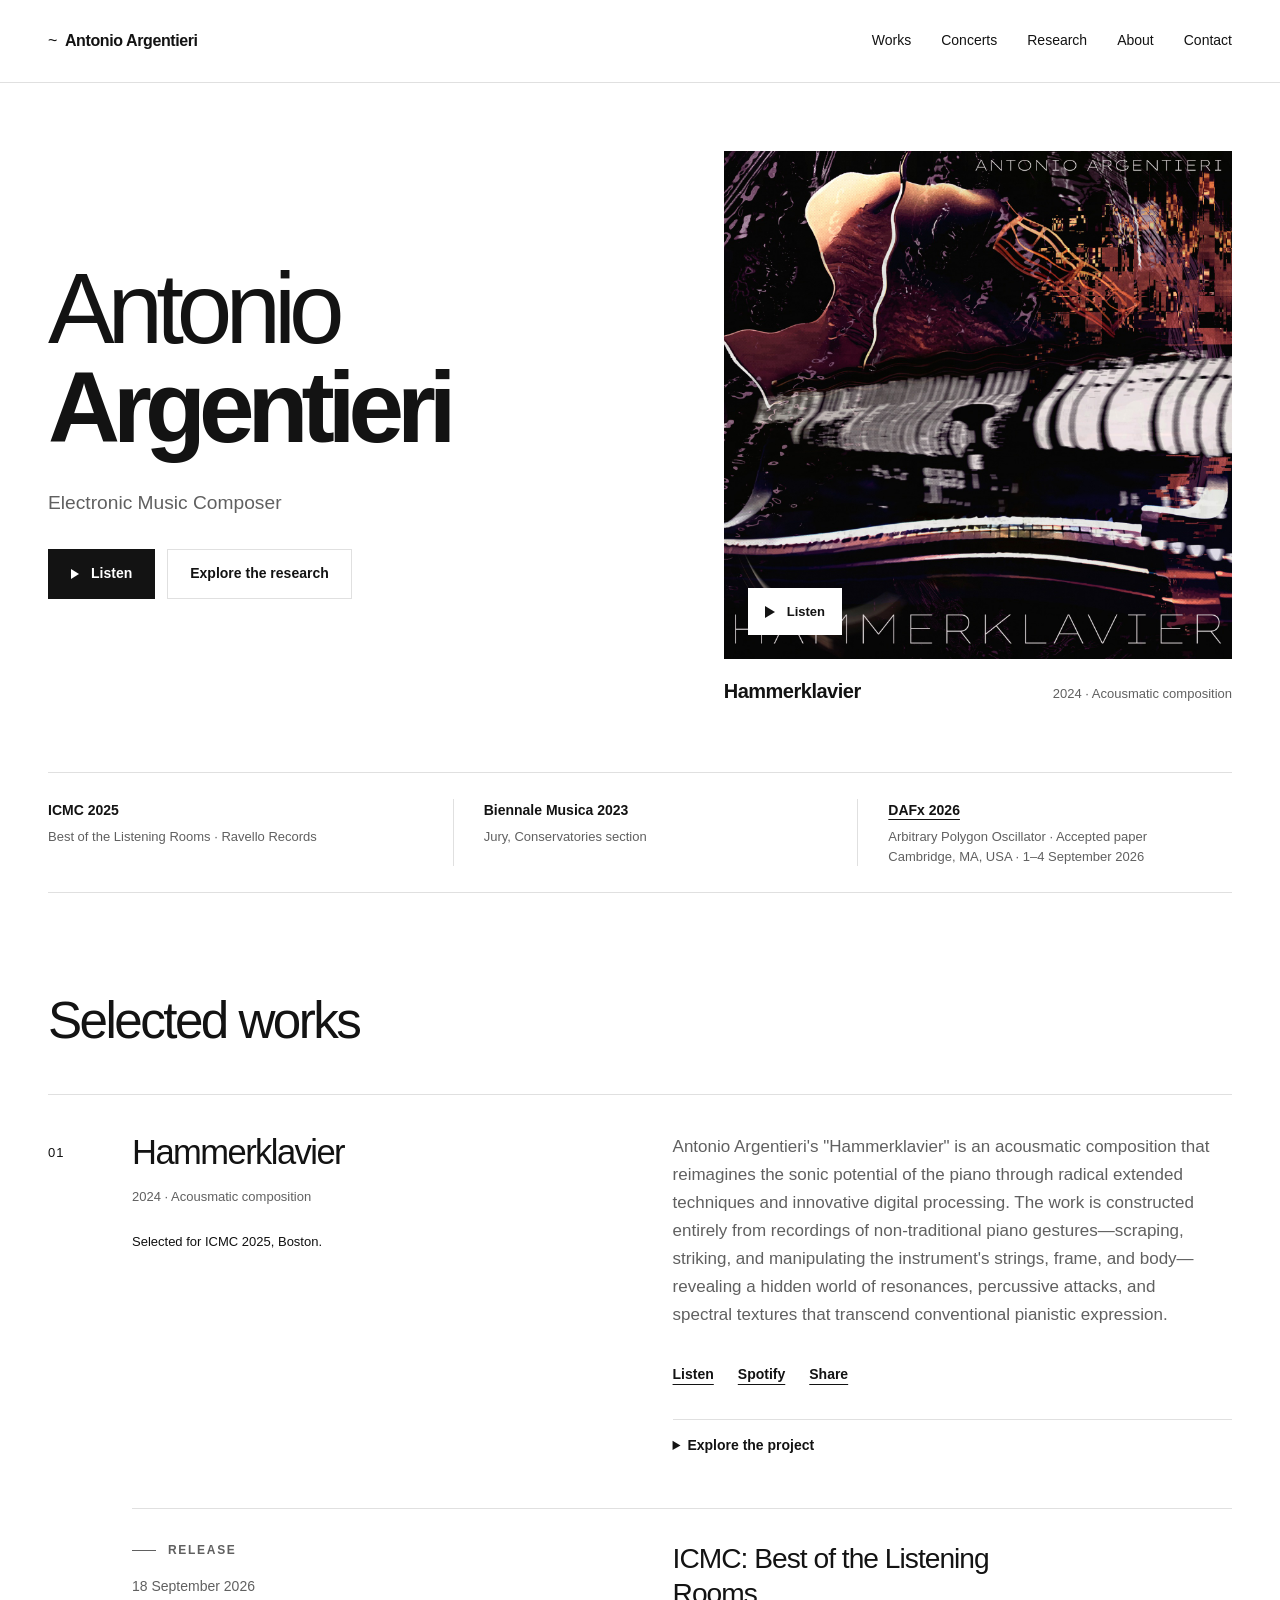
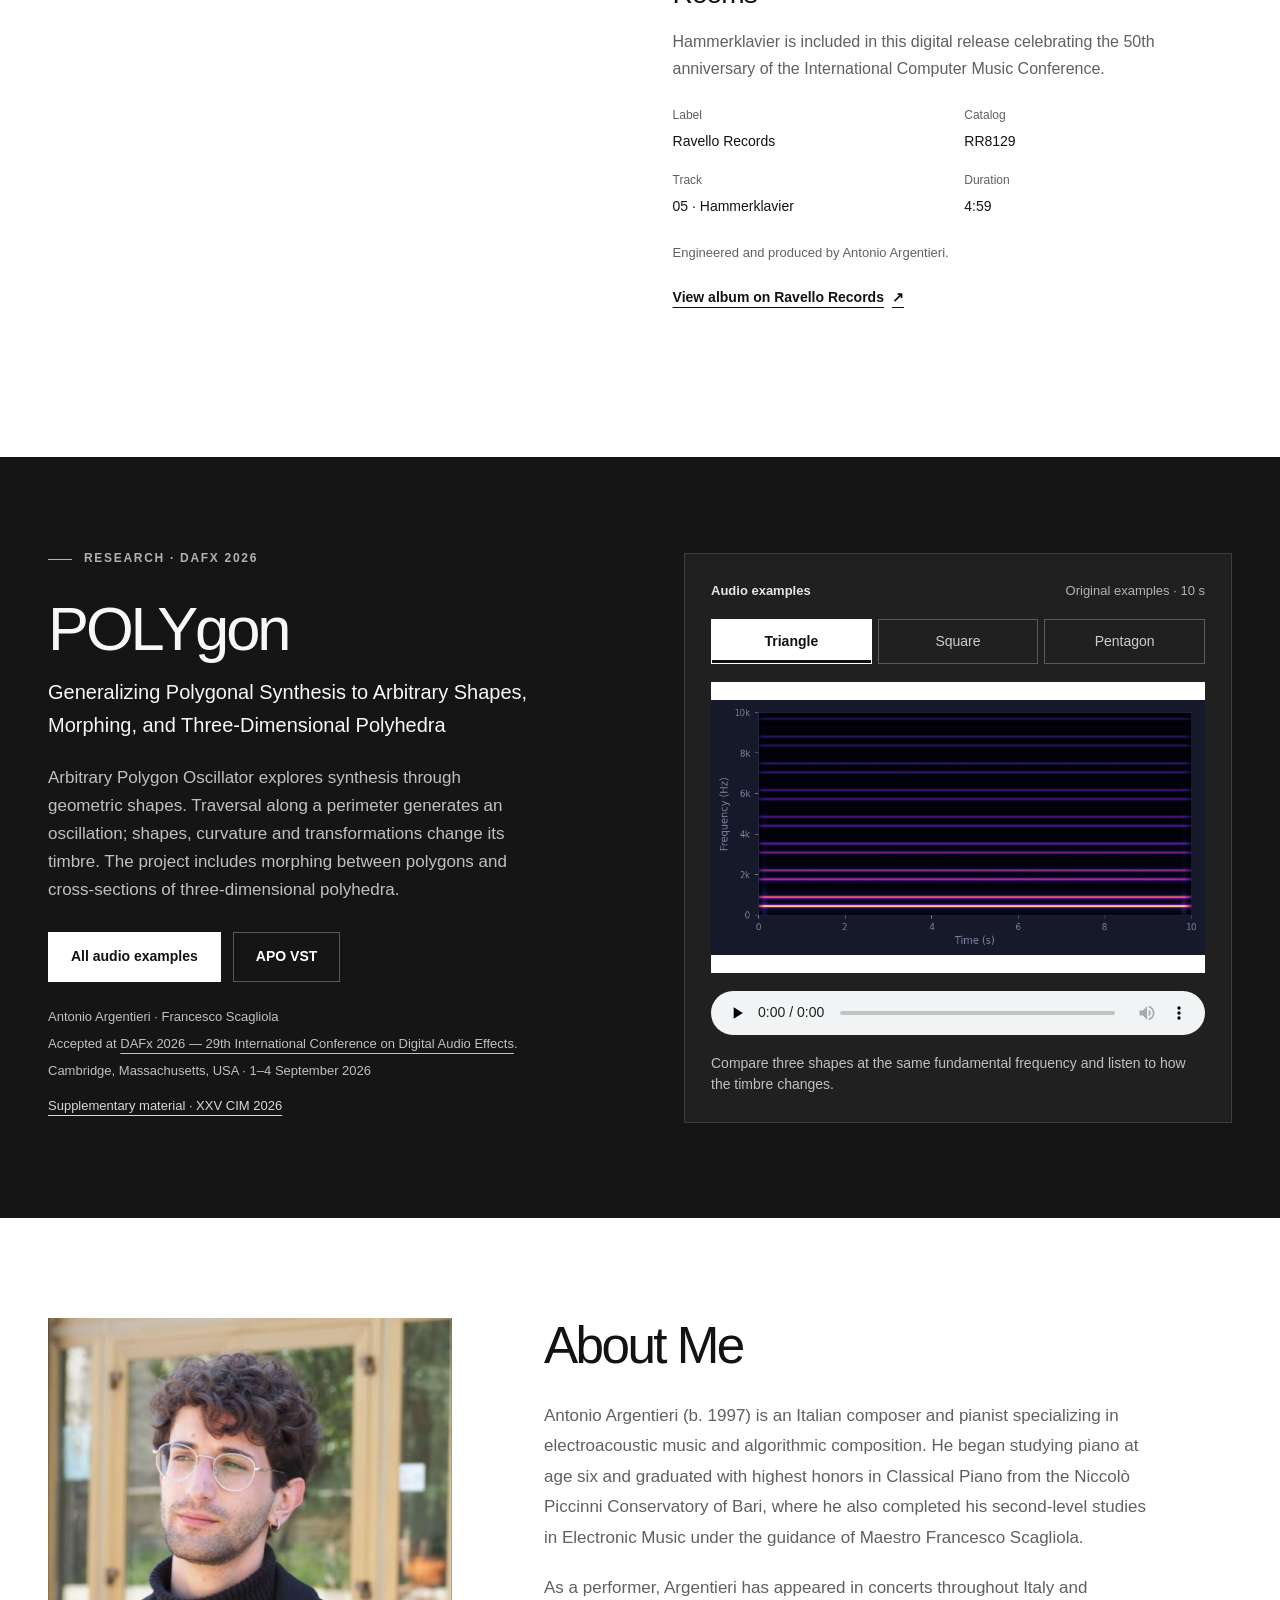
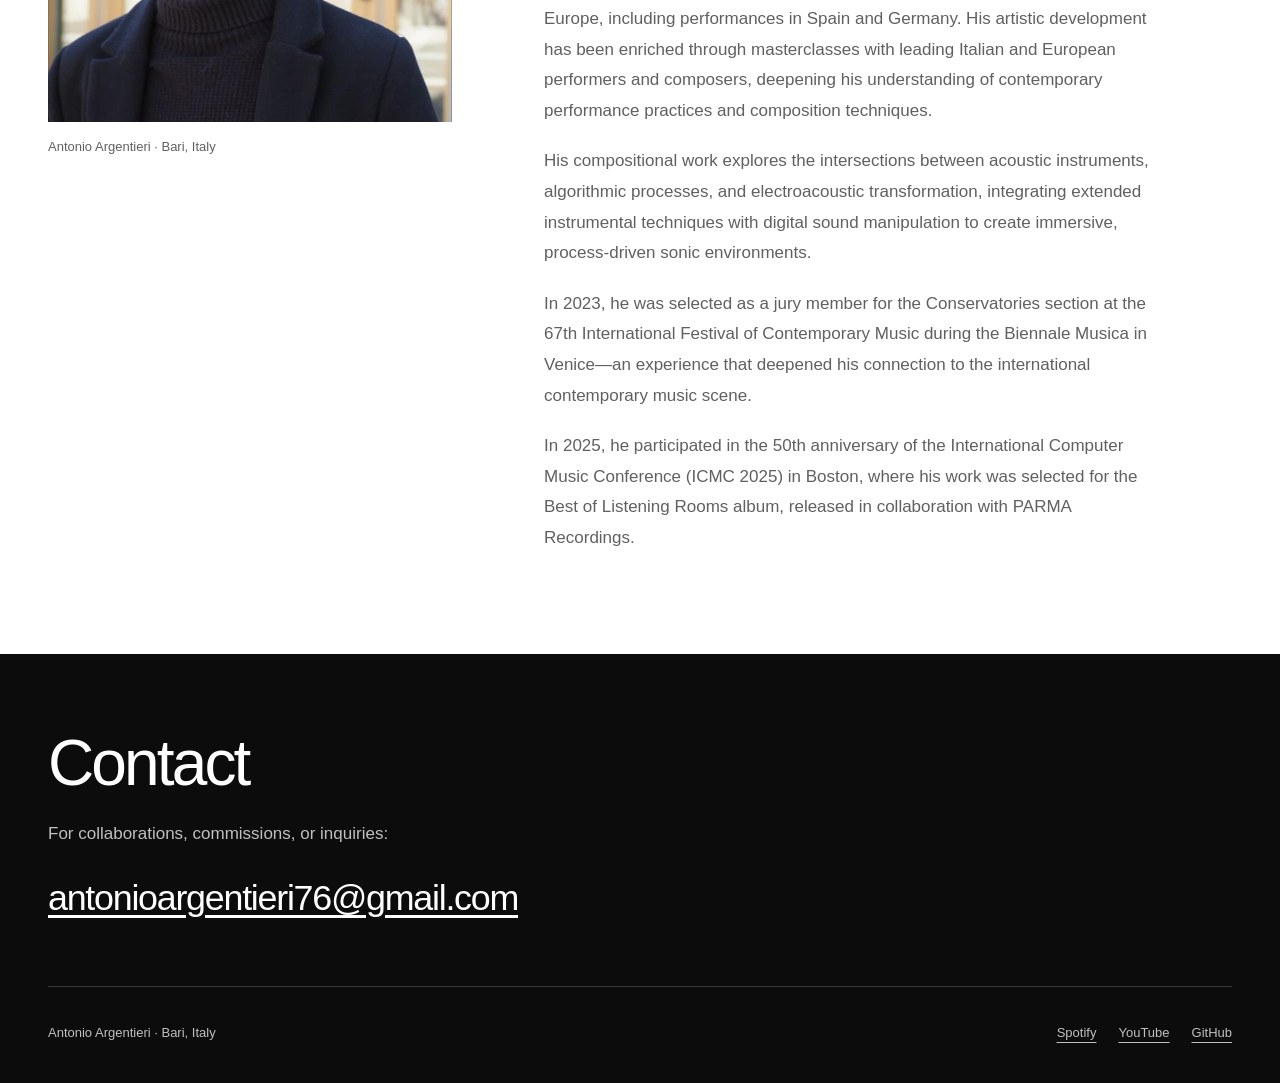
<file: index.html>
<!doctype html>
<html lang="en">
<head>
  <meta charset="utf-8">
  <meta name="viewport" content="width=device-width,initial-scale=1">
  <title>Antonio Argentieri — Composer, pianist and sound research</title>
  <meta name="description" content="Antonio Argentieri, composer and pianist. Electroacoustic music, algorithmic composition and sound research: listen to Hammerklavier and explore POLYgon.">

  <meta property="og:title" content="Antonio Argentieri — Composer, pianist and sound research">
  <meta property="og:description" content="Antonio Argentieri, composer and pianist. Electroacoustic music, algorithmic composition and sound research: listen to Hammerklavier and explore POLYgon.">
  <meta property="og:type" content="website">
  <meta property="og:image" content="https://www.antonioargentieri.com/logo.jpg">
  <meta property="og:image:width" content="1080">
  <meta property="og:image:height" content="1080">
  <link rel="icon" type="image/png" sizes="96x96" href="favicon-96x96.png">
  <link rel="apple-touch-icon" href="apple-touch-icon.png">
  <link rel="stylesheet" href="assets/site.css">
  <script src="assets/site.js" defer></script>
  <link rel="canonical" href="https://www.antonioargentieri.com/">
  <meta property="og:url" content="https://www.antonioargentieri.com/">
</head>
<body>
  <a class="skip-link" href="#main">Skip to content</a>
  <header class="site-header">
    <div class="wrap header-inner">
      <a class="wordmark" href="#home" aria-label="Antonio Argentieri, home"><span aria-hidden="true">~</span>Antonio Argentieri</a>
      <button class="menu-toggle" type="button" aria-label="Open navigation" aria-controls="main-nav" aria-expanded="false"><span></span><span></span></button>
      <nav class="main-nav" id="main-nav" aria-label="Main navigation">
        <a href="#works">Works</a>
        <a href="concerts.html">Concerts</a>
        <a href="#research">Research</a>
        <a href="#about">About</a>
        <a href="#contact">Contact</a>
      </nav>
    </div>
  </header>
  <main id="main">
    <section class="hero wrap" id="home" aria-labelledby="hero-title">
      <div class="hero-copy">
        <h1 id="hero-title"><span>Antonio</span><span>Argentieri</span></h1>
        <p class="hero-description">Electronic Music Composer</p>
        <div class="actions">
          <button class="button" type="button" data-open-player aria-label="Listen to Hammerklavier"><span class="play-symbol" aria-hidden="true"></span><span>Listen</span></button>
          <a class="button secondary" href="#research">Explore the research</a>
        </div>
      </div>
      <figure class="hero-feature">
        <button class="cover-button" type="button" data-open-player aria-label="Listen to Hammerklavier">
          <img src="hk.jpg" width="1600" height="1600" alt="Hammerklavier cover: a collage of piano and abstract forms" fetchpriority="high">
          <span class="cover-play"><span class="play-symbol" aria-hidden="true"></span><span>Listen</span></span>
        </button>
        <figcaption class="feature-caption"><strong>Hammerklavier</strong><span>2024 · Acousmatic composition</span></figcaption>
      </figure>
    </section>
    <div class="credentials wrap" aria-label="Selections and activities">
      <div><strong>ICMC 2025</strong><p>Best of the Listening Rooms · Ravello Records</p></div>
      <div><strong>Biennale Musica 2023</strong><p>Jury, Conservatories section</p></div>
      <div><strong><a href="https://dafx26.mit.edu/" target="_blank" rel="noopener noreferrer">DAFx 2026</a></strong><p>Arbitrary Polygon Oscillator · Accepted paper<br>Cambridge, MA, USA · 1–4 September 2026</p></div>
    </div>
    <section class="section wrap" id="works" aria-labelledby="works-title">
      <div class="section-heading"><h2 id="works-title">Selected works</h2></div>
      <article class="work" id="hammerklavier" aria-labelledby="hammer-title">
        <div class="work-row">
          <span class="work-number" aria-hidden="true">01</span>
          <div class="work-heading"><h3 id="hammer-title">Hammerklavier</h3><p class="work-meta">2024 · Acousmatic composition</p><p class="work-note">Selected for ICMC 2025, Boston.</p></div>
          <div class="work-body">
            <p>Antonio Argentieri's "Hammerklavier" is an acousmatic composition that reimagines the sonic potential of the piano through radical extended techniques and innovative digital processing. The work is constructed entirely from recordings of non-traditional piano gestures—scraping, striking, and manipulating the instrument's strings, frame, and body—revealing a hidden world of resonances, percussive attacks, and spectral textures that transcend conventional pianistic expression.</p>
            <div class="work-links"><button class="text-button" type="button" data-open-player aria-label="Listen to Hammerklavier">Listen</button><a class="text-link" href="https://open.spotify.com/intl-it/track/1ISvlD7ISfUVOuJvJNOZIa" target="_blank" rel="noopener noreferrer">Spotify</a><button class="text-button" type="button" data-share="hammerklavier">Share</button></div>
            <details class="project-detail"><summary>Explore the project</summary><div class="detail-copy"><div><p class="work-award">Selected for the 50th Anniversary of the International Computer Music Conference 2025 (<a href="https://icmc2025.sites.northeastern.edu/" target="_blank">ICMC 2025 Boston</a>)</p>
<p>Antonio Argentieri's "Hammerklavier" is an acousmatic composition that reimagines the sonic potential of the piano through radical extended techniques and innovative digital processing. The work is constructed entirely from recordings of non-traditional piano gestures—scraping, striking, and manipulating the instrument's strings, frame, and body—revealing a hidden world of resonances, percussive attacks, and spectral textures that transcend conventional pianistic expression.</p>
<p>At the core of Hammerklavier is a sophisticated computational approach: custom Wolfram Language algorithms are employed to deconstruct and recontextualize raw piano samples, generating intricate timbral mutations and gestural transformations. This algorithmic intervention allows for an organic evolution of sound, where the boundaries between the instrument's acoustic identity and its digitally abstracted counterpart become increasingly fluid.</p>
<p>The result is a dynamic, percussive soundscape that merges human intuition with machine-driven recomposition, offering a listening experience that is at once immersive and unpredictable. Rooted in the electroacoustic tradition, Hammerklavier engages deeply with questions of materiality and abstraction, exploring the tension between the tangible, physical properties of the piano and the intangible, ever-shifting sonic architectures created through digital processing.</p></div></div></details>
          </div>

          <section class="record-release" id="hammerklavier-release" aria-labelledby="release-title">
            <div class="release-label"><p class="eyebrow">Release</p><p class="release-date"><time datetime="2026-09-18">18 September 2026</time></p></div>
            <div class="release-content">
              <h4 id="release-title">ICMC: Best of the Listening Rooms</h4>
              <p>Hammerklavier is included in this digital release celebrating the 50th anniversary of the International Computer Music Conference.</p>
              <dl class="release-facts">
                <div><dt>Label</dt><dd>Ravello Records</dd></div>
                <div><dt>Catalog</dt><dd>RR8129</dd></div>
                <div><dt>Track</dt><dd>05 · Hammerklavier</dd></div>
                <div><dt>Duration</dt><dd>4:59</dd></div>
              </dl>
              <p class="release-credit">Engineered and produced by Antonio Argentieri.</p>
              <a class="text-link" href="https://www.ravellorecords.com/catalog/rr8129/" target="_blank" rel="noopener noreferrer">View album on Ravello Records <span aria-hidden="true">↗</span></a>
            </div>
          </section>
        </div>
      </article>
    </section>
    <section class="research" id="research" aria-labelledby="research-title">
      <div class="wrap">
        <div><p class="eyebrow">Research · DAFx 2026</p><h2 id="research-title">POLYgon</h2><p class="research-subtitle">Generalizing Polygonal Synthesis to Arbitrary Shapes, Morphing, and Three-Dimensional Polyhedra</p><p class="research-description">Arbitrary Polygon Oscillator explores synthesis through geometric shapes. Traversal along a perimeter generates an oscillation; shapes, curvature and transformations change its timbre. The project includes morphing between polygons and cross-sections of three-dimensional polyhedra.</p><div class="actions"><a class="button" href="polygon_demo/">All audio examples</a><a class="button secondary" href="apo.html">APO VST</a></div><p class="research-meta">Antonio Argentieri · Francesco Scagliola<br><span>Accepted at <a href="https://dafx26.mit.edu/" target="_blank" rel="noopener noreferrer">DAFx 2026 — 29th International Conference on Digital Audio Effects</a>.</span><br><span>Cambridge, Massachusetts, USA · 1–4 September 2026</span></p><a class="research-more" href="CIM_CompanionPage/">Supplementary material · XXV CIM 2026</a></div>
        <div class="sound-lab" aria-labelledby="lab-title"><p class="lab-heading"><strong id="lab-title">Audio examples</strong><span>Original examples · 10 s</span></p><div class="sample-controls" aria-label="Choose a shape"><button class="sample-choice" type="button" data-sample="triangle" aria-pressed="true">Triangle</button><button class="sample-choice" type="button" data-sample="square" aria-pressed="false">Square</button><button class="sample-choice" type="button" data-sample="pentagon" aria-pressed="false">Pentagon</button></div><figure class="sample-plot"><img id="sample-plot" src="polygon_demo/Graphs/triangle_equilateral.png" alt="Spectrogram: equilateral triangle" loading="lazy"></figure><audio id="sample-audio" controls preload="none" src="polygon_demo/triangle_equilateral.wav" aria-label="Audio example: equilateral triangle"></audio><p class="lab-caption">Compare three shapes at the same fundamental frequency and listen to how the timbre changes.</p></div>
      </div>
    </section>
    <section class="section wrap" id="about" aria-labelledby="about-title"><div class="about-grid"><figure class="portrait"><img src="profile.jpeg" width="640" height="640" alt="Portrait of Antonio Argentieri" loading="lazy"><figcaption>Antonio Argentieri · Bari, Italy</figcaption></figure><div class="about-content"><h2 id="about-title">About Me</h2><div class="biography-copy"><div><p>Antonio Argentieri (b. 1997) is an Italian composer and pianist specializing in electroacoustic music and algorithmic composition. He began studying piano at age six and graduated with highest honors in Classical Piano from the Niccolò Piccinni Conservatory of Bari, where he also completed his second-level studies in Electronic Music under the guidance of Maestro Francesco Scagliola.</p>
<p>As a performer, Argentieri has appeared in concerts throughout Italy and Europe, including performances in Spain and Germany. His artistic development has been enriched through masterclasses with leading Italian and European performers and composers, deepening his understanding of contemporary performance practices and composition techniques.</p>
<p>His compositional work explores the intersections between acoustic instruments, algorithmic processes, and electroacoustic transformation, integrating extended instrumental techniques with digital sound manipulation to create immersive, process-driven sonic environments.</p>
<p>In 2023, he was selected as a jury member for the Conservatories section at the 67th International Festival of Contemporary Music during the Biennale Musica in Venice—an experience that deepened his connection to the international contemporary music scene.</p>
<p>In 2025, he participated in the 50th anniversary of the International Computer Music Conference (ICMC 2025) in Boston, where his work was selected for the Best of Listening Rooms album, released in collaboration with PARMA Recordings.</p></div></div></div></div></section>
  </main>
  <footer class="contact" id="contact"><div class="wrap"><h2>Contact</h2><p class="contact-intro">For collaborations, commissions, or inquiries:</p><a class="email" href="mailto:antonioargentieri76@gmail.com">antonioargentieri76@gmail.com</a><div class="footer-bottom"><span>Antonio Argentieri · Bari, Italy</span><div class="footer-links"><a href="https://open.spotify.com/intl-it/track/1ISvlD7ISfUVOuJvJNOZIa" target="_blank" rel="noopener noreferrer">Spotify</a><a href="https://www.youtube.com/watch?v=ixNxX3ZA22g" target="_blank" rel="noopener noreferrer">YouTube</a><a href="https://github.com/antonioargentieri1/Arbitrary_Polygon_Oscillator" target="_blank" rel="noopener noreferrer">GitHub</a></div></div></div></footer>
  <dialog class="player-dialog" id="player-dialog" aria-labelledby="player-title"><div class="player-top"><h2 id="player-title">Hammerklavier · Antonio Argentieri</h2><button class="close-player" type="button">Close</button></div><div class="video-container" id="video-container"></div><div class="player-bottom"><a href="https://www.youtube.com/watch?v=ixNxX3ZA22g" target="_blank" rel="noopener noreferrer">Open on YouTube</a><a href="https://open.spotify.com/intl-it/track/1ISvlD7ISfUVOuJvJNOZIa" target="_blank" rel="noopener noreferrer">Open on Spotify</a></div></dialog>
  <div class="notification" id="notification" role="status" aria-live="polite" hidden></div>
</body>
</html>
</file>
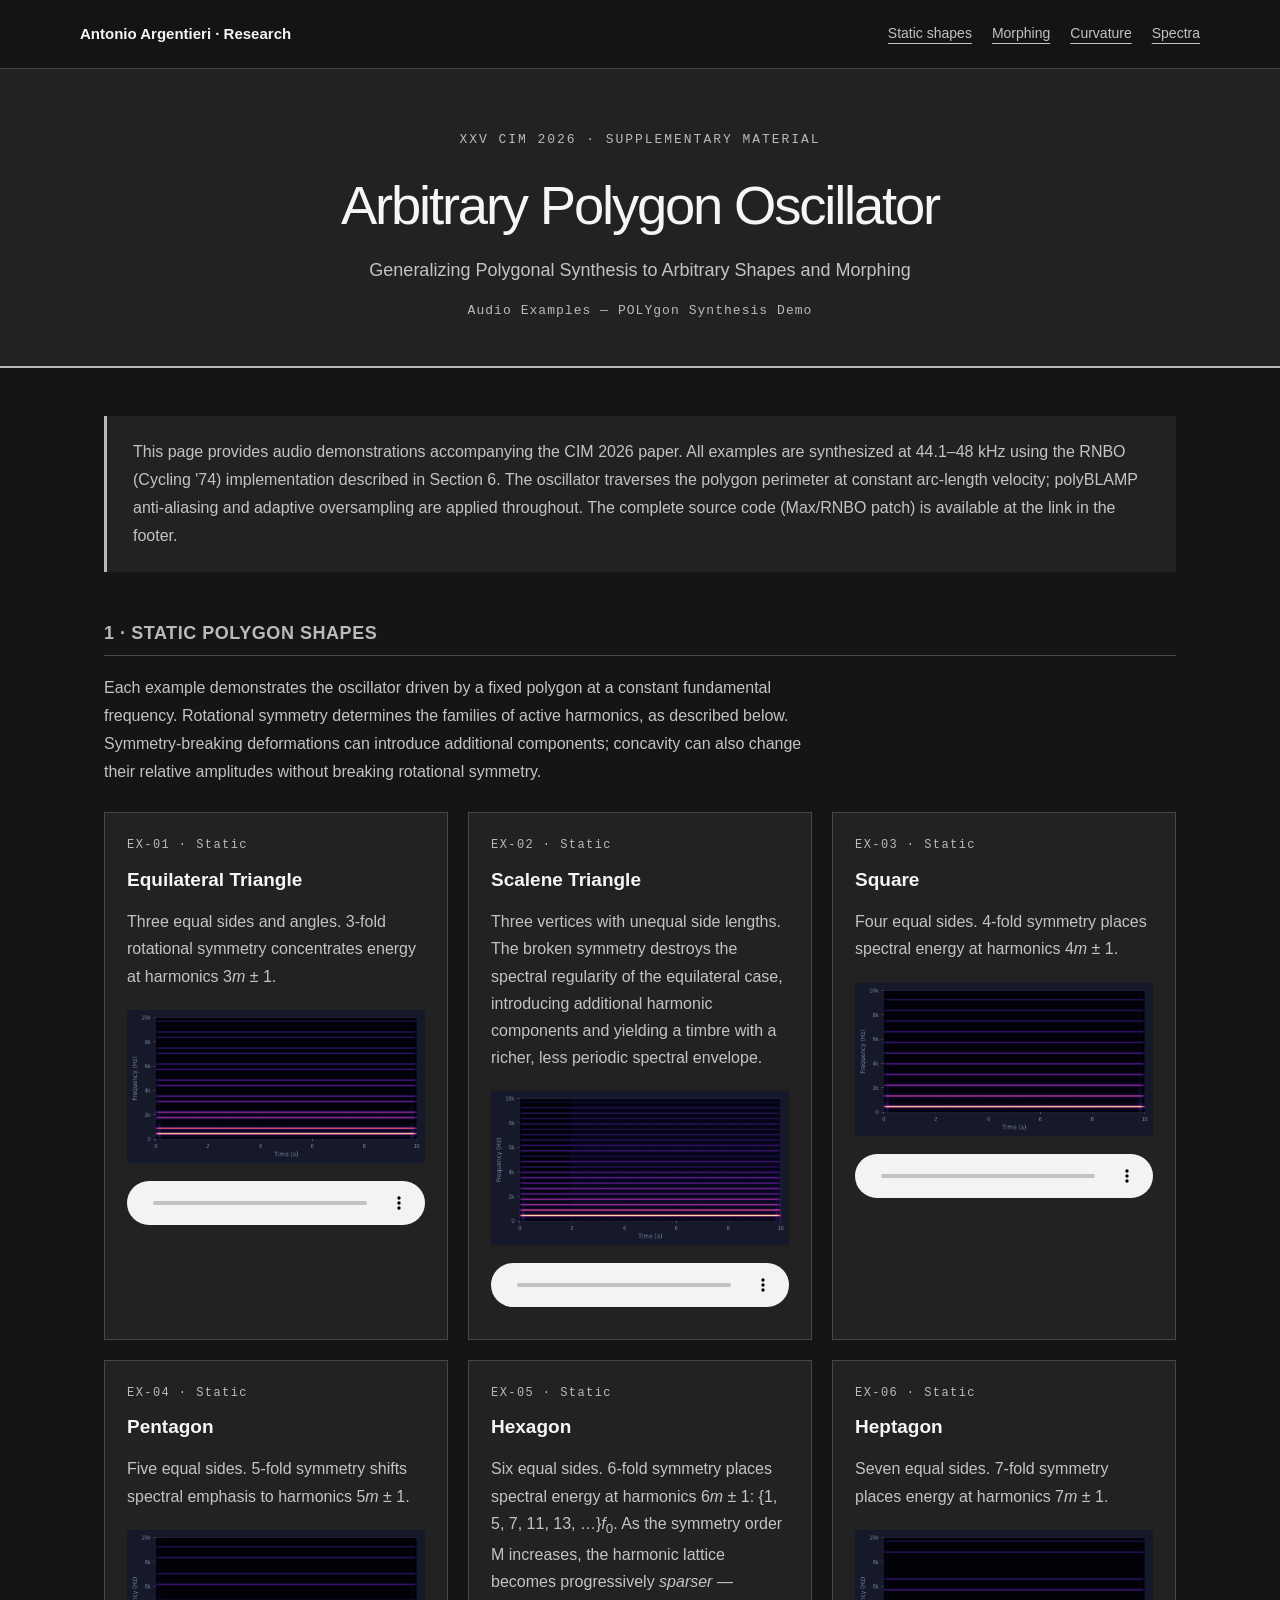
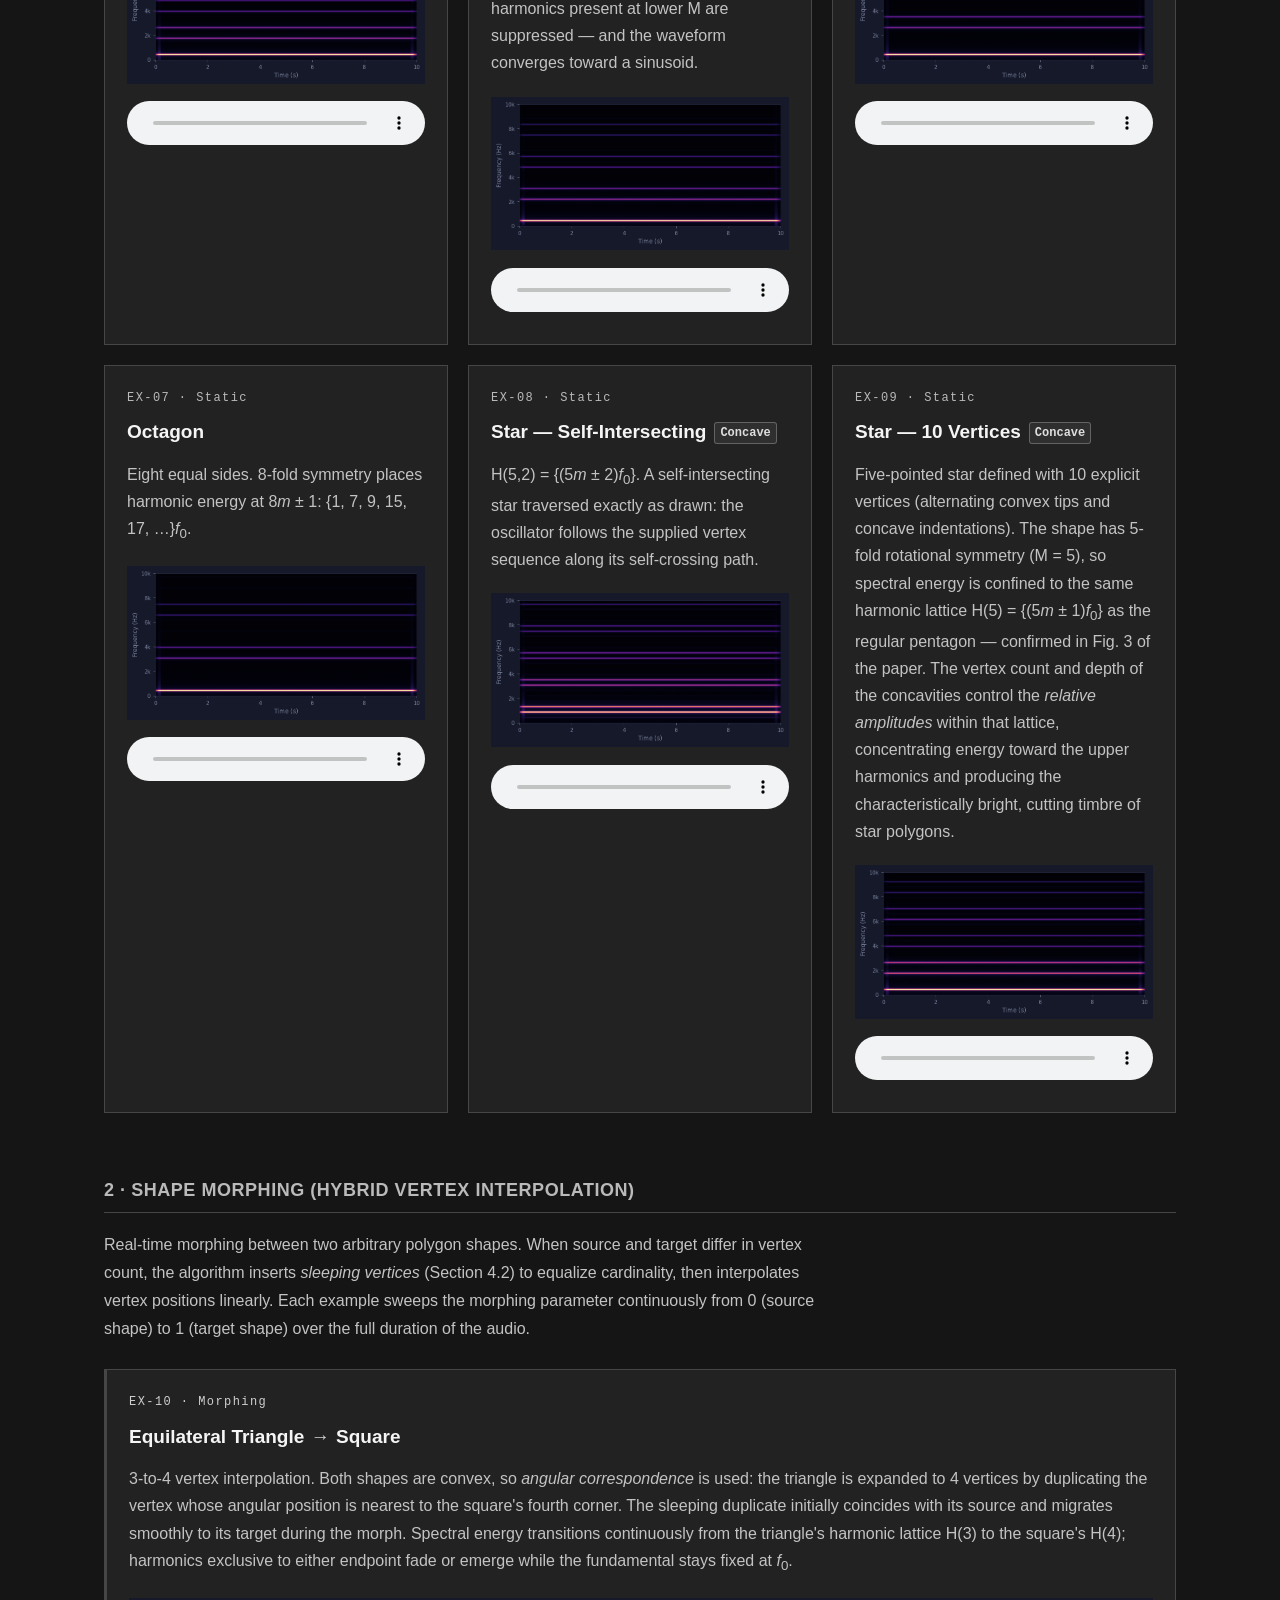
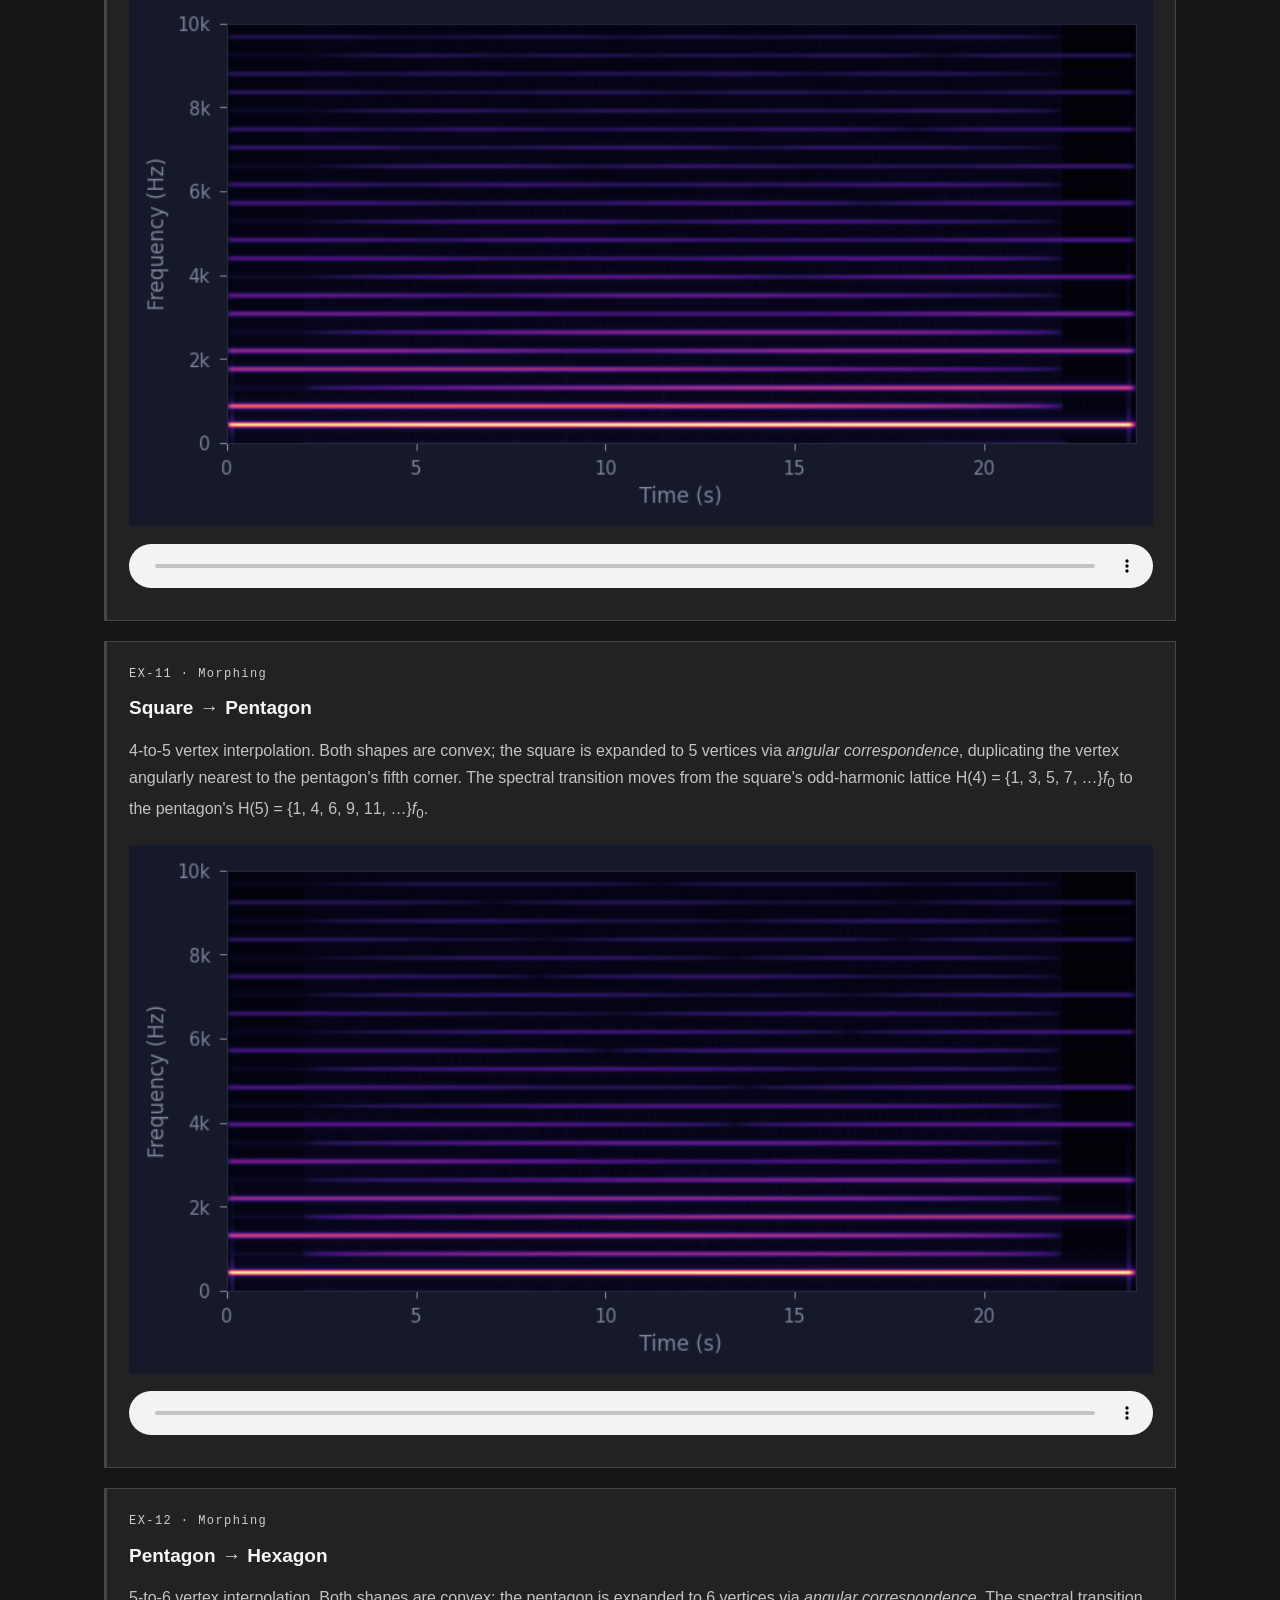
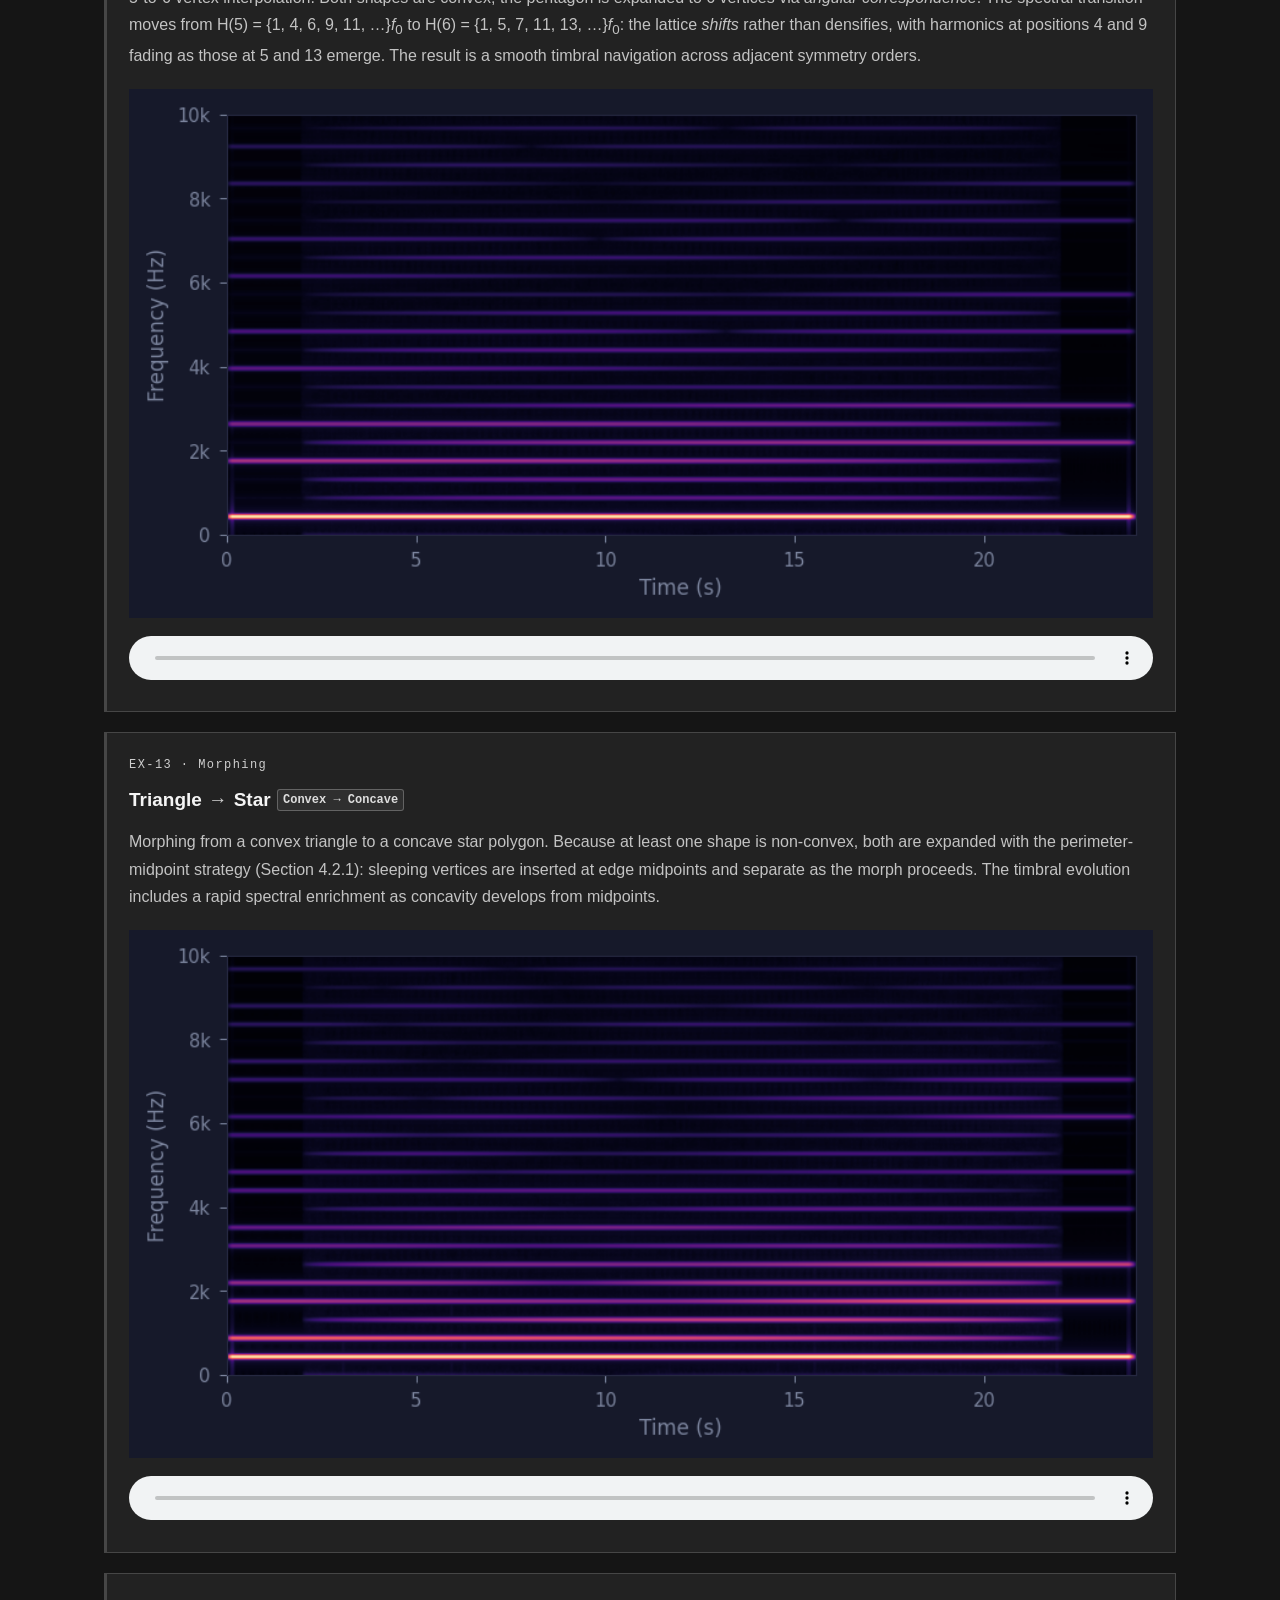
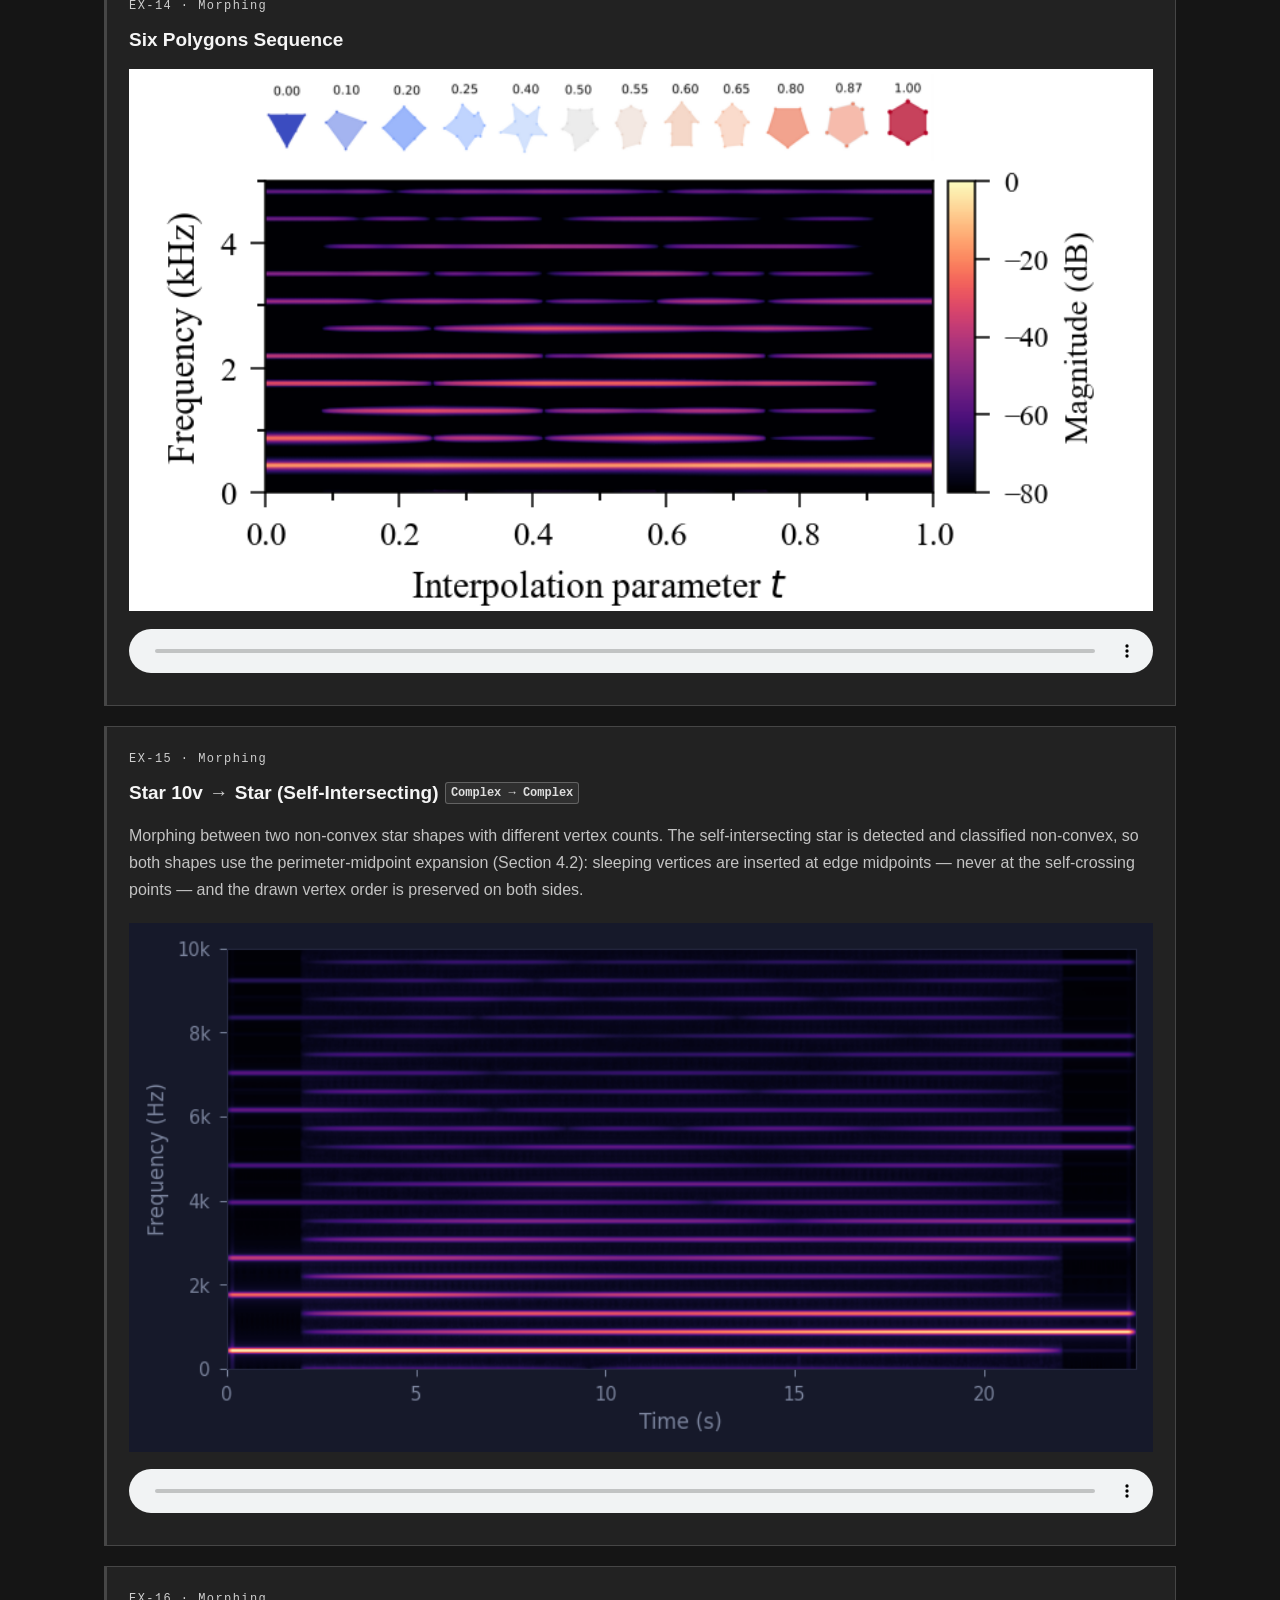
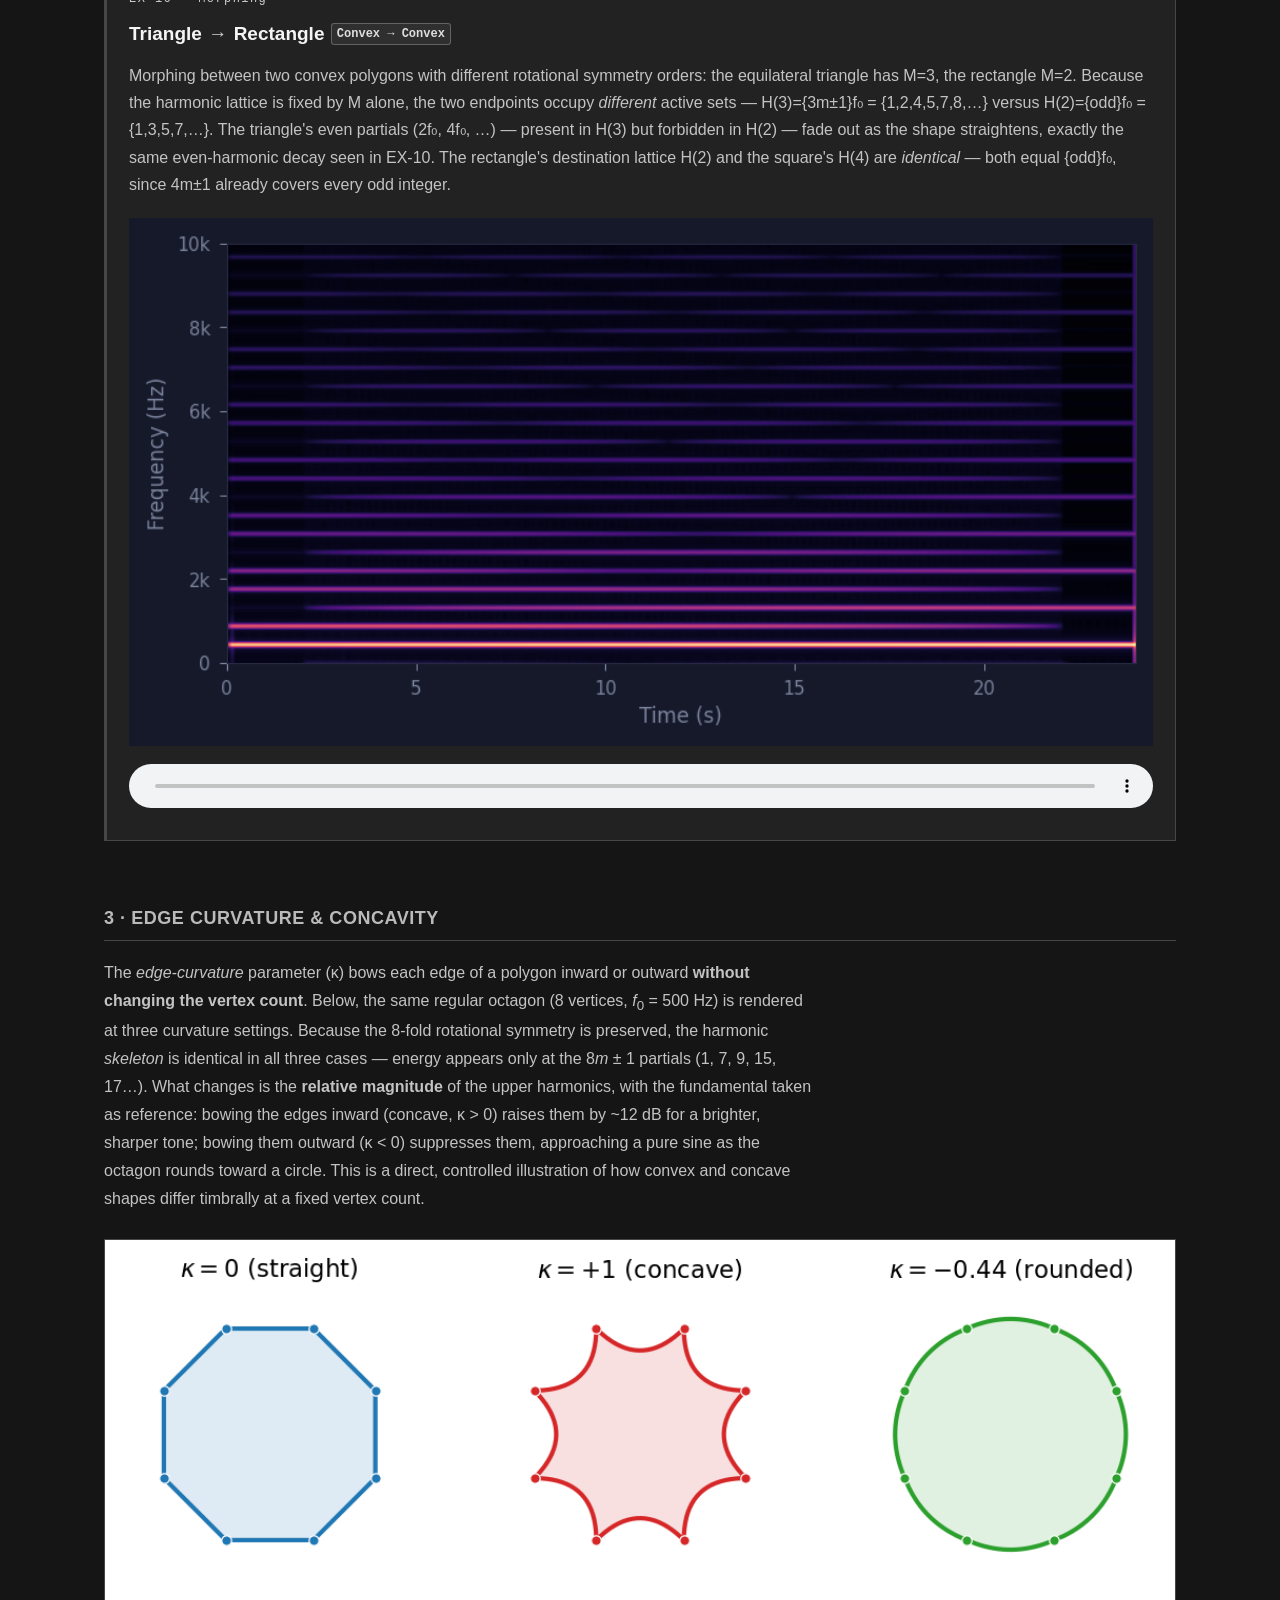
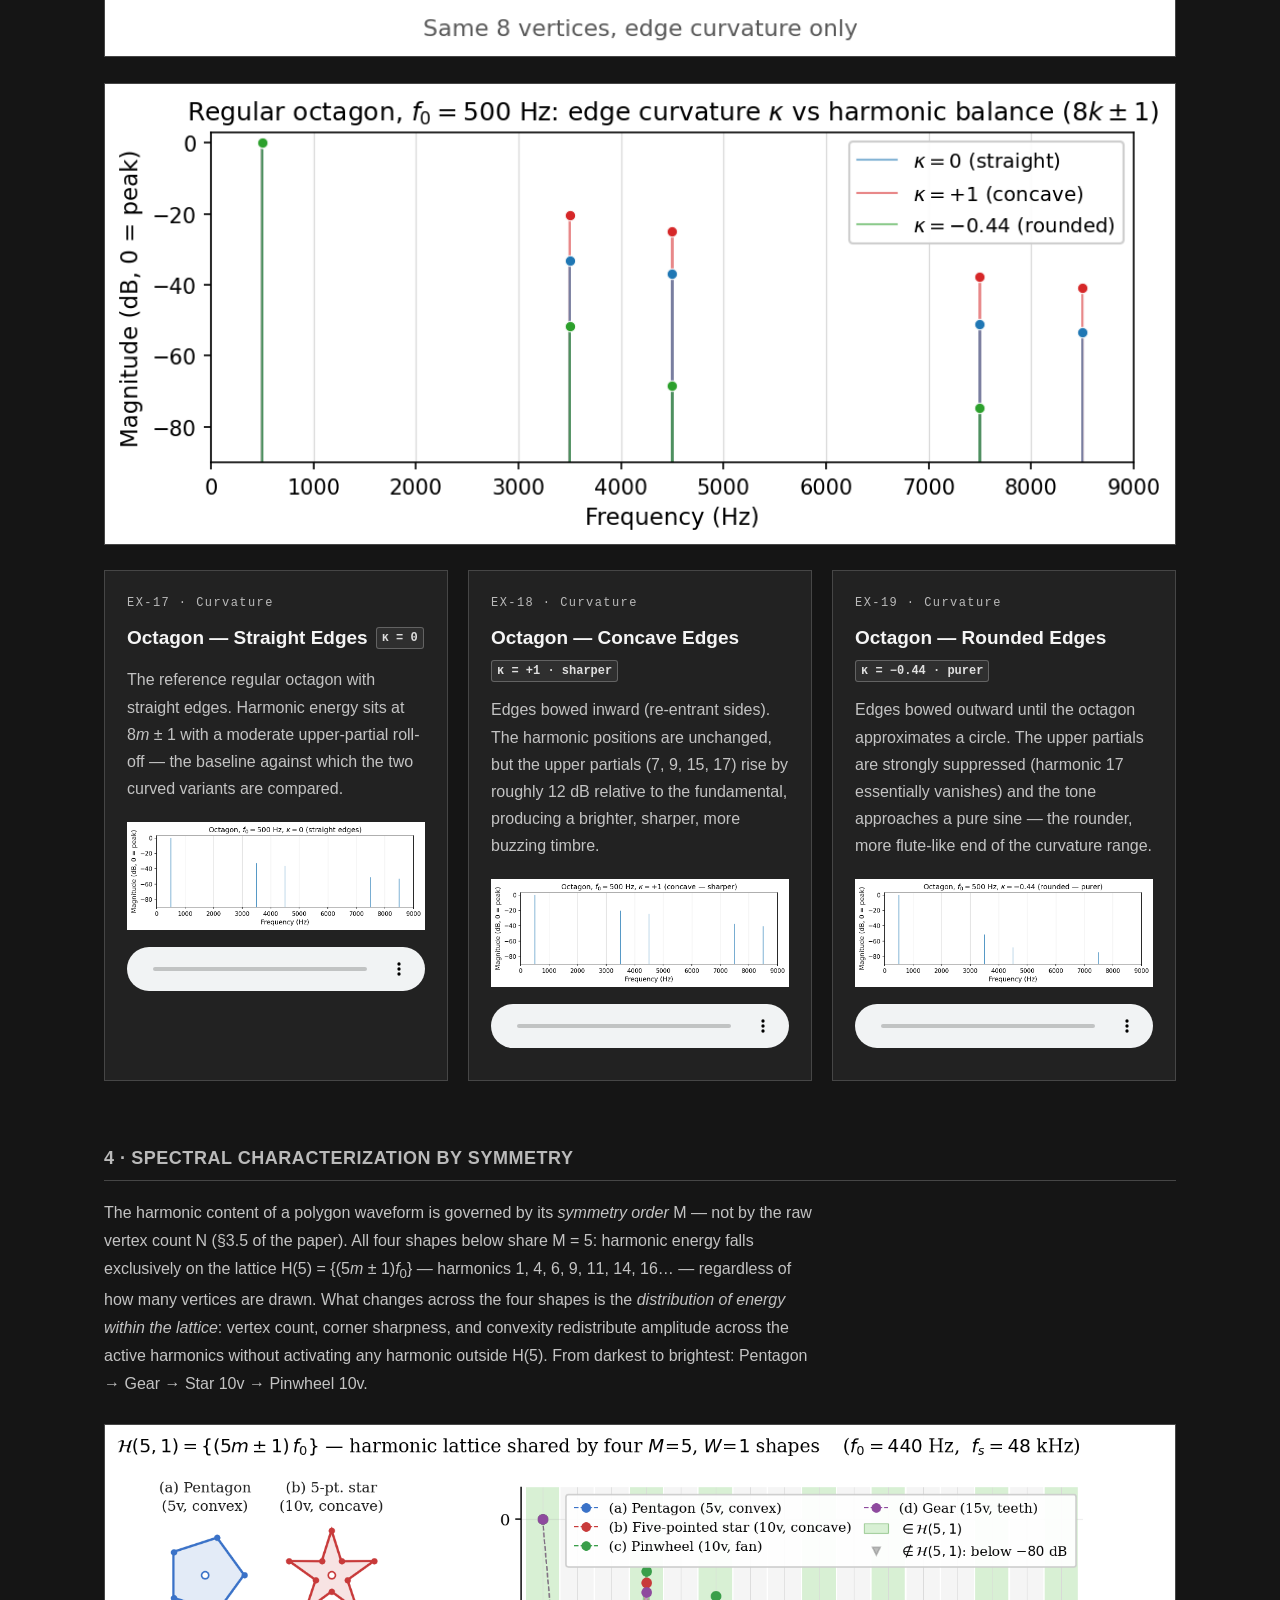
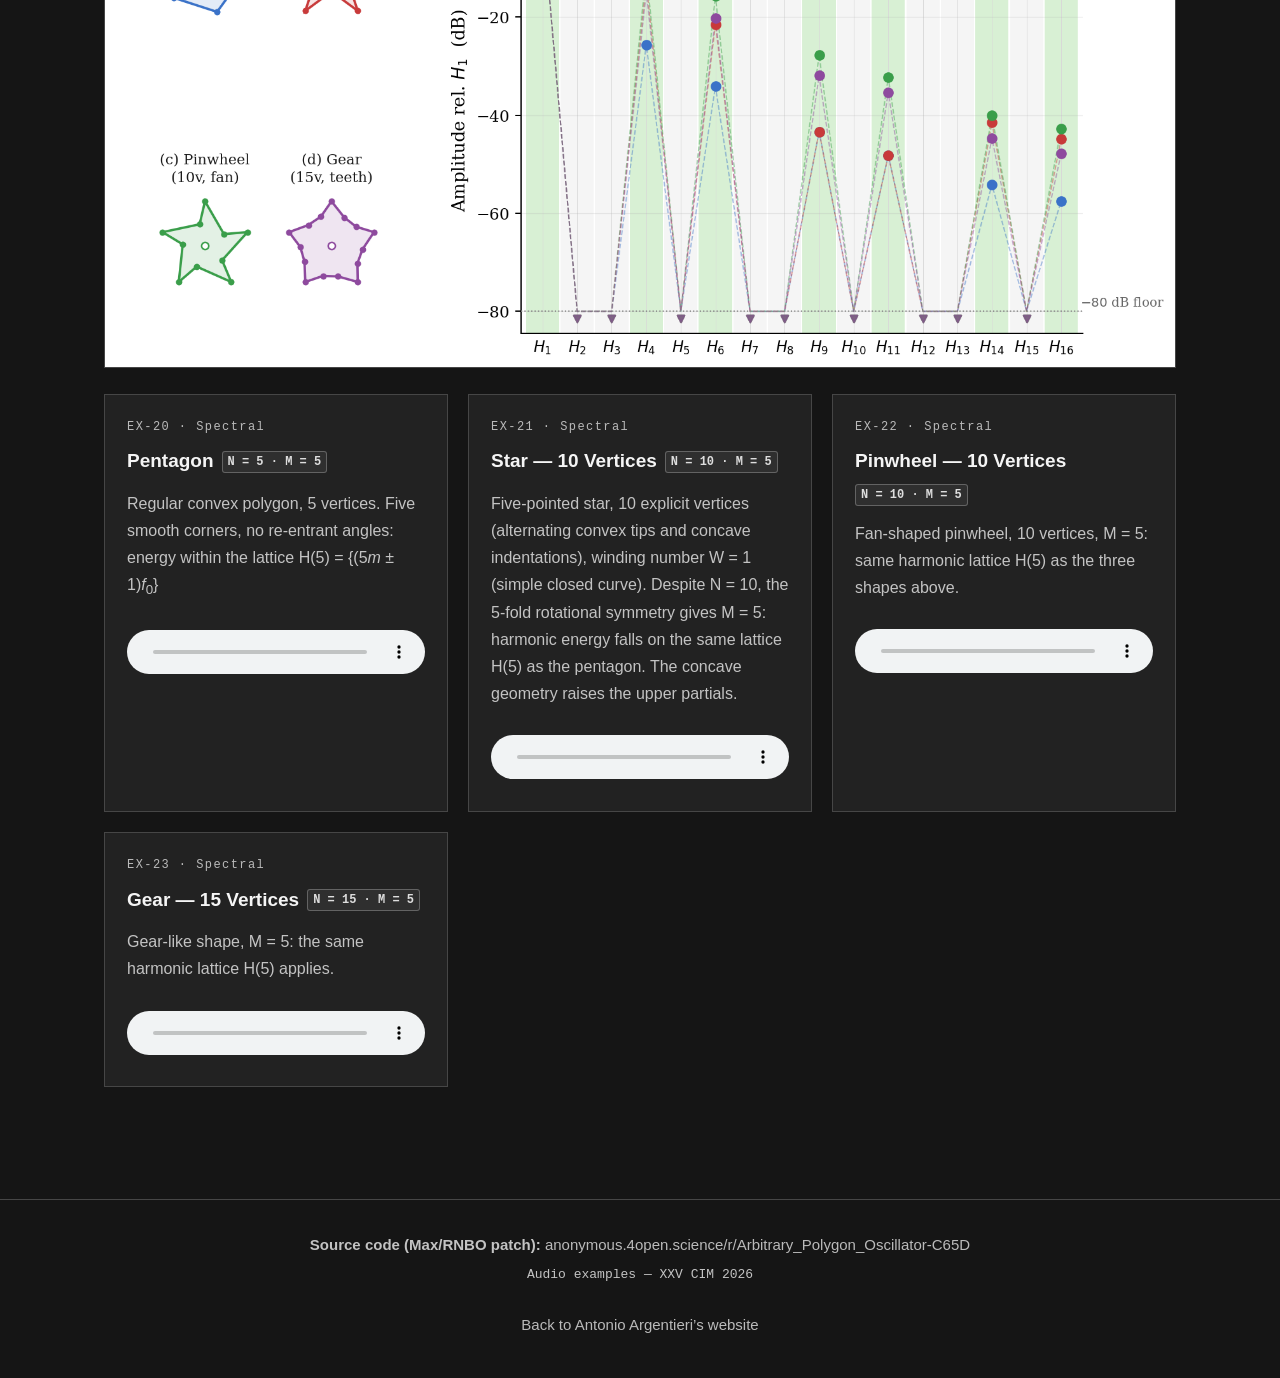
<file: CIM_CompanionPage/index.html>
<!DOCTYPE html>
<html lang="en">
<head>
  <meta charset="UTF-8">
  <meta name="viewport" content="width=device-width, initial-scale=1.0">
  <title>POLYgon Oscillator — Audio Examples | XXV CIM 2026</title>
  <style>
    :root {
      --bg: #0f1117;
      --surface: #16192a;
      --border: #252840;
      --accent: #5b8dee;
      --accent2: #3ecf8e;
      --text: #dde2f0;
      --muted: #7a839c;
    }

    * { box-sizing: border-box; margin: 0; padding: 0; }

    body {
      font-family: 'Georgia', 'Times New Roman', serif;
      background: var(--bg);
      color: var(--text);
      line-height: 1.75;
      font-size: 15px;
    }

    /* ─── Header ─── */
    header {
      background: var(--surface);
      border-bottom: 2px solid var(--accent);
      padding: 2.8rem 2rem 2.2rem;
      text-align: center;
    }
    header .label {
      font-family: 'Courier New', monospace;
      font-size: 0.7rem;
      letter-spacing: .15em;
      color: var(--accent);
      text-transform: uppercase;
      margin-bottom: .8rem;
    }
    header h1 {
      font-size: 1.55rem;
      font-weight: bold;
      color: var(--text);
      letter-spacing: .04em;
      margin-bottom: .5rem;
      line-height: 1.3;
    }
    header .subtitle {
      font-style: italic;
      font-size: .95rem;
      color: var(--muted);
      margin-bottom: .9rem;
    }
    header .venue {
      font-size: .8rem;
      color: var(--accent);
      letter-spacing: .08em;
      font-family: 'Courier New', monospace;
    }

    /* ─── Container ─── */
    .container { max-width: 880px; margin: 0 auto; padding: 2.5rem 2rem; }

    /* ─── Intro ─── */
    .intro {
      background: var(--surface);
      border-left: 3px solid var(--accent);
      padding: 1.1rem 1.4rem;
      margin-bottom: 3rem;
      font-size: .88rem;
      color: var(--muted);
      line-height: 1.7;
    }

    /* ─── Sections ─── */
    section { margin-bottom: 3.5rem; }
    section h2 {
      font-size: 1.05rem;
      color: var(--accent);
      text-transform: uppercase;
      letter-spacing: .08em;
      border-bottom: 1px solid var(--border);
      padding-bottom: .5rem;
      margin-bottom: .9rem;
    }
    .section-desc {
      font-size: .87rem;
      color: var(--muted);
      margin-bottom: 1.8rem;
      max-width: 72ch;
    }

    /* ─── Cards ─── */
    .shape-grid {
      display: grid;
      grid-template-columns: repeat(auto-fill, minmax(340px, 1fr));
      gap: 1rem;
    }
    .card {
      background: var(--surface);
      border: 1px solid var(--border);
      border-radius: 6px;
      padding: 1.1rem 1.3rem 1.2rem;
      transition: border-color .2s;
    }
    .card:hover { border-color: var(--accent); }
    .card .ex-id {
      font-family: 'Courier New', monospace;
      font-size: .68rem;
      letter-spacing: .12em;
      color: var(--accent);
      margin-bottom: .25rem;
    }
    .card h3 {
      font-size: .98rem;
      color: var(--text);
      margin-bottom: .4rem;
      display: flex;
      align-items: center;
      gap: .5rem;
      flex-wrap: wrap;
    }
    .card p {
      font-size: .81rem;
      color: var(--muted);
      margin-bottom: .85rem;
      line-height: 1.55;
    }

    /* ─── Morph stack ─── */
    .morph-stack { display: flex; flex-direction: column; gap: 1rem; }
    .morph-card {
      background: var(--surface);
      border: 1px solid var(--border);
      border-left: 3px solid var(--accent2);
      border-radius: 6px;
      padding: 1.1rem 1.4rem 1.2rem;
      transition: border-color .2s;
    }
    .morph-card:hover { border-color: var(--accent2); border-left-color: var(--accent2); }
    .morph-card .ex-id {
      font-family: 'Courier New', monospace;
      font-size: .68rem;
      letter-spacing: .12em;
      color: var(--accent2);
      margin-bottom: .25rem;
    }
    .morph-card h3 {
      font-size: .98rem;
      color: var(--text);
      margin-bottom: .4rem;
      display: flex;
      align-items: center;
      gap: .4rem;
      flex-wrap: wrap;
    }
    .morph-card p {
      font-size: .81rem;
      color: var(--muted);
      margin-bottom: .85rem;
      line-height: 1.55;
    }

    /* ─── Tags / arrows ─── */
    .arrow { color: var(--accent2); font-weight: bold; }
    .tag {
      font-size: .63rem;
      font-family: 'Courier New', monospace;
      background: rgba(91,141,238,.12);
      color: var(--accent);
      border: 1px solid rgba(91,141,238,.28);
      border-radius: 3px;
      padding: 1px 5px;
      vertical-align: middle;
    }
    .tag.green {
      background: rgba(62,207,142,.1);
      color: var(--accent2);
      border-color: rgba(62,207,142,.25);
    }
    .tag.warm {
      background: rgba(240,101,74,.12);
      color: #f0654a;
      border-color: rgba(240,101,74,.30);
    }

    /* ─── Comparison figure ─── */
    .compare-fig {
      width: 100%;
      height: auto;
      border: 1px solid var(--border);
      border-radius: 6px;
      margin-bottom: 1.6rem;
      display: block;
    }

    /* ─── Spectrogram + audio ─── */
    .spectrogram {
      width: 100%;
      height: auto;
      border-radius: 4px;
      margin-bottom: .6rem;
      display: block;
    }
    audio {
      width: 100%;
      height: 34px;
      border-radius: 4px;
      accent-color: var(--accent);
    }

    /* ─── Footer ─── */
    footer {
      border-top: 1px solid var(--border);
      padding: 2rem;
      text-align: center;
      font-size: .82rem;
      color: var(--muted);
    }
    footer a { color: var(--accent); text-decoration: none; }
    footer a:hover { text-decoration: underline; }
    footer .doi { margin-top: .4rem; font-family: 'Courier New', monospace; font-size: .75rem; }
  </style>
<link rel="icon" href="../favicon-96x96.png">
<link rel="stylesheet" href="../assets/companion.css">
<script src="../assets/companion.js" defer></script>
  <link rel="canonical" href="https://www.antonioargentieri.com/CIM_CompanionPage/">
  <meta property="og:url" content="https://www.antonioargentieri.com/CIM_CompanionPage/">
</head>
<body>
<nav class="companion-nav" aria-label="Page navigation"><a href="../index.html#research">Antonio Argentieri · Research</a><div class="companion-toc"><a href="#static-shapes">Static shapes</a><a href="#morphing">Morphing</a><a href="#curvature">Curvature</a><a href="#spectral">Spectra</a></div></nav>

<header>
  <div class="label">XXV CIM 2026 · Supplementary Material</div>
  <h1>Arbitrary Polygon Oscillator</h1>
  <p class="subtitle">
    Generalizing Polygonal Synthesis to Arbitrary Shapes and Morphing
  </p>
  <div class="venue">Audio Examples — POLYgon Synthesis Demo</div>
</header>

<div class="container">

  <div class="intro">
    This page provides audio demonstrations accompanying the CIM 2026 paper.
    All examples are synthesized at 44.1–48 kHz using the RNBO (Cycling '74) implementation
    described in Section 6. The oscillator traverses the polygon perimeter at constant
    arc-length velocity; polyBLAMP anti-aliasing and adaptive oversampling are applied
    throughout. The complete source code (Max/RNBO patch) is available at the link in the footer.
  </div>

  <!-- ── Section 1: Static shapes ─────────────────────────────────── -->
  <section id="static-shapes">
    <h2>1 · Static Polygon Shapes</h2>
    <p class="section-desc">Each example demonstrates the oscillator driven by a fixed polygon at a constant fundamental frequency. Rotational symmetry determines the families of active harmonics, as described below. Symmetry-breaking deformations can introduce additional components; concavity can also change their relative amplitudes without breaking rotational symmetry.</p>

    <div class="shape-grid">

      <div class="card">
        <div class="ex-id">EX-01 · Static</div>
        <h3>Equilateral Triangle</h3>
        <p>Three equal sides and angles. 3-fold rotational symmetry concentrates energy at
        harmonics 3<em>m</em> ± 1.</p>
        <img loading="lazy" class="spectrogram" src="Graphs/triangle_equilateral.png" alt="spectrogram">
        <audio controls preload="none" src="triangle_equilateral.wav"></audio>
      </div>

      <div class="card">
        <div class="ex-id">EX-02 · Static</div>
        <h3>Scalene Triangle</h3>
        <p>Three vertices with unequal side lengths. The broken symmetry destroys the spectral
        regularity of the equilateral case, introducing additional harmonic components and
        yielding a timbre with a richer, less periodic spectral envelope.</p>
        <img loading="lazy" class="spectrogram" src="Graphs/triangle_scalene.png" alt="spectrogram">
        <audio controls preload="none" src="triangle_scalene.wav"></audio>
      </div>

      <div class="card">
        <div class="ex-id">EX-03 · Static</div>
        <h3>Square</h3>
        <p>Four equal sides. 4-fold symmetry places spectral energy at harmonics
        4<em>m</em> ± 1.</p>
        <img loading="lazy" class="spectrogram" src="Graphs/square.png" alt="spectrogram">
        <audio controls preload="none" src="square.wav"></audio>
      </div>

      <div class="card">
        <div class="ex-id">EX-04 · Static</div>
        <h3>Pentagon</h3>
        <p>Five equal sides. 5-fold symmetry shifts spectral emphasis to harmonics
        5<em>m</em> ± 1.</p>
        <img loading="lazy" class="spectrogram" src="Graphs/pentagon.png" alt="spectrogram">
        <audio controls preload="none" src="pentagon.wav"></audio>
      </div>

      <div class="card">
        <div class="ex-id">EX-05 · Static</div>
        <h3>Hexagon</h3>
        <p>Six equal sides. 6-fold symmetry places spectral energy at harmonics
        6<em>m</em> ± 1: {1, 5, 7, 11, 13, …}<em>f</em><sub>0</sub>. As the symmetry
        order M increases, the harmonic lattice becomes progressively <em>sparser</em> —
        harmonics present at lower M are suppressed — and the waveform converges toward a
        sinusoid.</p>
        <img loading="lazy" class="spectrogram" src="Graphs/hexagon.png" alt="spectrogram">
        <audio controls preload="none" src="hexagon.wav"></audio>
      </div>

      <div class="card">
        <div class="ex-id">EX-06 · Static</div>
        <h3>Heptagon</h3>
        <p>Seven equal sides. 7-fold symmetry places energy at harmonics
        7<em>m</em> ± 1.</p>
        <img loading="lazy" class="spectrogram" src="Graphs/heptagon.png" alt="spectrogram">
        <audio controls preload="none" src="heptagon.wav"></audio>
      </div>

      <div class="card">
        <div class="ex-id">EX-07 · Static</div>
        <h3>Octagon</h3>
        <p>Eight equal sides. 8-fold symmetry places harmonic energy at
        8<em>m</em> ± 1: {1, 7, 9, 15, 17, …}<em>f</em><sub>0</sub>.</p>
        <img loading="lazy" class="spectrogram" src="Graphs/octagon.png" alt="spectrogram">
        <audio controls preload="none" src="octagon.wav"></audio>
      </div>

      <div class="card">
        <div class="ex-id">EX-08 · Static</div>
        <h3>Star — Self-Intersecting <span class="tag green">Concave</span></h3>
        <p>
            H(5,2) =  {(5<em>m</em> ± 2)<em>f</em><sub>0</sub>}. A self-intersecting star traversed exactly as drawn: the oscillator follows the
            supplied vertex sequence along its self-crossing path.
        </p>
        <img loading="lazy" class="spectrogram" src="Graphs/star_s_i.png" alt="spectrogram">
        <audio controls preload="none" src="star_s_i.wav"></audio>
      </div>

      <div class="card">
        <div class="ex-id">EX-09 · Static</div>
        <h3>Star — 10 Vertices <span class="tag green">Concave</span></h3>
        <p>Five-pointed star defined with 10 explicit vertices (alternating convex tips and
        concave indentations). The shape has 5-fold rotational symmetry (M = 5), so spectral
        energy is confined to the same harmonic lattice
        H(5) = {(5<em>m</em> ± 1)<em>f</em><sub>0</sub>} as the regular pentagon —
        confirmed in Fig. 3 of the paper. The vertex count and depth of the concavities
        control the <em>relative amplitudes</em> within that lattice, concentrating energy
        toward the upper harmonics and producing the characteristically bright, cutting timbre
        of star polygons.</p>
        <img loading="lazy" class="spectrogram" src="Graphs/star_ten_v.png" alt="spectrogram">
        <audio controls preload="none" src="star_ten_v.wav"></audio>
      </div>

    </div>
  </section>

  <!-- ── Section 2: Morphing ───────────────────────────────────────── -->
  <section id="morphing">
    <h2>2 · Shape Morphing (Hybrid Vertex Interpolation)</h2>
    <p class="section-desc">
      Real-time morphing between two arbitrary polygon shapes. When source and target differ
      in vertex count, the algorithm inserts <em>sleeping vertices</em> (Section 4.2) to
      equalize cardinality, then interpolates vertex positions linearly. Each example sweeps
      the morphing parameter continuously from 0 (source shape) to 1 (target shape)
      over the full duration of the audio.
    </p>

    <div class="morph-stack">

        <div class="morph-card">
            <div class="ex-id">EX-10 · Morphing</div>
            <h3>Equilateral Triangle <span class="arrow">→</span> Square</h3>
            <p>
                3-to-4 vertex interpolation. Both shapes are convex, so <em>angular correspondence</em>
                is used: the triangle is expanded to 4 vertices by duplicating the vertex whose angular
                position is nearest to the square's fourth corner. The sleeping duplicate initially
                coincides with its source and migrates smoothly to its target during the morph. Spectral
                energy transitions continuously from the triangle's harmonic lattice H(3) to the square's
                H(4); harmonics exclusive to either endpoint fade or emerge while the fundamental
                stays fixed at <em>f</em><sub>0</sub>.
            </p>
            <img loading="lazy" class="spectrogram" src="Graphs/triangleTosquare.png" alt="spectrogram">
            <audio controls preload="none" src="triangleTosquare.wav"></audio>
        </div>

        <div class="morph-card">
            <div class="ex-id">EX-11 · Morphing</div>
            <h3>Square <span class="arrow">→</span> Pentagon</h3>
            <p>
                4-to-5 vertex interpolation. Both shapes are convex; the square is expanded to
                5 vertices via <em>angular correspondence</em>, duplicating the vertex angularly nearest
                to the pentagon's fifth corner. The spectral transition moves from the square's
                odd-harmonic lattice H(4) = {1, 3, 5, 7, …}<em>f</em><sub>0</sub> to the pentagon's
                H(5) = {1, 4, 6, 9, 11, …}<em>f</em><sub>0</sub>.
            </p>
            <img loading="lazy" class="spectrogram" src="Graphs/squareTopentagon.png" alt="spectrogram">
            <audio controls preload="none" src="squareTopentagon.wav"></audio>
        </div>

        <div class="morph-card">
            <div class="ex-id">EX-12 · Morphing</div>
            <h3>Pentagon <span class="arrow">→</span> Hexagon</h3>
            <p>
                5-to-6 vertex interpolation. Both shapes are convex; the pentagon is expanded to
                6 vertices via <em>angular correspondence</em>. The spectral transition moves from
                H(5) = {1, 4, 6, 9, 11, …}<em>f</em><sub>0</sub> to
                H(6) = {1, 5, 7, 11, 13, …}<em>f</em><sub>0</sub>: the lattice <em>shifts</em> rather
                than densifies, with harmonics at positions 4 and 9 fading as those at 5 and 13 emerge.
                The result is a smooth timbral navigation across adjacent symmetry orders.
            </p>
            <img loading="lazy" class="spectrogram" src="Graphs/pentagonTohexagon.png" alt="spectrogram">
            <audio controls preload="none" src="pentagonTohexagon.wav"></audio>
        </div>

        <div class="morph-card">
            <div class="ex-id">EX-13 · Morphing</div>
            <h3>Triangle <span class="arrow">→</span> Star <span class="tag green">Convex → Concave</span></h3>
            <p>
                Morphing from a convex triangle to a concave star polygon. Because at least one shape
                is non-convex, both are expanded with the perimeter-midpoint strategy (Section 4.2.1):
                sleeping vertices are inserted at edge midpoints and separate as the morph proceeds. The
                timbral evolution includes a rapid spectral enrichment as concavity develops from midpoints.
            </p>
            <img loading="lazy" class="spectrogram" src="Graphs/triangleTostar.png" alt="spectrogram">
            <audio controls preload="none" src="triangleTostar.wav"></audio>
        </div>

        <div class="morph-card">
            <div class="ex-id">EX-14 · Morphing</div>
            <h3>Six Polygons Sequence</h3>
            <img loading="lazy" class="spectrogram" src="Graphs/fig_morph_sequence_preview.png" alt="six polygons sequence morph strip">
            <audio controls preload="none" src="6PolygonsSeqs.wav"></audio>
        </div>

        <div class="morph-card">
            <div class="ex-id">EX-15 · Morphing</div>
            <h3>Star 10v <span class="arrow">→</span> Star (Self-Intersecting) <span class="tag green">Complex → Complex</span></h3>
            <p>
                Morphing between two non-convex star shapes with different vertex counts. The
                self-intersecting star is detected and classified non-convex, so both shapes use the
                perimeter-midpoint expansion (Section 4.2): sleeping vertices are inserted at edge
                midpoints — never at the self-crossing points — and the drawn vertex order is preserved
                on both sides.
            </p>
            <img loading="lazy" class="spectrogram" src="Graphs/star10vTostar_s_i.png" alt="spectrogram">
            <audio controls preload="none" src="star10vTostar_s_i.wav"></audio>
        </div>

        <div class="morph-card">
            <div class="ex-id">EX-16 · Morphing</div>
            <h3>Triangle  <span class="arrow">→</span> Rectangle  <span class="tag green">Convex → Convex</span></h3>
            <p>
                Morphing between two convex polygons with different rotational symmetry orders:
                the equilateral triangle has M=3, the rectangle M=2. Because the harmonic lattice is
                fixed by M alone, the two endpoints occupy <em>different</em> active sets —
                H(3)={3m±1}f₀ = {1,2,4,5,7,8,…} versus H(2)={odd}f₀ = {1,3,5,7,…}.
                The triangle's even partials (2f₀, 4f₀, …) — present in H(3) but forbidden in H(2) — fade
                out as the shape straightens, exactly the same even-harmonic decay seen in EX-10.
                The rectangle's destination lattice H(2) and the square's H(4) are <em>identical</em> — both equal {odd}f₀, since 4m±1 already covers
                every odd integer.
            </p>
            <img loading="lazy" class="spectrogram" src="Graphs/triangleTorectangle.png" alt="spectrogram">
            <audio controls preload="none" src="triangleTorectangle.wav"></audio>
        </div>
    </div>
  </section>

  <!-- ── Section 3: Edge Curvature / Concavity ─────────────────────── -->
  <section id="curvature">
    <h2>3 · Edge Curvature &amp; Concavity</h2>
    <p class="section-desc">
      The <em>edge-curvature</em> parameter (κ) bows each edge of a polygon inward or
      outward <strong>without changing the vertex count</strong>. Below, the same regular
      octagon (8 vertices, <em>f</em><sub>0</sub> = 500 Hz) is rendered at three curvature
      settings. Because the 8-fold rotational symmetry is preserved, the harmonic
      <em>skeleton</em> is identical in all three cases — energy appears only at the
      8<em>m</em> ± 1 partials (1, 7, 9, 15, 17…). What changes is the
      <strong>relative magnitude</strong> of the upper harmonics, with the fundamental taken
      as reference: bowing the edges inward (concave, κ &gt; 0) raises them by ~12 dB for a
      brighter, sharper tone; bowing them outward (κ &lt; 0) suppresses them, approaching a
      pure sine as the octagon rounds toward a circle. This is a direct, controlled
      illustration of how convex and concave shapes differ timbrally at a fixed vertex count.
    </p>

    <img loading="lazy" class="compare-fig" src="Graphs/octagon_shapes.png"
         alt="The same regular octagon rendered at three edge-curvature settings: straight (κ = 0), concave (κ = +1), and rounded (κ = −0.44). All three share the same eight vertices; only the edges bow inward or outward.">

    <img loading="lazy" class="compare-fig" src="Graphs/octagon_curvature.png"
         alt="Harmonic magnitude comparison across the three edge-curvature settings; the fundamental is the common reference and the upper 8m±1 harmonics rise with concavity.">

    <div class="shape-grid">

      <div class="card">
        <div class="ex-id">EX-17 · Curvature</div>
        <h3>Octagon — Straight Edges <span class="tag">κ = 0</span></h3>
        <p>The reference regular octagon with straight edges. Harmonic energy sits at
        8<em>m</em> ± 1 with a moderate upper-partial roll-off — the baseline against which
        the two curved variants are compared.</p>
        <img loading="lazy" class="spectrogram" src="Graphs/octagon_k0.png" alt="spectrogram">
        <audio controls preload="none" src="octagon_k0.wav"></audio>
      </div>

      <div class="card">
        <div class="ex-id">EX-18 · Curvature</div>
        <h3>Octagon — Concave Edges <span class="tag warm">κ = +1 · sharper</span></h3>
        <p>Edges bowed inward (re-entrant sides). The harmonic positions are unchanged, but the
        upper partials (7, 9, 15, 17) rise by roughly 12 dB relative to the fundamental,
        producing a brighter, sharper, more buzzing timbre.</p>
        <img loading="lazy" class="spectrogram" src="Graphs/octagon_kp1.png" alt="spectrogram">
        <audio controls preload="none" src="octagon_kp1.wav"></audio>
      </div>

      <div class="card">
        <div class="ex-id">EX-19 · Curvature</div>
        <h3>Octagon — Rounded Edges <span class="tag green">κ = −0.44 · purer</span></h3>
        <p>Edges bowed outward until the octagon approximates a circle. The upper partials are
        strongly suppressed (harmonic 17 essentially vanishes) and the tone approaches a pure
        sine — the rounder, more flute-like end of the curvature range.</p>
        <img loading="lazy" class="spectrogram" src="Graphs/octagon_km044.png" alt="spectrogram">
        <audio controls preload="none" src="octagon_km044.wav"></audio>
      </div>

    </div>
  </section>

  <!-- ── Section 4: Spectral Characterization by Symmetry ─────────── -->
  <section id="spectral">
    <h2>4 · Spectral Characterization by Symmetry</h2>
    <p class="section-desc">
      The harmonic content of a polygon waveform is governed by its <em>symmetry order</em> M —
      not by the raw vertex count N (§3.5 of the paper). All four shapes below share M = 5:
      harmonic energy falls exclusively on the lattice
      H(5) = {(5<em>m</em> ± 1)<em>f</em><sub>0</sub>} — harmonics 1, 4, 6, 9, 11, 14, 16… —
      regardless of how many vertices are drawn. What changes across the four shapes is the
      <em>distribution of energy within the lattice</em>: vertex count, corner sharpness, and
      convexity redistribute amplitude across the active harmonics without activating any
      harmonic outside H(5). From darkest to brightest:
      Pentagon → Gear → Star 10v → Pinwheel 10v.
    </p>

    <img loading="lazy" class="compare-fig" src="Graphs/spectral_characterization_M5.png"
         alt="Harmonic magnitude spectra for four M=5 shapes — pentagon (5v, convex), five-pointed star (10v, concave), pinwheel (10v, fan), gear (15v, teeth) — all sharing the same lattice H(5)={(5m±1)f₀}. Harmonics outside the lattice fall below −80 dB regardless of vertex count. f₀=440 Hz, fs=48 kHz.">

    <div class="shape-grid">

      <div class="card">
        <div class="ex-id">EX-20 · Spectral</div>
        <h3>Pentagon <span class="tag">N = 5 · M = 5</span></h3>
        <p>Regular convex polygon, 5 vertices. Five smooth corners, no re-entrant angles:
        energy within the lattice H(5) = {(5<em>m</em> ± 1)<em>f</em><sub>0</sub>}
        </p>
        <audio controls preload="none" src="pentagon.wav"></audio>
      </div>

      <div class="card">
        <div class="ex-id">EX-21 · Spectral</div>
        <h3>Star — 10 Vertices <span class="tag">N = 10 · M = 5</span></h3>
        <p>Five-pointed star, 10 explicit vertices (alternating convex tips and concave
        indentations), winding number W = 1 (simple closed curve). Despite N = 10,
        the 5-fold rotational symmetry gives M = 5: harmonic energy falls on the same
        lattice H(5) as the pentagon. The concave geometry raises the upper partials.
        </p>
        <audio controls preload="none" src="star_ten_v.wav"></audio>
      </div>

      <div class="card">
        <div class="ex-id">EX-22 · Spectral</div>
        <h3>Pinwheel — 10 Vertices <span class="tag">N = 10 · M = 5</span></h3>
        <p>Fan-shaped pinwheel, 10 vertices, M = 5: same harmonic lattice H(5) as the
        three shapes above.</p>
        <audio controls preload="none" src="Pinwheel_10vs.wav"></audio>
      </div>

      <div class="card">
        <div class="ex-id">EX-23 · Spectral</div>
        <h3>Gear — 15 Vertices <span class="tag">N = 15 · M = 5</span></h3>
        <p>Gear-like shape, M = 5: the same harmonic lattice H(5) applies.
        </p>
        <audio controls preload="none" src="Gear_15vs.wav"></audio>
      </div>

    </div>
  </section>

</div>

<footer>
  <p>
    <strong>Source code (Max/RNBO patch):</strong>
    <a href="https://anonymous.4open.science/r/Arbitrary_Polygon_Oscillator-C65D/" target="_blank" rel="noopener noreferrer">
      anonymous.4open.science/r/Arbitrary_Polygon_Oscillator-C65D
    </a>
  </p>
  <p class="doi">Audio examples — XXV CIM 2026</p>
<a class="back-link" href="../index.html#research">Back to Antonio Argentieri’s website</a>
</footer>

</body>
</html>
</file>
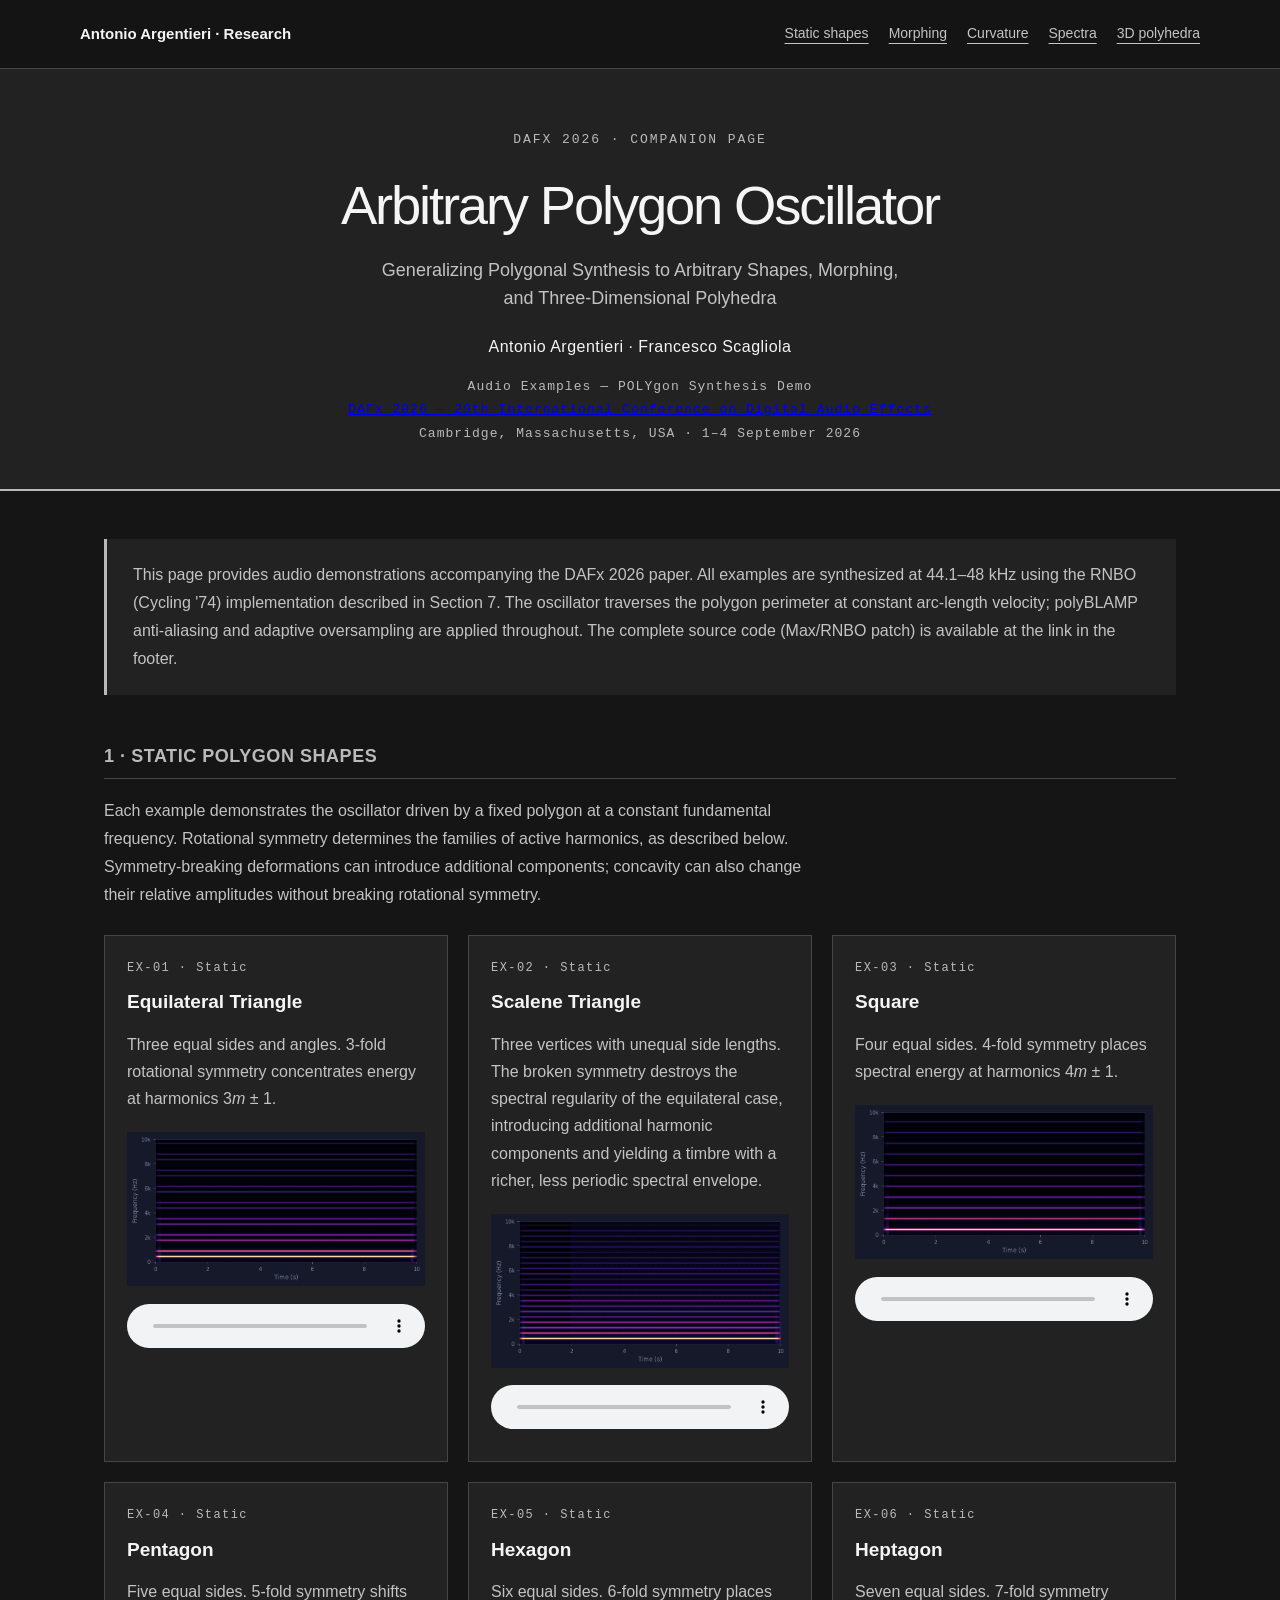
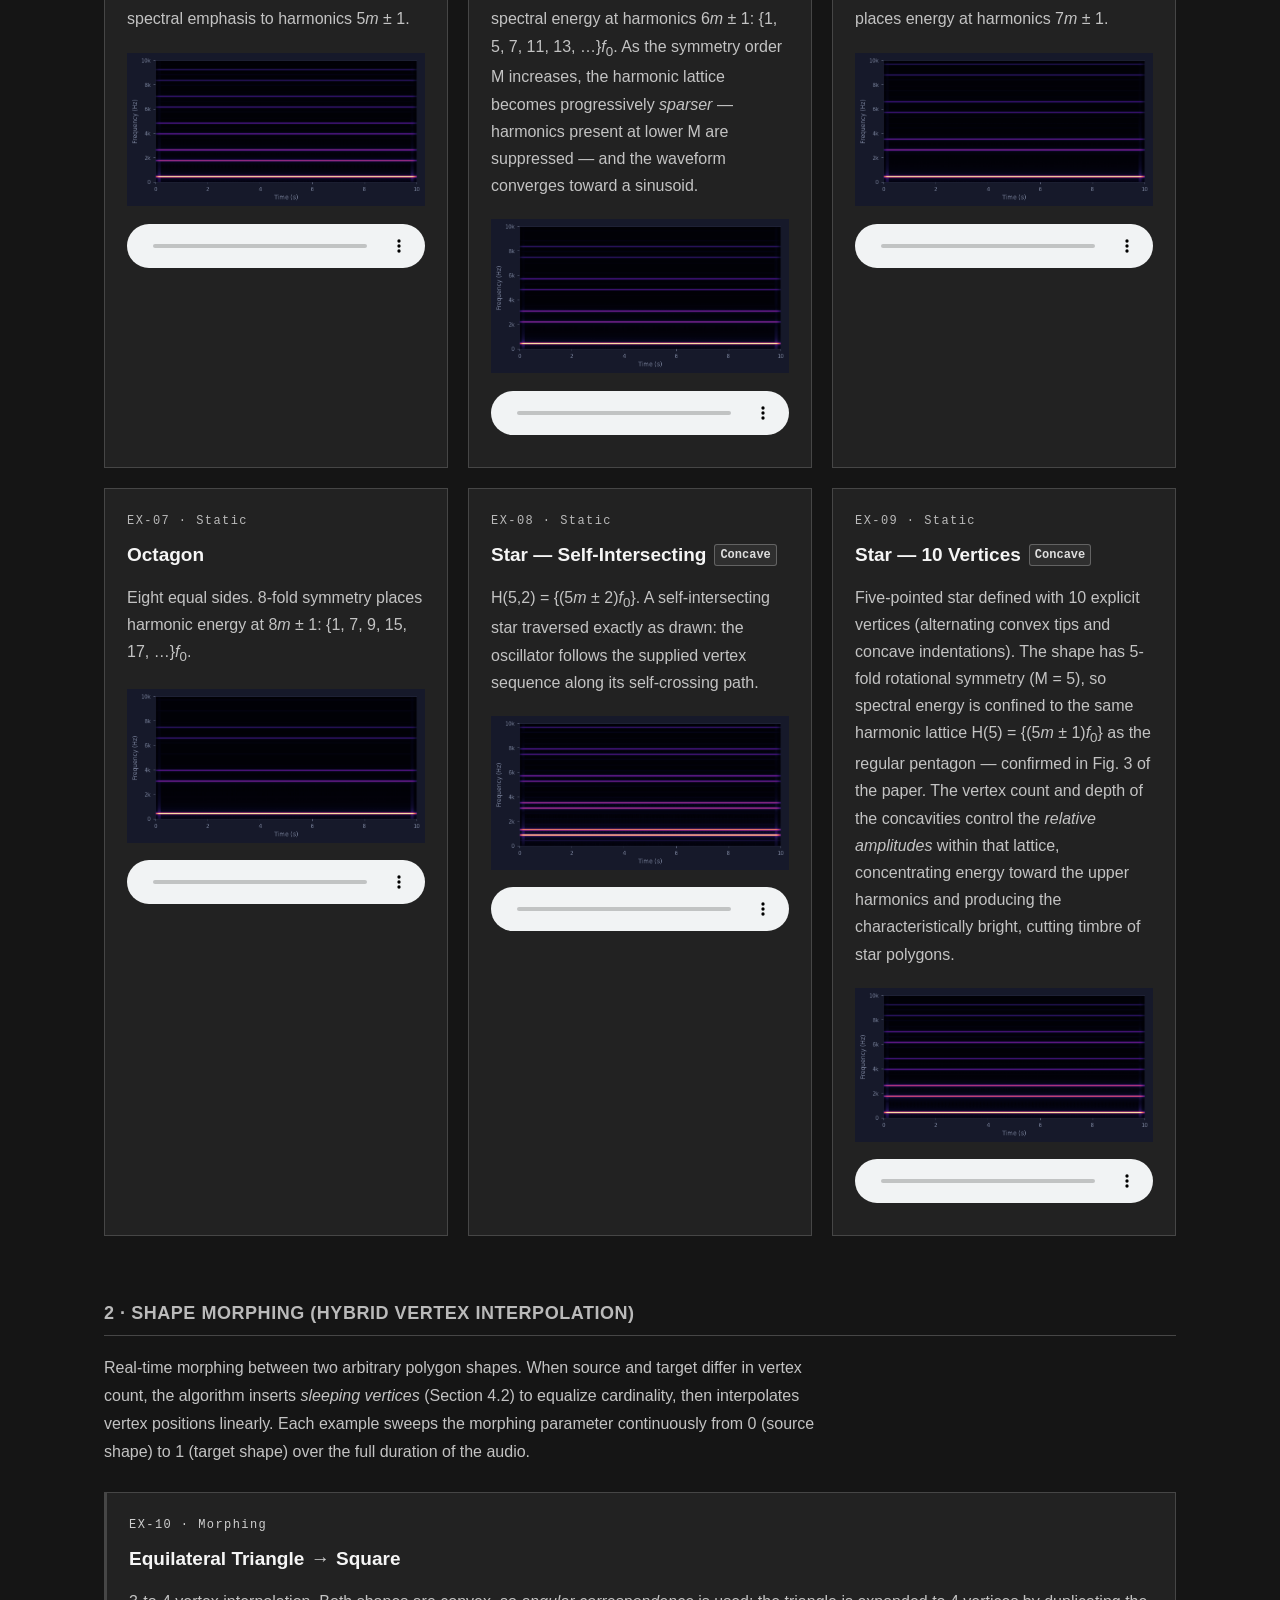
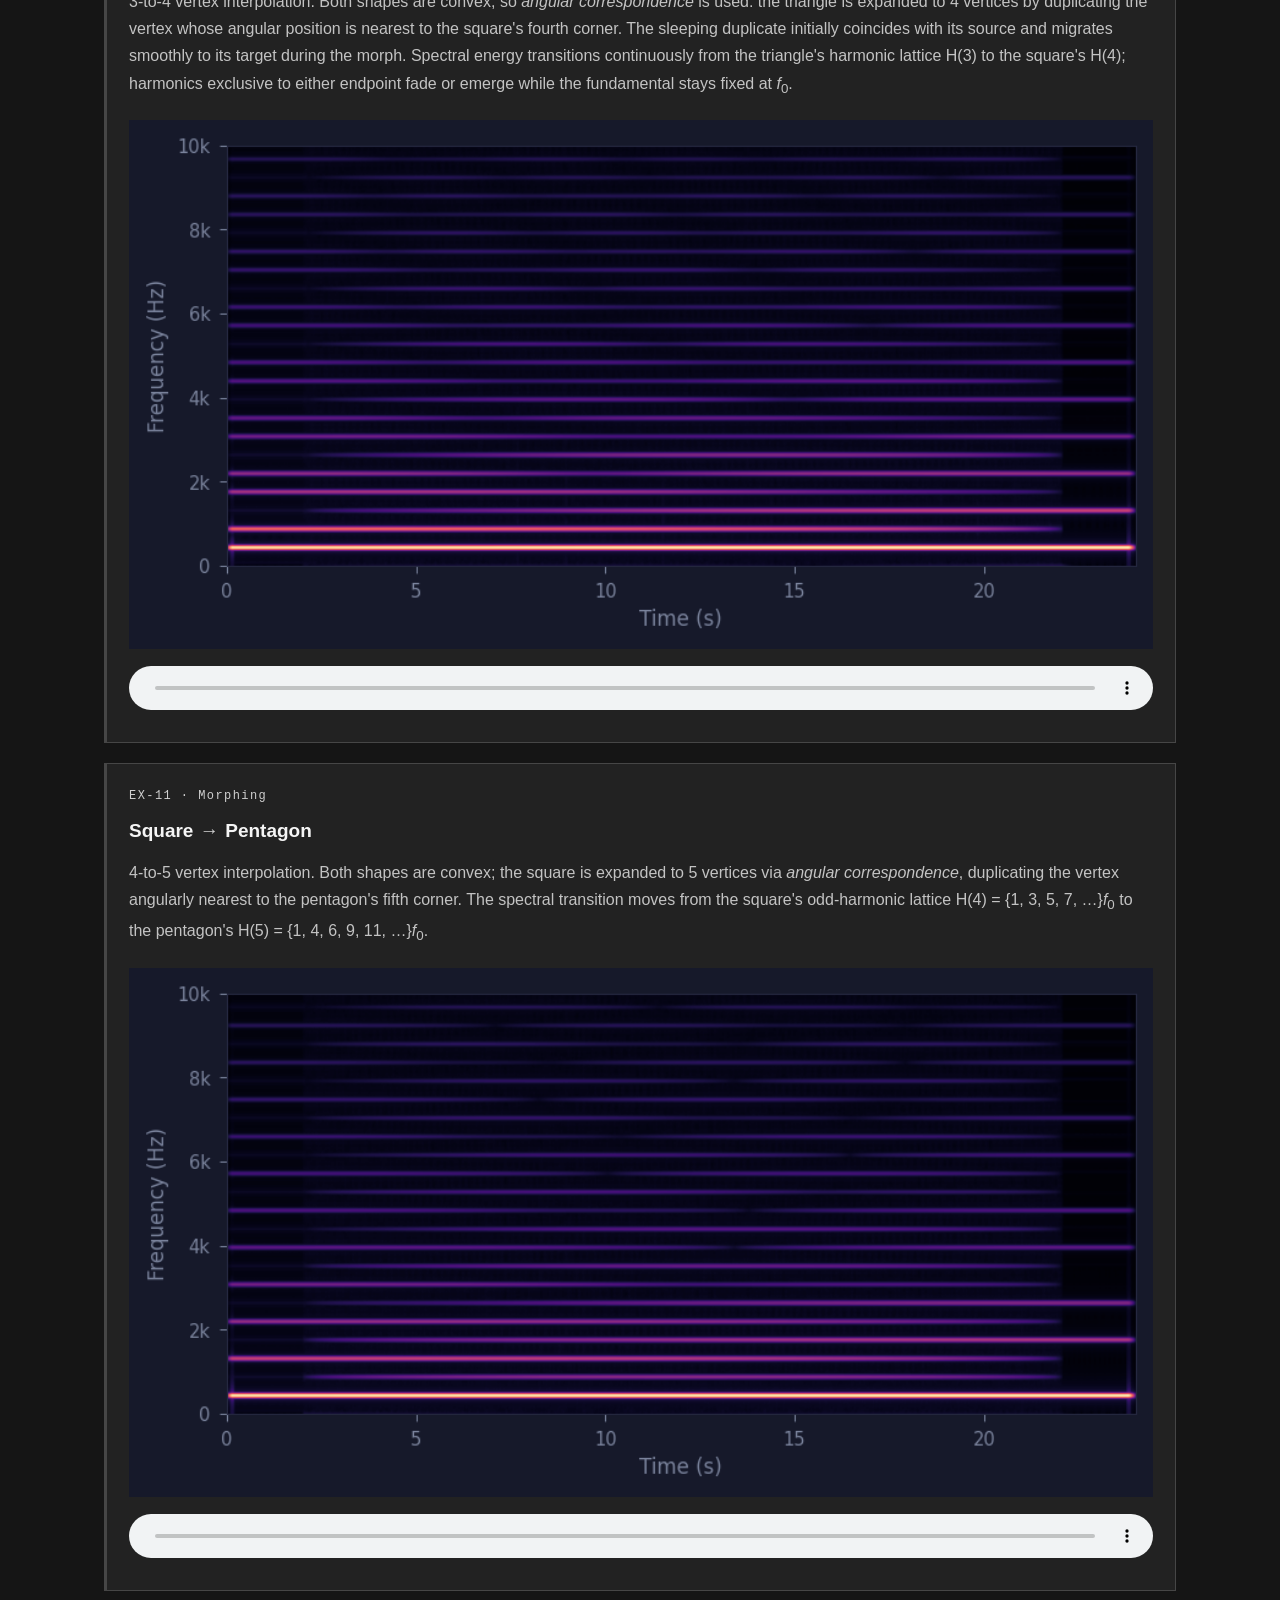
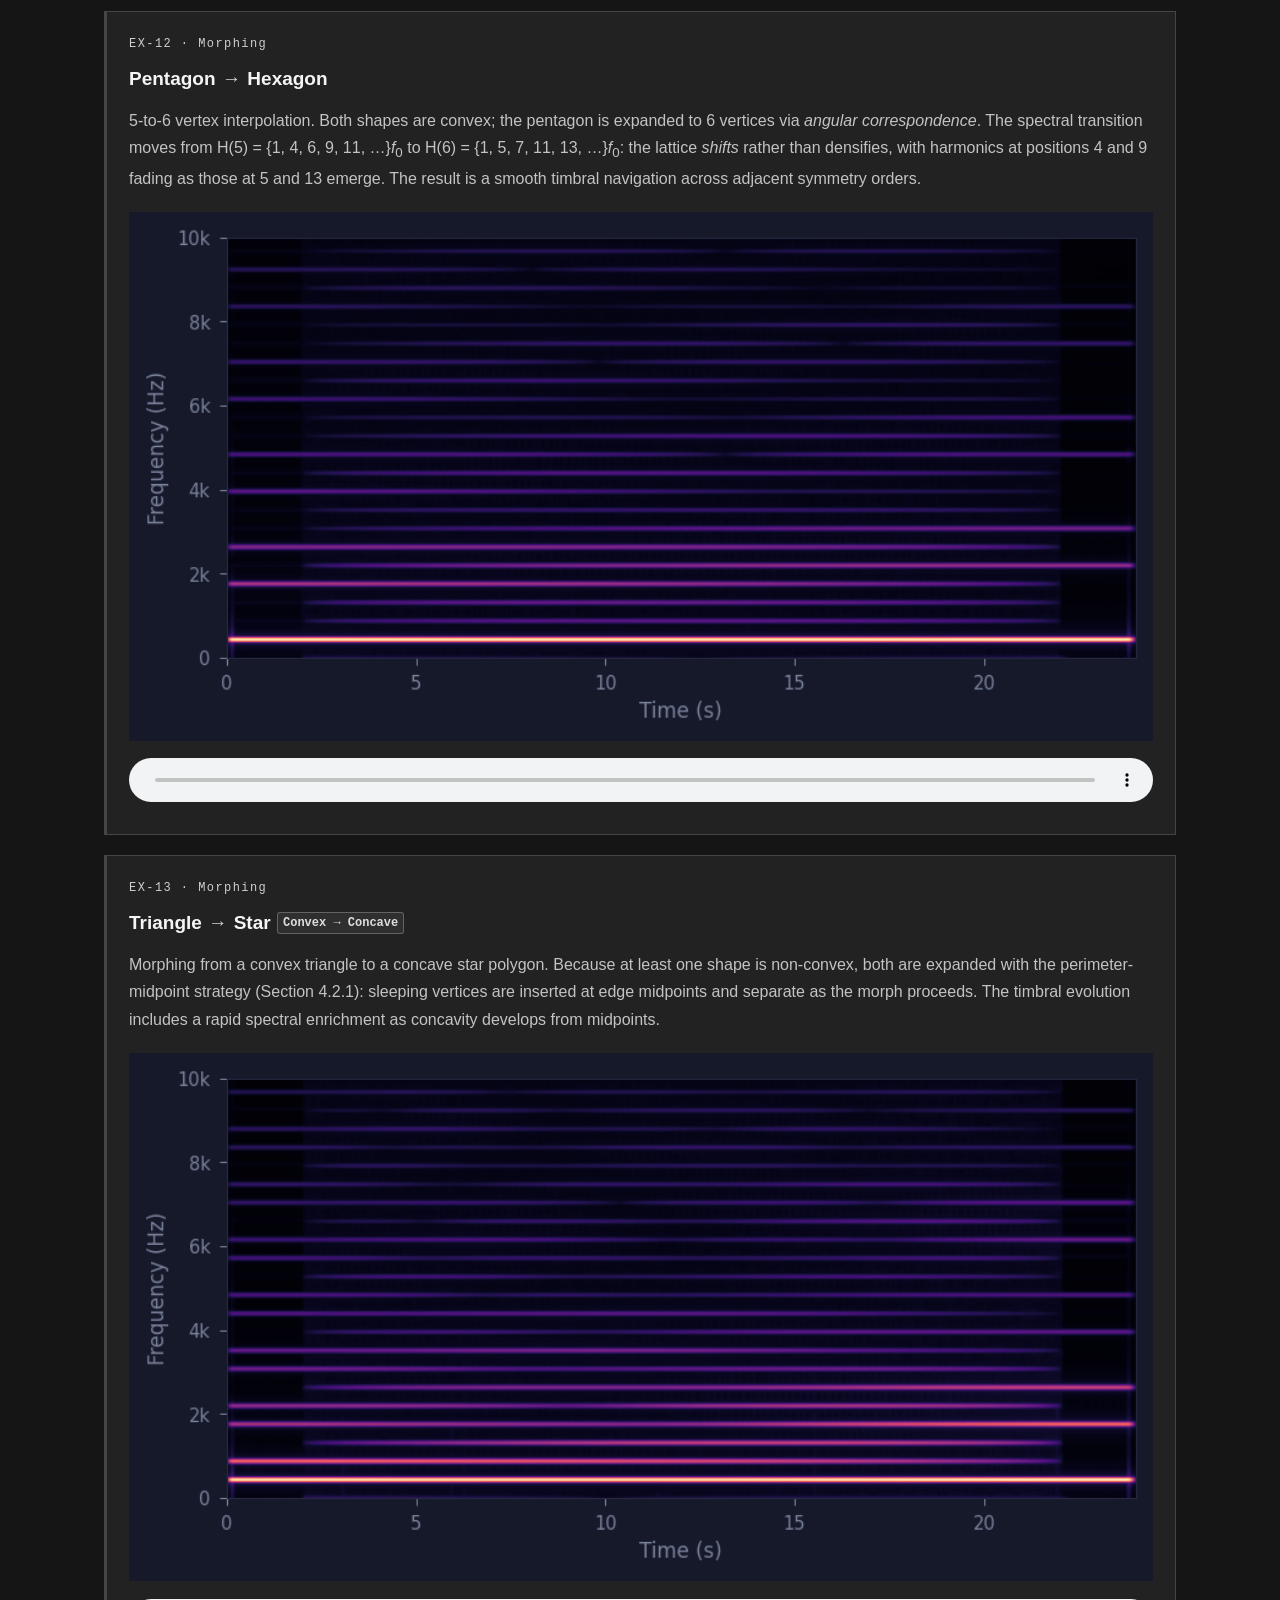
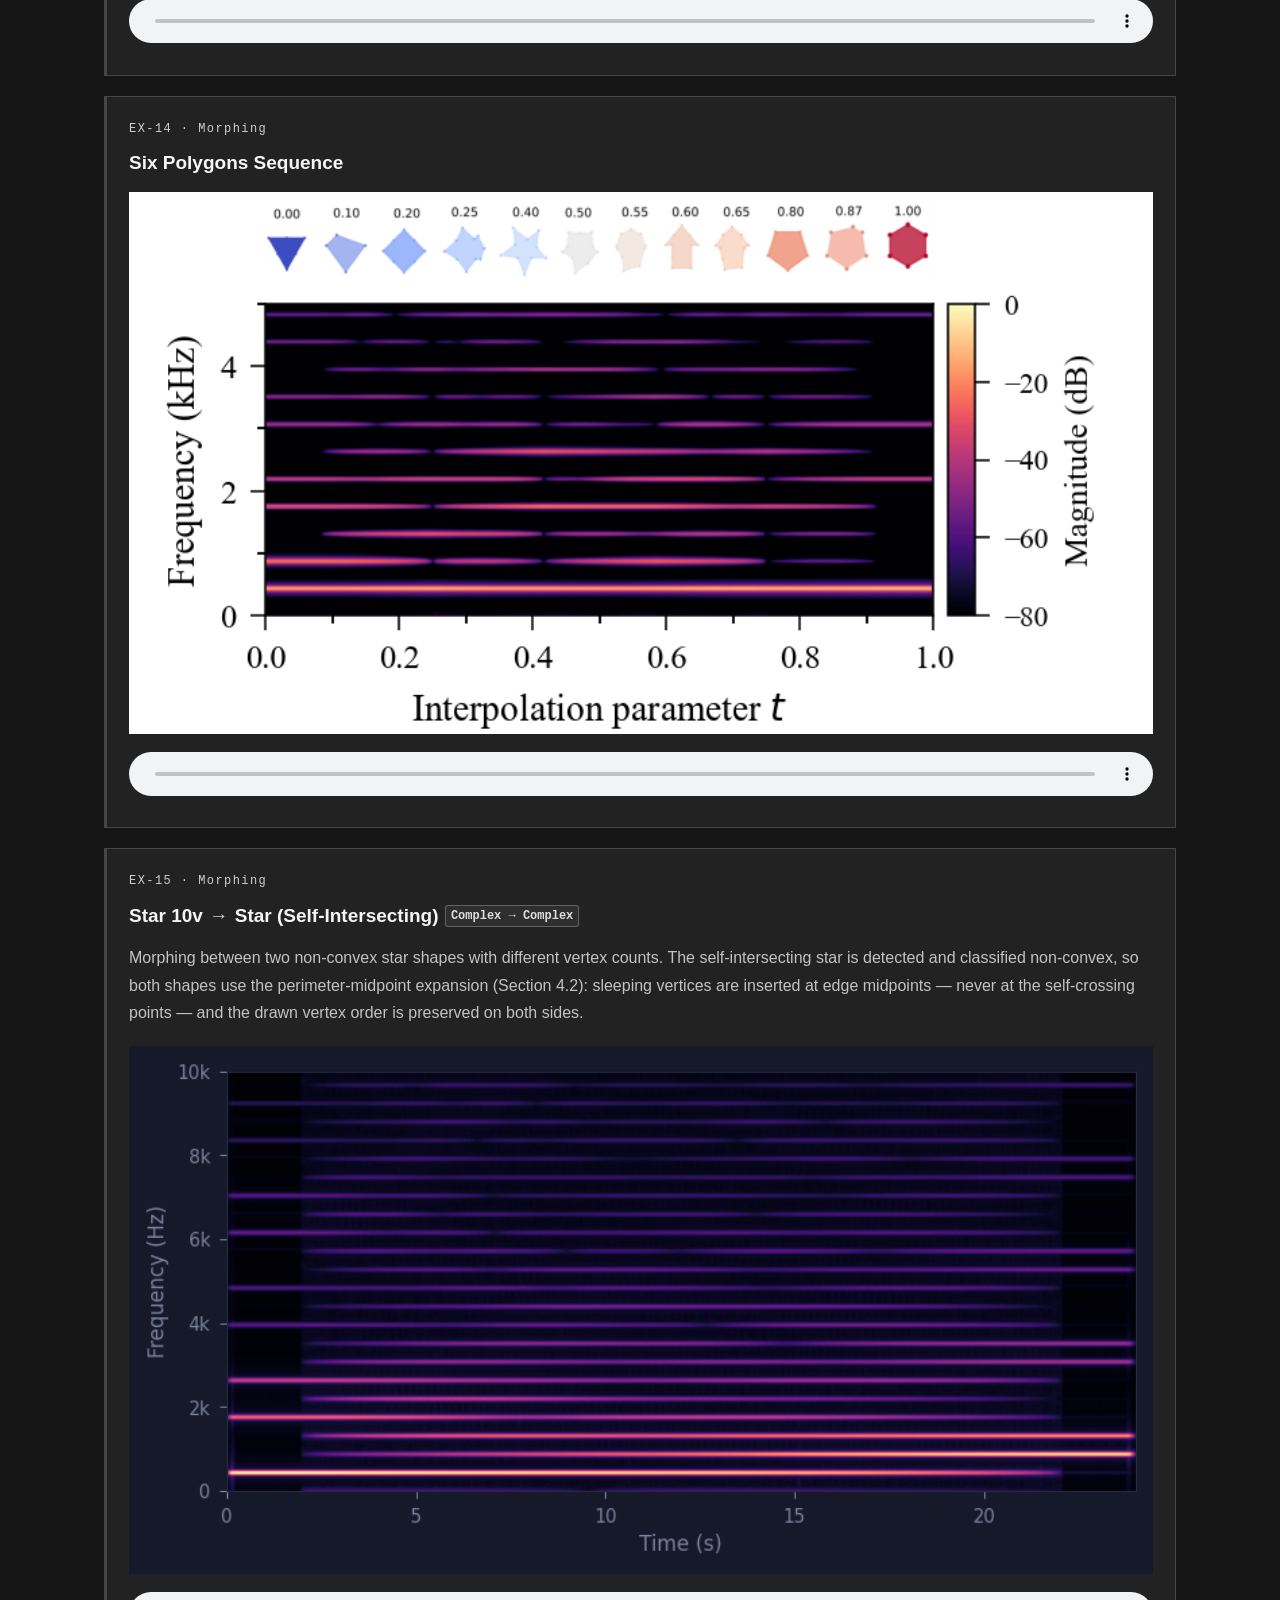
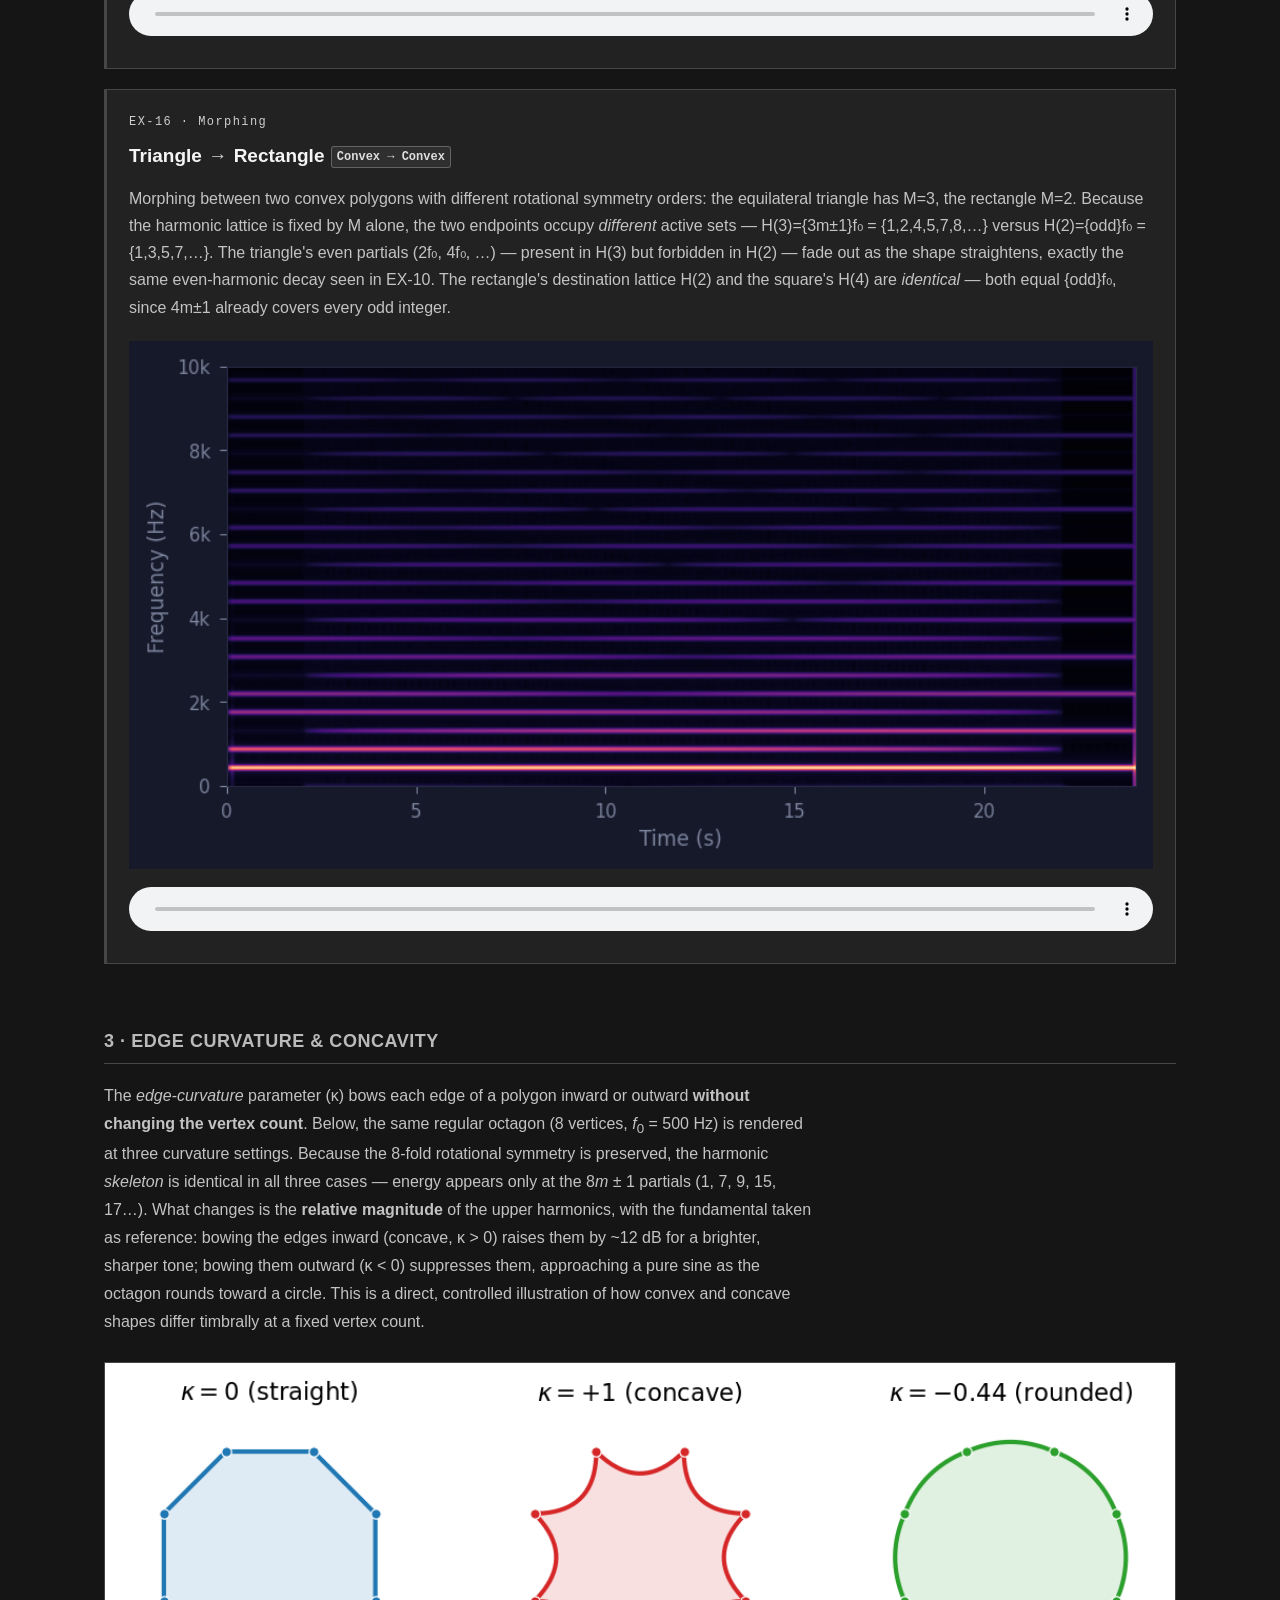
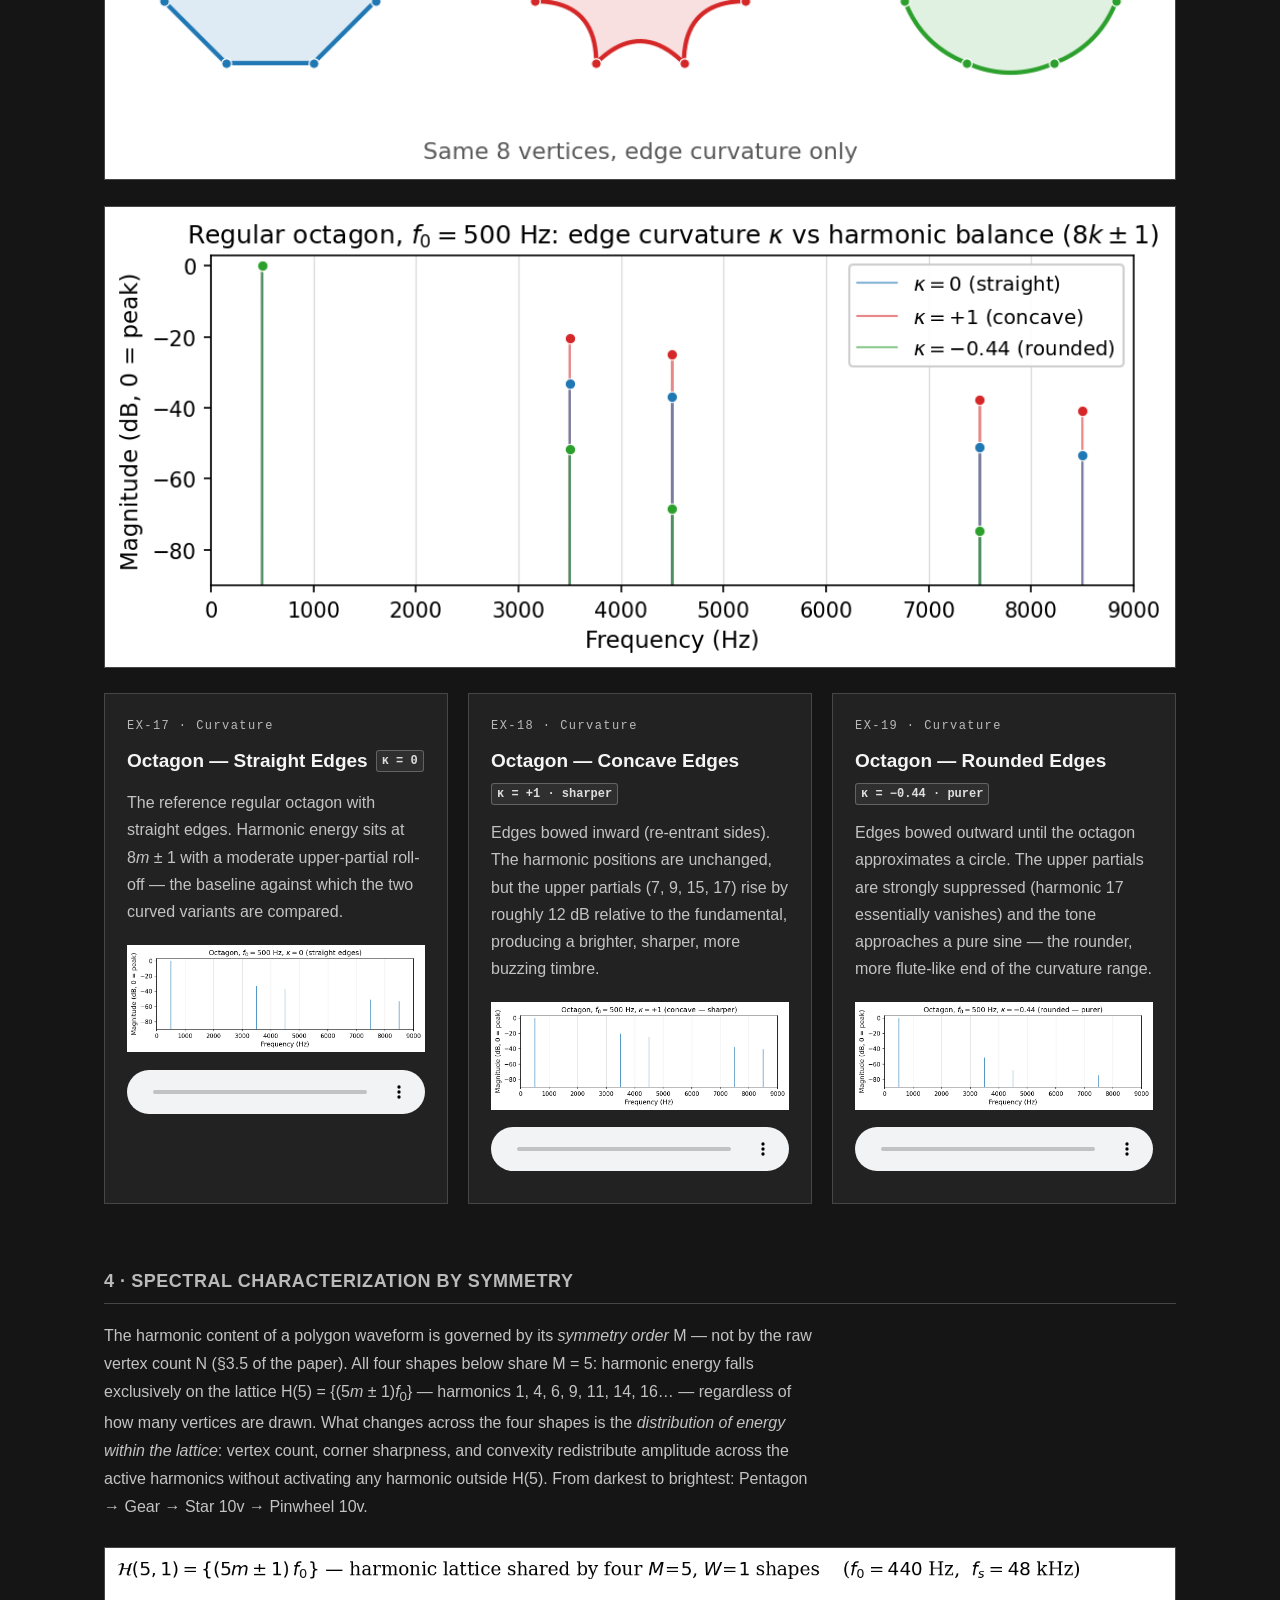
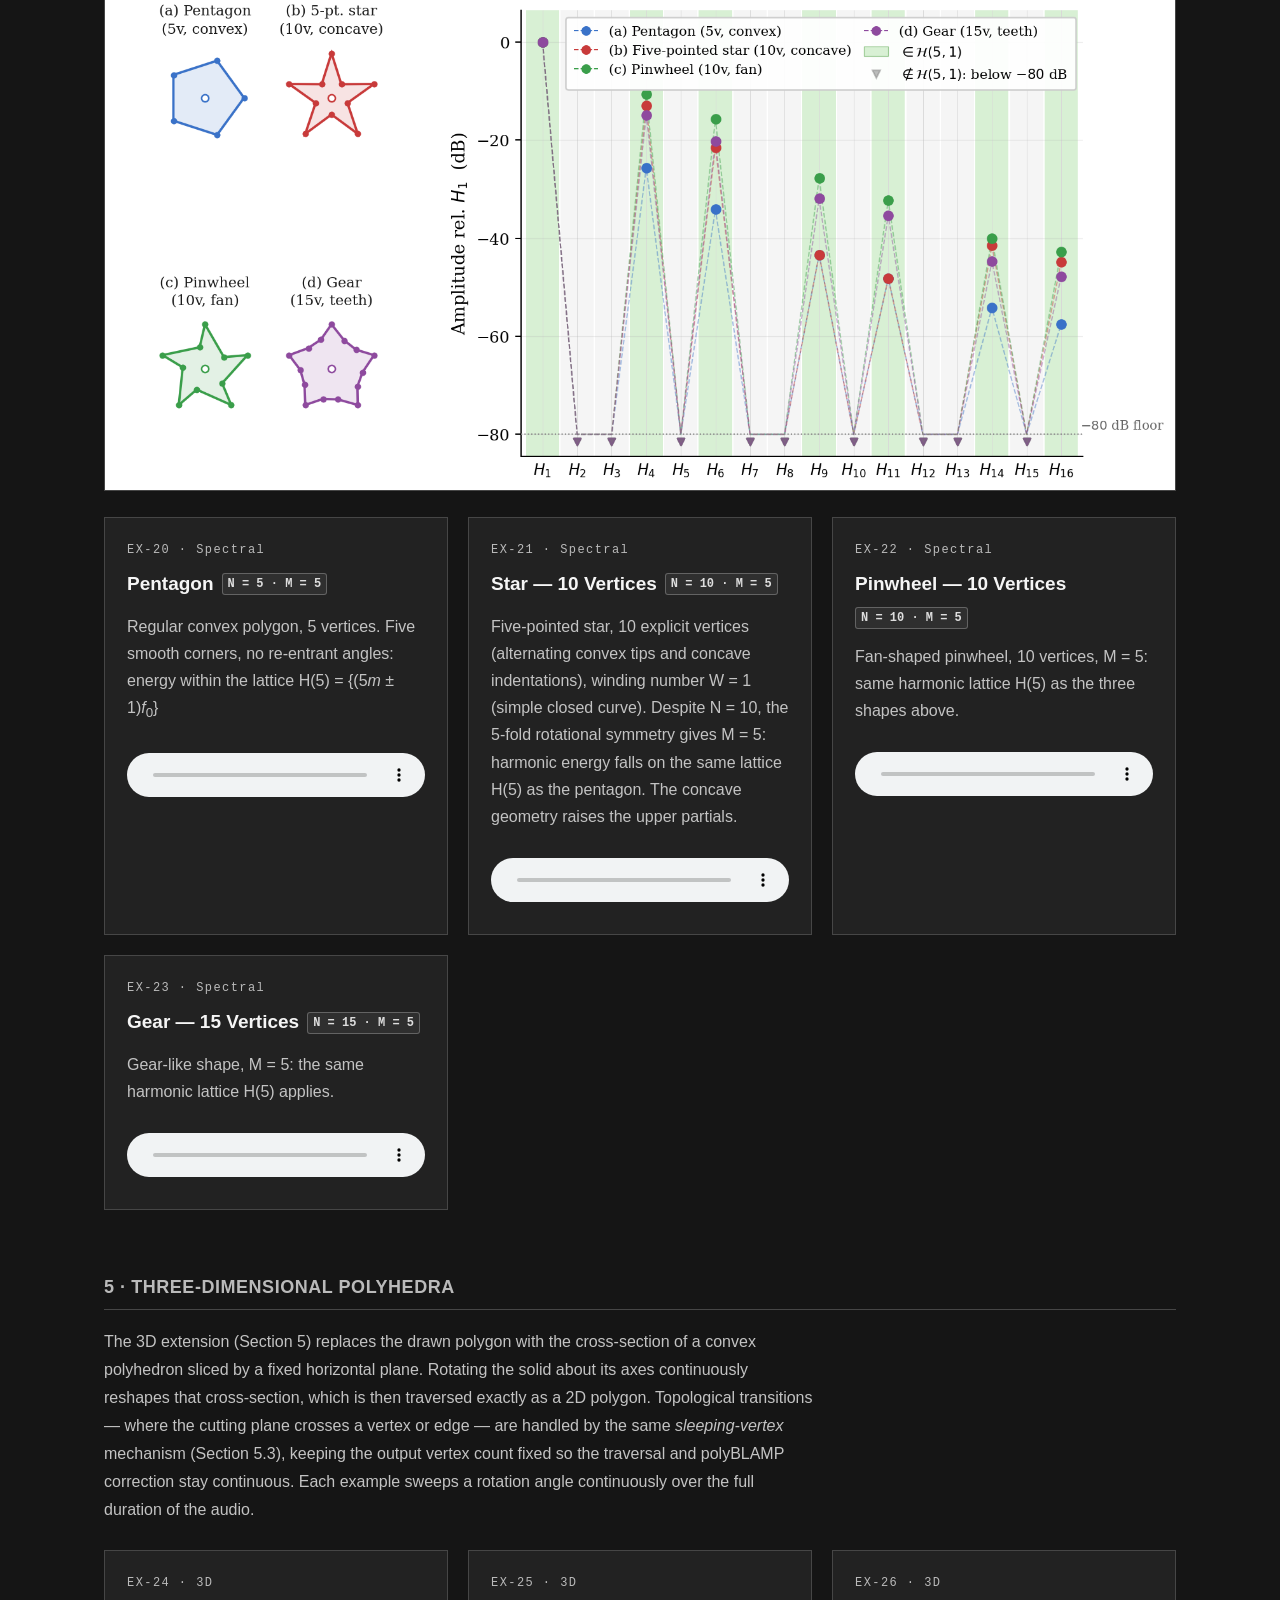
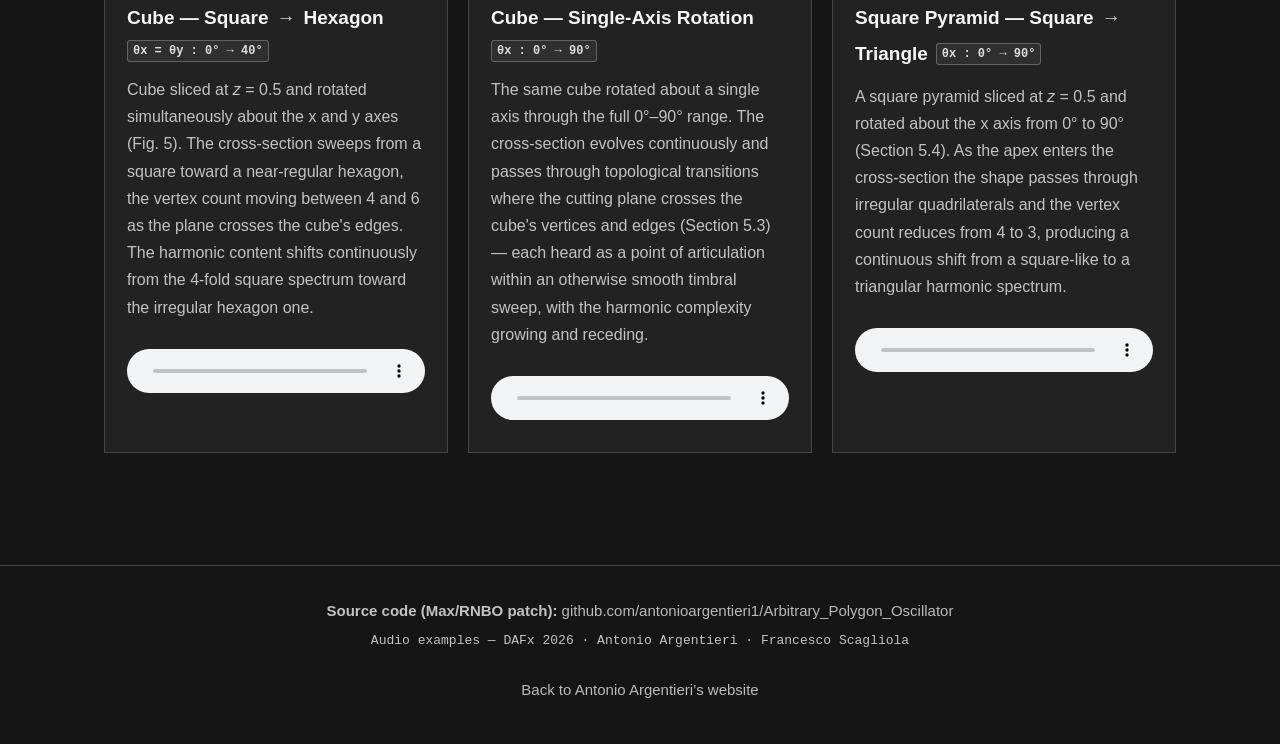
<file: polygon_demo/index.html>
<!DOCTYPE html>
<html lang="en">
<head>
  <meta charset="UTF-8">
  <meta name="viewport" content="width=device-width, initial-scale=1.0">
  <title>POLYgon Oscillator — Audio Examples | DAFx 2026</title>
  <style>
    :root {
      --bg: #0f1117;
      --surface: #16192a;
      --border: #252840;
      --accent: #5b8dee;
      --accent2: #3ecf8e;
      --text: #dde2f0;
      --muted: #7a839c;
    }

    * { box-sizing: border-box; margin: 0; padding: 0; }

    body {
      font-family: 'Georgia', 'Times New Roman', serif;
      background: var(--bg);
      color: var(--text);
      line-height: 1.75;
      font-size: 15px;
    }

    /* ─── Header ─── */
    header {
      background: var(--surface);
      border-bottom: 2px solid var(--accent);
      padding: 2.8rem 2rem 2.2rem;
      text-align: center;
    }
    header .label {
      font-family: 'Courier New', monospace;
      font-size: 0.7rem;
      letter-spacing: .15em;
      color: var(--accent);
      text-transform: uppercase;
      margin-bottom: .8rem;
    }
    header h1 {
      font-size: 1.55rem;
      font-weight: bold;
      color: var(--text);
      letter-spacing: .04em;
      margin-bottom: .5rem;
      line-height: 1.3;
    }
    header .subtitle {
      font-style: italic;
      font-size: .95rem;
      color: var(--muted);
      margin-bottom: .9rem;
    }
    header .authors {
      font-size: .9rem;
      color: var(--text);
      letter-spacing: .03em;
      margin-bottom: .9rem;
    }
    header .venue {
      font-size: .8rem;
      color: var(--accent);
      letter-spacing: .08em;
      font-family: 'Courier New', monospace;
    }

    /* ─── Container ─── */
    .container { max-width: 880px; margin: 0 auto; padding: 2.5rem 2rem; }

    /* ─── Intro ─── */
    .intro {
      background: var(--surface);
      border-left: 3px solid var(--accent);
      padding: 1.1rem 1.4rem;
      margin-bottom: 3rem;
      font-size: .88rem;
      color: var(--muted);
      line-height: 1.7;
    }

    /* ─── Sections ─── */
    section { margin-bottom: 3.5rem; }
    section h2 {
      font-size: 1.05rem;
      color: var(--accent);
      text-transform: uppercase;
      letter-spacing: .08em;
      border-bottom: 1px solid var(--border);
      padding-bottom: .5rem;
      margin-bottom: .9rem;
    }
    .section-desc {
      font-size: .87rem;
      color: var(--muted);
      margin-bottom: 1.8rem;
      max-width: 72ch;
    }

    /* ─── Cards ─── */
    .shape-grid {
      display: grid;
      grid-template-columns: repeat(auto-fill, minmax(340px, 1fr));
      gap: 1rem;
    }
    .card {
      background: var(--surface);
      border: 1px solid var(--border);
      border-radius: 6px;
      padding: 1.1rem 1.3rem 1.2rem;
      transition: border-color .2s;
    }
    .card:hover { border-color: var(--accent); }
    .card .ex-id {
      font-family: 'Courier New', monospace;
      font-size: .68rem;
      letter-spacing: .12em;
      color: var(--accent);
      margin-bottom: .25rem;
    }
    .card h3 {
      font-size: .98rem;
      color: var(--text);
      margin-bottom: .4rem;
      display: flex;
      align-items: center;
      gap: .5rem;
      flex-wrap: wrap;
    }
    .card p {
      font-size: .81rem;
      color: var(--muted);
      margin-bottom: .85rem;
      line-height: 1.55;
    }

    /* ─── Morph stack ─── */
    .morph-stack { display: flex; flex-direction: column; gap: 1rem; }
    .morph-card {
      background: var(--surface);
      border: 1px solid var(--border);
      border-left: 3px solid var(--accent2);
      border-radius: 6px;
      padding: 1.1rem 1.4rem 1.2rem;
      transition: border-color .2s;
    }
    .morph-card:hover { border-color: var(--accent2); border-left-color: var(--accent2); }
    .morph-card .ex-id {
      font-family: 'Courier New', monospace;
      font-size: .68rem;
      letter-spacing: .12em;
      color: var(--accent2);
      margin-bottom: .25rem;
    }
    .morph-card h3 {
      font-size: .98rem;
      color: var(--text);
      margin-bottom: .4rem;
      display: flex;
      align-items: center;
      gap: .4rem;
      flex-wrap: wrap;
    }
    .morph-card p {
      font-size: .81rem;
      color: var(--muted);
      margin-bottom: .85rem;
      line-height: 1.55;
    }

    /* ─── Tags / arrows ─── */
    .arrow { color: var(--accent2); font-weight: bold; }
    .tag {
      font-size: .63rem;
      font-family: 'Courier New', monospace;
      background: rgba(91,141,238,.12);
      color: var(--accent);
      border: 1px solid rgba(91,141,238,.28);
      border-radius: 3px;
      padding: 1px 5px;
      vertical-align: middle;
    }
    .tag.green {
      background: rgba(62,207,142,.1);
      color: var(--accent2);
      border-color: rgba(62,207,142,.25);
    }
    .tag.warm {
      background: rgba(240,101,74,.12);
      color: #f0654a;
      border-color: rgba(240,101,74,.30);
    }

    /* ─── Comparison figure ─── */
    .compare-fig {
      width: 100%;
      height: auto;
      border: 1px solid var(--border);
      border-radius: 6px;
      margin-bottom: 1.6rem;
      display: block;
    }

    /* ─── Spectrogram + audio ─── */
    .spectrogram {
      width: 100%;
      height: auto;
      border-radius: 4px;
      margin-bottom: .6rem;
      display: block;
    }
    audio {
      width: 100%;
      height: 34px;
      border-radius: 4px;
      accent-color: var(--accent);
    }

    /* ─── Footer ─── */
    footer {
      border-top: 1px solid var(--border);
      padding: 2rem;
      text-align: center;
      font-size: .82rem;
      color: var(--muted);
    }
    footer a { color: var(--accent); text-decoration: none; }
    footer a:hover { text-decoration: underline; }
    footer .doi { margin-top: .4rem; font-family: 'Courier New', monospace; font-size: .75rem; }
  </style>
<link rel="icon" href="../favicon-96x96.png">
<link rel="stylesheet" href="../assets/companion.css">
<script src="../assets/companion.js" defer></script>
  <link rel="canonical" href="https://www.antonioargentieri.com/polygon_demo/">
  <meta property="og:url" content="https://www.antonioargentieri.com/polygon_demo/">
</head>
<body>
<nav class="companion-nav" aria-label="Page navigation"><a href="../index.html#research">Antonio Argentieri · Research</a><div class="companion-toc"><a href="#static-shapes">Static shapes</a><a href="#morphing">Morphing</a><a href="#curvature">Curvature</a><a href="#spectral">Spectra</a><a href="#polyhedra">3D polyhedra</a></div></nav>

<header>
  <div class="label">DAFx 2026 · Companion Page</div>
  <h1>Arbitrary Polygon Oscillator</h1>
  <p class="subtitle">
    Generalizing Polygonal Synthesis to Arbitrary Shapes, Morphing,<br>
    and Three-Dimensional Polyhedra
  </p>
  <p class="authors">Antonio Argentieri &middot; Francesco Scagliola</p>
  <div class="venue">Audio Examples — POLYgon Synthesis Demo</div>
  <p class="venue"><a href="https://dafx26.mit.edu/" target="_blank" rel="noopener noreferrer">DAFx 2026 — 29th International Conference on Digital Audio Effects</a><br>Cambridge, Massachusetts, USA · 1–4 September 2026</p>
</header>

<div class="container">

  <div class="intro">
    This page provides audio demonstrations accompanying the DAFx 2026 paper.
    All examples are synthesized at 44.1–48 kHz using the RNBO (Cycling '74) implementation
    described in Section 7. The oscillator traverses the polygon perimeter at constant
    arc-length velocity; polyBLAMP anti-aliasing and adaptive oversampling are applied
    throughout. The complete source code (Max/RNBO patch) is available at the link in the footer.
  </div>

  <!-- ── Section 1: Static shapes ─────────────────────────────────── -->
  <section id="static-shapes">
    <h2>1 · Static Polygon Shapes</h2>
    <p class="section-desc">Each example demonstrates the oscillator driven by a fixed polygon at a constant fundamental frequency. Rotational symmetry determines the families of active harmonics, as described below. Symmetry-breaking deformations can introduce additional components; concavity can also change their relative amplitudes without breaking rotational symmetry.</p>

    <div class="shape-grid">

      <div class="card">
        <div class="ex-id">EX-01 · Static</div>
        <h3>Equilateral Triangle</h3>
        <p>Three equal sides and angles. 3-fold rotational symmetry concentrates energy at
        harmonics 3<em>m</em> ± 1.</p>
        <img loading="lazy" class="spectrogram" src="Graphs/triangle_equilateral.png" alt="spectrogram">
        <audio controls preload="none" src="triangle_equilateral.wav"></audio>
      </div>

      <div class="card">
        <div class="ex-id">EX-02 · Static</div>
        <h3>Scalene Triangle</h3>
        <p>Three vertices with unequal side lengths. The broken symmetry destroys the spectral
        regularity of the equilateral case, introducing additional harmonic components and
        yielding a timbre with a richer, less periodic spectral envelope.</p>
        <img loading="lazy" class="spectrogram" src="Graphs/triangle_scalene.png" alt="spectrogram">
        <audio controls preload="none" src="triangle_scalene.wav"></audio>
      </div>

      <div class="card">
        <div class="ex-id">EX-03 · Static</div>
        <h3>Square</h3>
        <p>Four equal sides. 4-fold symmetry places spectral energy at harmonics
        4<em>m</em> ± 1.</p>
        <img loading="lazy" class="spectrogram" src="Graphs/square.png" alt="spectrogram">
        <audio controls preload="none" src="square.wav"></audio>
      </div>

      <div class="card">
        <div class="ex-id">EX-04 · Static</div>
        <h3>Pentagon</h3>
        <p>Five equal sides. 5-fold symmetry shifts spectral emphasis to harmonics
        5<em>m</em> ± 1.</p>
        <img loading="lazy" class="spectrogram" src="Graphs/pentagon.png" alt="spectrogram">
        <audio controls preload="none" src="pentagon.wav"></audio>
      </div>

      <div class="card">
        <div class="ex-id">EX-05 · Static</div>
        <h3>Hexagon</h3>
        <p>Six equal sides. 6-fold symmetry places spectral energy at harmonics
        6<em>m</em> ± 1: {1, 5, 7, 11, 13, …}<em>f</em><sub>0</sub>. As the symmetry
        order M increases, the harmonic lattice becomes progressively <em>sparser</em> —
        harmonics present at lower M are suppressed — and the waveform converges toward a
        sinusoid.</p>
        <img loading="lazy" class="spectrogram" src="Graphs/hexagon.png" alt="spectrogram">
        <audio controls preload="none" src="hexagon.wav"></audio>
      </div>

      <div class="card">
        <div class="ex-id">EX-06 · Static</div>
        <h3>Heptagon</h3>
        <p>Seven equal sides. 7-fold symmetry places energy at harmonics
        7<em>m</em> ± 1.</p>
        <img loading="lazy" class="spectrogram" src="Graphs/heptagon.png" alt="spectrogram">
        <audio controls preload="none" src="heptagon.wav"></audio>
      </div>

      <div class="card">
        <div class="ex-id">EX-07 · Static</div>
        <h3>Octagon</h3>
        <p>Eight equal sides. 8-fold symmetry places harmonic energy at
        8<em>m</em> ± 1: {1, 7, 9, 15, 17, …}<em>f</em><sub>0</sub>.</p>
        <img loading="lazy" class="spectrogram" src="Graphs/octagon.png" alt="spectrogram">
        <audio controls preload="none" src="octagon.wav"></audio>
      </div>

      <div class="card">
        <div class="ex-id">EX-08 · Static</div>
        <h3>Star — Self-Intersecting <span class="tag green">Concave</span></h3>
        <p>
            H(5,2) =  {(5<em>m</em> ± 2)<em>f</em><sub>0</sub>}. A self-intersecting star traversed exactly as drawn: the oscillator follows the
            supplied vertex sequence along its self-crossing path.
        </p>
        <img loading="lazy" class="spectrogram" src="Graphs/star_s_i.png" alt="spectrogram">
        <audio controls preload="none" src="star_s_i.wav"></audio>
      </div>

      <div class="card">
        <div class="ex-id">EX-09 · Static</div>
        <h3>Star — 10 Vertices <span class="tag green">Concave</span></h3>
        <p>Five-pointed star defined with 10 explicit vertices (alternating convex tips and
        concave indentations). The shape has 5-fold rotational symmetry (M = 5), so spectral
        energy is confined to the same harmonic lattice
        H(5) = {(5<em>m</em> ± 1)<em>f</em><sub>0</sub>} as the regular pentagon —
        confirmed in Fig. 3 of the paper. The vertex count and depth of the concavities
        control the <em>relative amplitudes</em> within that lattice, concentrating energy
        toward the upper harmonics and producing the characteristically bright, cutting timbre
        of star polygons.</p>
        <img loading="lazy" class="spectrogram" src="Graphs/star_ten_v.png" alt="spectrogram">
        <audio controls preload="none" src="star_ten_v.wav"></audio>
      </div>

    </div>
  </section>

  <!-- ── Section 2: Morphing ───────────────────────────────────────── -->
  <section id="morphing">
    <h2>2 · Shape Morphing (Hybrid Vertex Interpolation)</h2>
    <p class="section-desc">
      Real-time morphing between two arbitrary polygon shapes. When source and target differ
      in vertex count, the algorithm inserts <em>sleeping vertices</em> (Section 4.2) to
      equalize cardinality, then interpolates vertex positions linearly. Each example sweeps
      the morphing parameter continuously from 0 (source shape) to 1 (target shape)
      over the full duration of the audio.
    </p>

    <div class="morph-stack">

        <div class="morph-card">
            <div class="ex-id">EX-10 · Morphing</div>
            <h3>Equilateral Triangle <span class="arrow">→</span> Square</h3>
            <p>
                3-to-4 vertex interpolation. Both shapes are convex, so <em>angular correspondence</em>
                is used: the triangle is expanded to 4 vertices by duplicating the vertex whose angular
                position is nearest to the square's fourth corner. The sleeping duplicate initially
                coincides with its source and migrates smoothly to its target during the morph. Spectral
                energy transitions continuously from the triangle's harmonic lattice H(3) to the square's
                H(4); harmonics exclusive to either endpoint fade or emerge while the fundamental
                stays fixed at <em>f</em><sub>0</sub>.
            </p>
            <img loading="lazy" class="spectrogram" src="Graphs/triangleTosquare.png" alt="spectrogram">
            <audio controls preload="none" src="triangleTosquare.wav"></audio>
        </div>

        <div class="morph-card">
            <div class="ex-id">EX-11 · Morphing</div>
            <h3>Square <span class="arrow">→</span> Pentagon</h3>
            <p>
                4-to-5 vertex interpolation. Both shapes are convex; the square is expanded to
                5 vertices via <em>angular correspondence</em>, duplicating the vertex angularly nearest
                to the pentagon's fifth corner. The spectral transition moves from the square's
                odd-harmonic lattice H(4) = {1, 3, 5, 7, …}<em>f</em><sub>0</sub> to the pentagon's
                H(5) = {1, 4, 6, 9, 11, …}<em>f</em><sub>0</sub>.
            </p>
            <img loading="lazy" class="spectrogram" src="Graphs/squareTopentagon.png" alt="spectrogram">
            <audio controls preload="none" src="squareTopentagon.wav"></audio>
        </div>

        <div class="morph-card">
            <div class="ex-id">EX-12 · Morphing</div>
            <h3>Pentagon <span class="arrow">→</span> Hexagon</h3>
            <p>
                5-to-6 vertex interpolation. Both shapes are convex; the pentagon is expanded to
                6 vertices via <em>angular correspondence</em>. The spectral transition moves from
                H(5) = {1, 4, 6, 9, 11, …}<em>f</em><sub>0</sub> to
                H(6) = {1, 5, 7, 11, 13, …}<em>f</em><sub>0</sub>: the lattice <em>shifts</em> rather
                than densifies, with harmonics at positions 4 and 9 fading as those at 5 and 13 emerge.
                The result is a smooth timbral navigation across adjacent symmetry orders.
            </p>
            <img loading="lazy" class="spectrogram" src="Graphs/pentagonTohexagon.png" alt="spectrogram">
            <audio controls preload="none" src="pentagonTohexagon.wav"></audio>
        </div>

        <div class="morph-card">
            <div class="ex-id">EX-13 · Morphing</div>
            <h3>Triangle <span class="arrow">→</span> Star <span class="tag green">Convex → Concave</span></h3>
            <p>
                Morphing from a convex triangle to a concave star polygon. Because at least one shape
                is non-convex, both are expanded with the perimeter-midpoint strategy (Section 4.2.1):
                sleeping vertices are inserted at edge midpoints and separate as the morph proceeds. The
                timbral evolution includes a rapid spectral enrichment as concavity develops from midpoints.
            </p>
            <img loading="lazy" class="spectrogram" src="Graphs/triangleTostar.png" alt="spectrogram">
            <audio controls preload="none" src="triangleTostar.wav"></audio>
        </div>

        <div class="morph-card">
            <div class="ex-id">EX-14 · Morphing</div>
            <h3>Six Polygons Sequence</h3>
            <img loading="lazy" class="spectrogram" src="Graphs/fig_morph_sequence_preview.png" alt="six polygons sequence morph strip">
            <audio controls preload="none" src="6PolygonsSeqs.wav"></audio>
        </div>

        <div class="morph-card">
            <div class="ex-id">EX-15 · Morphing</div>
            <h3>Star 10v <span class="arrow">→</span> Star (Self-Intersecting) <span class="tag green">Complex → Complex</span></h3>
            <p>
                Morphing between two non-convex star shapes with different vertex counts. The
                self-intersecting star is detected and classified non-convex, so both shapes use the
                perimeter-midpoint expansion (Section 4.2): sleeping vertices are inserted at edge
                midpoints — never at the self-crossing points — and the drawn vertex order is preserved
                on both sides.
            </p>
            <img loading="lazy" class="spectrogram" src="Graphs/star10vTostar_s_i.png" alt="spectrogram">
            <audio controls preload="none" src="star10vTostar_s_i.wav"></audio>
        </div>

        <div class="morph-card">
            <div class="ex-id">EX-16 · Morphing</div>
            <h3>Triangle  <span class="arrow">→</span> Rectangle  <span class="tag green">Convex → Convex</span></h3>
            <p>
                Morphing between two convex polygons with different rotational symmetry orders:
                the equilateral triangle has M=3, the rectangle M=2. Because the harmonic lattice is
                fixed by M alone, the two endpoints occupy <em>different</em> active sets —
                H(3)={3m±1}f₀ = {1,2,4,5,7,8,…} versus H(2)={odd}f₀ = {1,3,5,7,…}.
                The triangle's even partials (2f₀, 4f₀, …) — present in H(3) but forbidden in H(2) — fade
                out as the shape straightens, exactly the same even-harmonic decay seen in EX-10.
                The rectangle's destination lattice H(2) and the square's H(4) are <em>identical</em> — both equal {odd}f₀, since 4m±1 already covers
                every odd integer.
            </p>
            <img loading="lazy" class="spectrogram" src="Graphs/triangleTorectangle.png" alt="spectrogram">
            <audio controls preload="none" src="triangleTorectangle.wav"></audio>
        </div>
    </div>
  </section>

  <!-- ── Section 3: Edge Curvature / Concavity ─────────────────────── -->
  <section id="curvature">
    <h2>3 · Edge Curvature &amp; Concavity</h2>
    <p class="section-desc">
      The <em>edge-curvature</em> parameter (κ) bows each edge of a polygon inward or
      outward <strong>without changing the vertex count</strong>. Below, the same regular
      octagon (8 vertices, <em>f</em><sub>0</sub> = 500 Hz) is rendered at three curvature
      settings. Because the 8-fold rotational symmetry is preserved, the harmonic
      <em>skeleton</em> is identical in all three cases — energy appears only at the
      8<em>m</em> ± 1 partials (1, 7, 9, 15, 17…). What changes is the
      <strong>relative magnitude</strong> of the upper harmonics, with the fundamental taken
      as reference: bowing the edges inward (concave, κ &gt; 0) raises them by ~12 dB for a
      brighter, sharper tone; bowing them outward (κ &lt; 0) suppresses them, approaching a
      pure sine as the octagon rounds toward a circle. This is a direct, controlled
      illustration of how convex and concave shapes differ timbrally at a fixed vertex count.
    </p>

    <img loading="lazy" class="compare-fig" src="Graphs/octagon_shapes.png"
         alt="The same regular octagon rendered at three edge-curvature settings: straight (κ = 0), concave (κ = +1), and rounded (κ = −0.44). All three share the same eight vertices; only the edges bow inward or outward.">

    <img loading="lazy" class="compare-fig" src="Graphs/octagon_curvature.png"
         alt="Harmonic magnitude comparison across the three edge-curvature settings; the fundamental is the common reference and the upper 8m±1 harmonics rise with concavity.">

    <div class="shape-grid">

      <div class="card">
        <div class="ex-id">EX-17 · Curvature</div>
        <h3>Octagon — Straight Edges <span class="tag">κ = 0</span></h3>
        <p>The reference regular octagon with straight edges. Harmonic energy sits at
        8<em>m</em> ± 1 with a moderate upper-partial roll-off — the baseline against which
        the two curved variants are compared.</p>
        <img loading="lazy" class="spectrogram" src="Graphs/octagon_k0.png" alt="spectrogram">
        <audio controls preload="none" src="octagon_k0.wav"></audio>
      </div>

      <div class="card">
        <div class="ex-id">EX-18 · Curvature</div>
        <h3>Octagon — Concave Edges <span class="tag warm">κ = +1 · sharper</span></h3>
        <p>Edges bowed inward (re-entrant sides). The harmonic positions are unchanged, but the
        upper partials (7, 9, 15, 17) rise by roughly 12 dB relative to the fundamental,
        producing a brighter, sharper, more buzzing timbre.</p>
        <img loading="lazy" class="spectrogram" src="Graphs/octagon_kp1.png" alt="spectrogram">
        <audio controls preload="none" src="octagon_kp1.wav"></audio>
      </div>

      <div class="card">
        <div class="ex-id">EX-19 · Curvature</div>
        <h3>Octagon — Rounded Edges <span class="tag green">κ = −0.44 · purer</span></h3>
        <p>Edges bowed outward until the octagon approximates a circle. The upper partials are
        strongly suppressed (harmonic 17 essentially vanishes) and the tone approaches a pure
        sine — the rounder, more flute-like end of the curvature range.</p>
        <img loading="lazy" class="spectrogram" src="Graphs/octagon_km044.png" alt="spectrogram">
        <audio controls preload="none" src="octagon_km044.wav"></audio>
      </div>

    </div>
  </section>

  <!-- ── Section 4: Spectral Characterization by Symmetry ─────────── -->
  <section id="spectral">
    <h2>4 · Spectral Characterization by Symmetry</h2>
    <p class="section-desc">
      The harmonic content of a polygon waveform is governed by its <em>symmetry order</em> M —
      not by the raw vertex count N (§3.5 of the paper). All four shapes below share M = 5:
      harmonic energy falls exclusively on the lattice
      H(5) = {(5<em>m</em> ± 1)<em>f</em><sub>0</sub>} — harmonics 1, 4, 6, 9, 11, 14, 16… —
      regardless of how many vertices are drawn. What changes across the four shapes is the
      <em>distribution of energy within the lattice</em>: vertex count, corner sharpness, and
      convexity redistribute amplitude across the active harmonics without activating any
      harmonic outside H(5). From darkest to brightest:
      Pentagon → Gear → Star 10v → Pinwheel 10v.
    </p>

    <img loading="lazy" class="compare-fig" src="Graphs/spectral_characterization_M5.png"
         alt="Harmonic magnitude spectra for four M=5 shapes — pentagon (5v, convex), five-pointed star (10v, concave), pinwheel (10v, fan), gear (15v, teeth) — all sharing the same lattice H(5)={(5m±1)f₀}. Harmonics outside the lattice fall below −80 dB regardless of vertex count. f₀=440 Hz, fs=48 kHz.">

    <div class="shape-grid">

      <div class="card">
        <div class="ex-id">EX-20 · Spectral</div>
        <h3>Pentagon <span class="tag">N = 5 · M = 5</span></h3>
        <p>Regular convex polygon, 5 vertices. Five smooth corners, no re-entrant angles:
        energy within the lattice H(5) = {(5<em>m</em> ± 1)<em>f</em><sub>0</sub>}
        </p>
        <audio controls preload="none" src="pentagon.wav"></audio>
      </div>

      <div class="card">
        <div class="ex-id">EX-21 · Spectral</div>
        <h3>Star — 10 Vertices <span class="tag">N = 10 · M = 5</span></h3>
        <p>Five-pointed star, 10 explicit vertices (alternating convex tips and concave
        indentations), winding number W = 1 (simple closed curve). Despite N = 10,
        the 5-fold rotational symmetry gives M = 5: harmonic energy falls on the same
        lattice H(5) as the pentagon. The concave geometry raises the upper partials.
        </p>
        <audio controls preload="none" src="star_ten_v.wav"></audio>
      </div>

      <div class="card">
        <div class="ex-id">EX-22 · Spectral</div>
        <h3>Pinwheel — 10 Vertices <span class="tag">N = 10 · M = 5</span></h3>
        <p>Fan-shaped pinwheel, 10 vertices, M = 5: same harmonic lattice H(5) as the
        three shapes above.</p>
        <audio controls preload="none" src="Pinwheel_10vs.wav"></audio>
      </div>

      <div class="card">
        <div class="ex-id">EX-23 · Spectral</div>
        <h3>Gear — 15 Vertices <span class="tag">N = 15 · M = 5</span></h3>
        <p>Gear-like shape, M = 5: the same harmonic lattice H(5) applies.
        </p>
        <audio controls preload="none" src="Gear_15vs.wav"></audio>
      </div>

    </div>
  </section>

  <!-- ── Section 5: 3D Polyhedra ───────────────────────────────────── -->
  <section id="polyhedra">
    <h2>5 · Three-Dimensional Polyhedra</h2>
    <p class="section-desc">
      The 3D extension (Section 5) replaces the drawn polygon with the cross-section of a
      convex polyhedron sliced by a fixed horizontal plane. Rotating the solid about its axes
      continuously reshapes that cross-section, which is then traversed exactly as a 2D polygon.
      Topological transitions — where the cutting plane crosses a vertex or edge — are handled by
      the same <em>sleeping-vertex</em> mechanism (Section 5.3), keeping the output vertex count
      fixed so the traversal and polyBLAMP correction stay continuous. Each example sweeps a
      rotation angle continuously over the full duration of the audio.
    </p>

    <div class="shape-grid">

      <div class="card">
        <div class="ex-id">EX-24 · 3D</div>
        <h3>Cube — Square <span class="arrow">→</span> Hexagon <span class="tag">θx = θy : 0° → 40°</span></h3>
        <p>Cube sliced at <em>z</em> = 0.5 and rotated simultaneously about the x and y axes
        (Fig. 5). The cross-section sweeps from a square toward a near-regular hexagon, the vertex
        count moving between 4 and 6 as the plane crosses the cube's edges. The harmonic content
        shifts continuously from the 4-fold square spectrum toward the irregular hexagon one.</p>
        <audio controls preload="none" src="cube_rotx_roty_range_0_40s.wav"></audio>
      </div>

      <div class="card">
        <div class="ex-id">EX-25 · 3D</div>
        <h3>Cube — Single-Axis Rotation <span class="tag">θx : 0° → 90°</span></h3>
        <p>The same cube rotated about a single axis through the full 0°–90° range. The cross-section
        evolves continuously and passes through topological transitions where the cutting plane crosses
        the cube's vertices and edges (Section 5.3) — each heard as a point of articulation within an
        otherwise smooth timbral sweep, with the harmonic complexity growing and receding.</p>
        <audio controls preload="none" src="cube_rotx_range_0_90s.wav"></audio>
      </div>

      <div class="card">
        <div class="ex-id">EX-26 · 3D</div>
        <h3>Square Pyramid — Square <span class="arrow">→</span> Triangle <span class="tag">θx : 0° → 90°</span></h3>
        <p>A square pyramid sliced at <em>z</em> = 0.5 and rotated about the x axis from 0° to 90°
        (Section 5.4). As the apex enters the cross-section the shape passes through irregular
        quadrilaterals and the vertex count reduces from 4 to 3, producing a continuous shift from a
        square-like to a triangular harmonic spectrum.</p>
        <audio controls preload="none" src="pyramid_rotx_range_0_90s.wav"></audio>
      </div>

    </div>
  </section>

</div>

<footer>
  <p>
    <strong>Source code (Max/RNBO patch):</strong>
    <a href="https://github.com/antonioargentieri1/Arbitrary_Polygon_Oscillator" target="_blank" rel="noopener noreferrer">
      github.com/antonioargentieri1/Arbitrary_Polygon_Oscillator
    </a>
  </p>
  <p class="doi">Audio examples — DAFx 2026 · Antonio Argentieri &middot; Francesco Scagliola</p>
<a class="back-link" href="../index.html#research">Back to Antonio Argentieri’s website</a>
</footer>

</body>
</html>
</file>
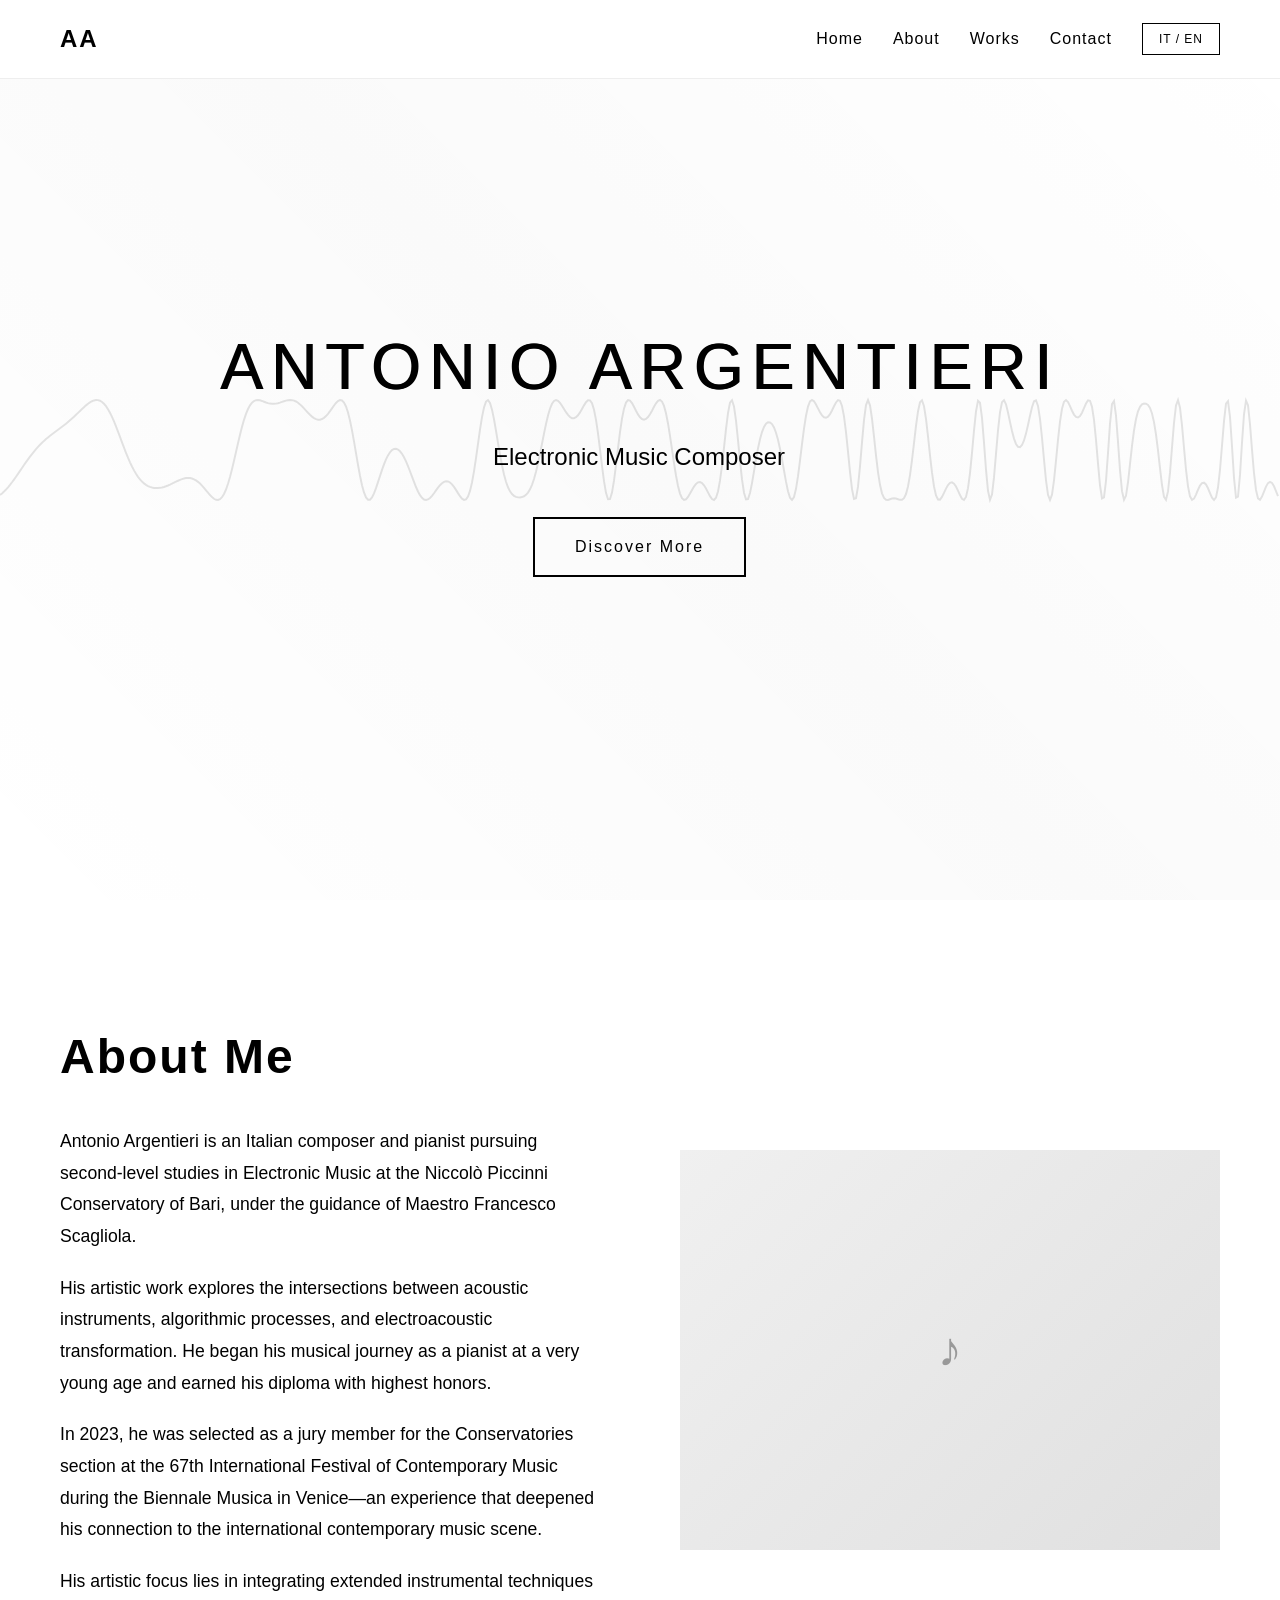
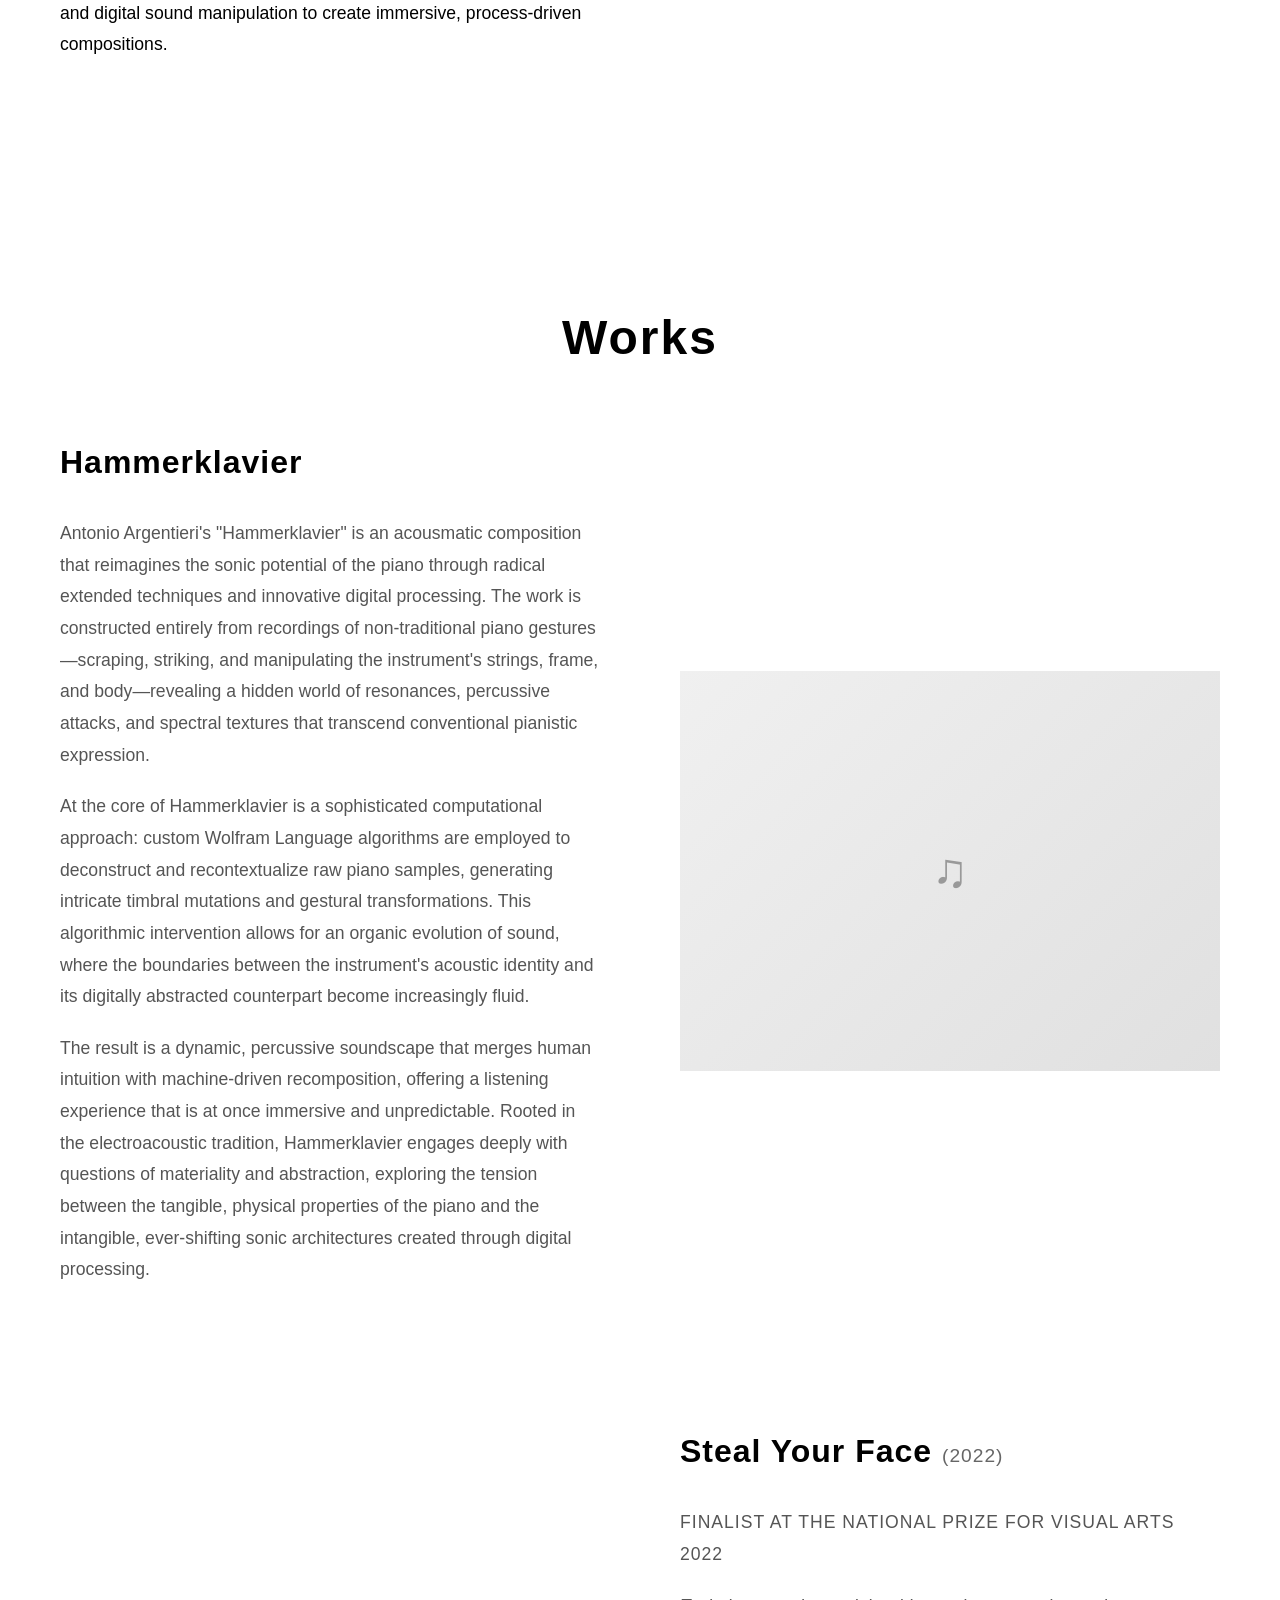
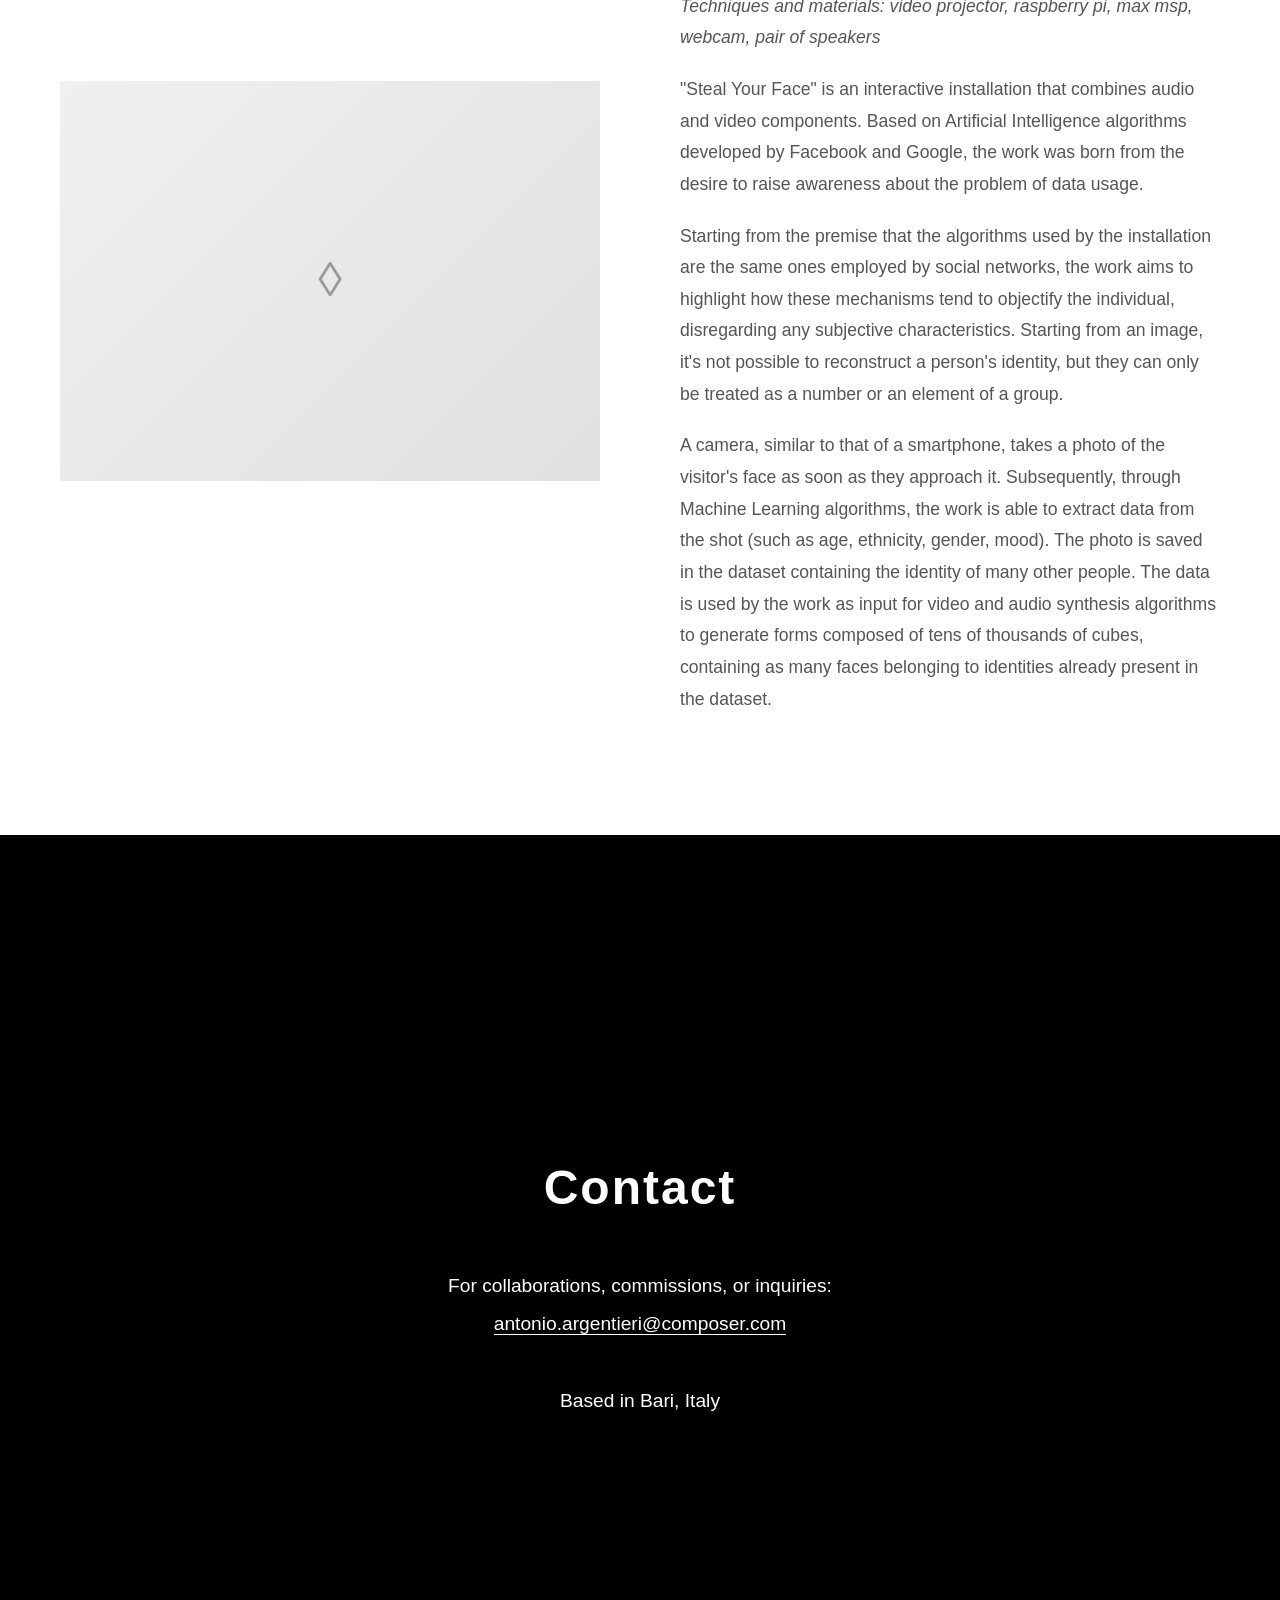
<file: antonio_argentieri_website.html>
<!DOCTYPE html>
<html lang="en">
<head>
    <meta charset="UTF-8">
    <meta name="viewport" content="width=device-width, initial-scale=1.0">
    <title>Antonio Argentieri - Electronic Music Composer</title>
    <style>
        * {
            margin: 0;
            padding: 0;
            box-sizing: border-box;
        }

        body {
            font-family: 'Arial', sans-serif;
            line-height: 1.6;
            color: #000;
            background: #fff;
            overflow-x: hidden;
        }

        .container {
            max-width: 1200px;
            margin: 0 auto;
            padding: 0 20px;
        }

        /* Navigation */
        .navbar {
            position: fixed;
            top: 0;
            width: 100%;
            background: rgba(255, 255, 255, 0.95);
            backdrop-filter: blur(10px);
            z-index: 1000;
            padding: 20px 0;
            border-bottom: 1px solid #eee;
        }

        .nav-container {
            display: flex;
            justify-content: space-between;
            align-items: center;
        }

        .logo {
            font-size: 24px;
            font-weight: bold;
            letter-spacing: 2px;
        }

        .nav-menu {
            display: flex;
            list-style: none;
            gap: 30px;
            align-items: center;
        }

        .nav-menu a {
            text-decoration: none;
            color: #000;
            font-weight: 300;
            transition: opacity 0.3s ease;
            letter-spacing: 1px;
        }

        .nav-menu a:hover {
            opacity: 0.6;
        }

        .language-switch {
            background: none;
            border: 1px solid #000;
            padding: 8px 16px;
            cursor: pointer;
            font-size: 12px;
            letter-spacing: 1px;
            transition: all 0.3s ease;
        }

        .language-switch:hover {
            background: #000;
            color: #fff;
        }

        /* Mobile Menu */
        .mobile-menu {
            display: none;
            flex-direction: column;
            cursor: pointer;
        }

        .mobile-menu span {
            width: 25px;
            height: 2px;
            background: #000;
            margin: 3px 0;
            transition: 0.3s;
        }

        .mobile-menu.active span:nth-child(1) {
            transform: rotate(-45deg) translate(-5px, 6px);
        }

        .mobile-menu.active span:nth-child(2) {
            opacity: 0;
        }

        .mobile-menu.active span:nth-child(3) {
            transform: rotate(45deg) translate(-5px, -6px);
        }

        .nav-menu.mobile-active {
            display: flex;
            flex-direction: column;
            position: absolute;
            top: 100%;
            left: 0;
            width: 100%;
            background: rgba(255, 255, 255, 0.98);
            backdrop-filter: blur(10px);
            padding: 20px 0;
            box-shadow: 0 5px 15px rgba(0,0,0,0.1);
        }

        .nav-menu.mobile-active li {
            margin: 10px 0;
        }

        /* Sections */
        .section {
            min-height: 100vh;
            display: flex;
            align-items: center;
            padding: 100px 0;
        }

        .section.home {
            background: #fff;
            color: #000;
            text-align: center;
            position: relative;
            overflow: hidden;
        }

        .section.home::before {
            content: '';
            position: absolute;
            top: 0;
            left: 0;
            right: 0;
            bottom: 0;
            background: linear-gradient(45deg, transparent 0%, rgba(0,0,0,0.02) 50%, transparent 100%);
            animation: backgroundShift 8s ease-in-out infinite;
        }

        .wave-container {
            position: absolute;
            top: 50%;
            left: 50%;
            transform: translate(-50%, -50%);
            width: 100%;
            height: 200px;
            z-index: 1;
            opacity: 0.1;
        }

        .wave-canvas {
            width: 100%;
            height: 100%;
        }

        .hero-content {
            position: relative;
            z-index: 2;
        }

        .hero-content h1 {
            font-size: 4rem;
            margin-bottom: 20px;
            font-weight: 400;
            letter-spacing: 8px;
            opacity: 0;
            animation: glitchIn 2s ease 0.5s forwards;
            position: relative;
            text-shadow: 1px 0 0 currentColor;
        }

        .hero-content h1::before {
            content: attr(data-text);
            position: absolute;
            top: 0;
            left: 0;
            width: 100%;
            height: 100%;
            opacity: 0;
            animation: glitchEffect 3s infinite;
        }

        .hero-content .subtitle {
            font-size: 1.5rem;
            margin-bottom: 40px;
            font-weight: 300;
            opacity: 0;
            animation: typeWriter 2.5s ease 1.5s forwards, blinkCursor 0.8s infinite 1.5s, hideCursor 0.1s ease 4.2s forwards;
            border-right: 2px solid #000;
            white-space: nowrap;
            overflow: hidden;
            width: 0;
            margin: 0 auto 40px auto;
        }

        .cta-button {
            display: inline-block;
            padding: 15px 40px;
            border: 2px solid #000;
            color: #000;
            text-decoration: none;
            letter-spacing: 2px;
            transition: all 0.3s ease;
            opacity: 0;
            animation: bounceIn 1s ease 2.5s forwards;
            position: relative;
            overflow: hidden;
        }

        .cta-button::before {
            content: '';
            position: absolute;
            top: 0;
            left: -100%;
            width: 100%;
            height: 100%;
            background: #000;
            transition: left 0.3s ease;
            z-index: -1;
        }

        .cta-button:hover::before {
            left: 0;
        }

        .cta-button:hover {
            color: #fff;
            transform: translateY(-2px);
            box-shadow: 0 5px 15px rgba(0,0,0,0.2);
        }

        /* About Section */
        .about-content {
            display: grid;
            grid-template-columns: 1fr 1fr;
            gap: 80px;
            align-items: center;
        }

        .about-text h2 {
            font-size: 3rem;
            margin-bottom: 30px;
            font-weight: bold;
            letter-spacing: 2px;
        }

        .about-text p {
            font-size: 1.1rem;
            line-height: 1.8;
            margin-bottom: 20px;
            font-weight: 300;
        }

        .about-image {
            width: 100%;
            height: 400px;
            background: linear-gradient(135deg, #f0f0f0 0%, #e0e0e0 100%);
            display: flex;
            align-items: center;
            justify-content: center;
            font-size: 48px;
            color: #999;
        }

        /* Works Section */
        .works {
            background: #fff;
        }

        .works-content h2 {
            font-size: 3rem;
            margin-bottom: 60px;
            font-weight: bold;
            letter-spacing: 2px;
            text-align: center;
        }

        .work-content {
            display: grid;
            grid-template-columns: 1fr 1fr;
            gap: 80px;
            align-items: center;
        }

        .work-text h3 {
            font-size: 2rem;
            margin-bottom: 30px;
            font-weight: bold;
            letter-spacing: 1px;
        }

        .work-year {
            font-size: 1.2rem;
            font-weight: 300;
            color: #666;
        }

        .work-award {
            font-size: 0.9rem;
            font-weight: 500;
            color: #000;
            margin-bottom: 20px;
            text-transform: uppercase;
            letter-spacing: 1px;
        }

        .work-materials {
            font-size: 0.95rem;
            font-weight: 400;
            color: #555;
            margin-bottom: 25px;
            font-style: italic;
        }

        .work-text p {
            font-size: 1.1rem;
            line-height: 1.8;
            font-weight: 300;
            color: #555;
            margin-bottom: 20px;
        }

        .work-image {
            width: 100%;
            height: 400px;
            background: linear-gradient(135deg, #f0f0f0 0%, #e0e0e0 100%);
            display: flex;
            align-items: center;
            justify-content: center;
            font-size: 48px;
            color: #999;
        }

        /* Contact Section */
        .contact {
            background: #000;
            color: #fff;
        }

        .contact-content {
            text-align: center;
        }

        .contact-content h2 {
            font-size: 3rem;
            margin-bottom: 40px;
            font-weight: bold;
            letter-spacing: 2px;
        }

        .contact-info {
            font-size: 1.2rem;
            line-height: 2;
            font-weight: 300;
        }

        .contact-info a {
            color: #fff;
            text-decoration: none;
            border-bottom: 1px solid #fff;
            transition: opacity 0.3s ease;
        }

        .contact-info a:hover {
            opacity: 0.6;
        }

        /* Animations */
        @keyframes fadeInUp {
            from {
                opacity: 0;
                transform: translateY(30px);
            }
            to {
                opacity: 1;
                transform: translateY(0);
            }
        }

        @keyframes backgroundShift {
            0%, 100% { transform: translateX(-100%); }
            50% { transform: translateX(100%); }
        }

        @keyframes glitchIn {
            0% {
                opacity: 0;
                transform: scale(0.8) rotateX(10deg);
                filter: blur(5px);
            }
            50% {
                transform: scale(1.02) rotateX(-2deg);
                filter: blur(0px);
            }
            100% {
                opacity: 1;
                transform: scale(1) rotateX(0deg);
                filter: blur(0px);
            }
        }

        @keyframes glitchEffect {
            0%, 90%, 100% {
                opacity: 0;
                transform: translateX(0);
            }
            95% {
                opacity: 0.1;
                transform: translateX(-2px);
                filter: hue-rotate(90deg);
            }
        }

        @keyframes typeWriter {
            from {
                width: 0;
                opacity: 1;
            }
            to {
                width: 320px;
                opacity: 1;
            }
        }

        @keyframes blinkCursor {
            0%, 50% { border-right-color: #000; }
            51%, 100% { border-right-color: transparent; }
        }

        @keyframes hideCursor {
            to { border-right-color: transparent; }
        }

        @keyframes bounceIn {
            0% {
                opacity: 0;
                transform: scale(0.3) translateY(50px);
            }
            50% {
                opacity: 1;
                transform: scale(1.05) translateY(-10px);
            }
            70% {
                transform: scale(0.9) translateY(0px);
            }
            100% {
                opacity: 1;
                transform: scale(1) translateY(0px);
            }
        }

        /* Mobile Styles */
        @media (max-width: 768px) {
            @keyframes typeWriter {
                from {
                    width: 0;
                    opacity: 1;
                }
                to {
                    width: 280px;
                    opacity: 1;
                }
            }
            
            .hero-content .subtitle {
                width: 280px;
            }

            .nav-menu {
                display: none;
            }

            .mobile-menu {
                display: flex;
            }

            .hero-content h1 {
                font-size: 2.5rem;
                font-weight: 400;
                text-shadow: 0.5px 0 0 currentColor;
            }

            .hero-content .subtitle {
                font-size: 1.2rem;
            }

            .about-content {
                grid-template-columns: 1fr;
                gap: 40px;
            }

            .work-content {
                grid-template-columns: 1fr;
                gap: 40px;
            }

            .about-text h2,
            .works-content h2,
            .contact-content h2 {
                font-size: 2rem;
                font-weight: 700;
            }

            .section {
                padding: 60px 0;
            }

            .about-image {
                height: 300px;
            }

            .work-image {
                height: 300px;
            }

            .wave-container {
                height: 150px;
                opacity: 0.15;
            }
        }

        /* Hidden sections for language switch */
        .hidden {
            display: none;
        }
    </style>
</head>
<body>
    <!-- Navigation -->
    <nav class="navbar">
        <div class="container">
            <div class="nav-container">
                <div class="logo">AA</div>
                <ul class="nav-menu">
                    <li><a href="#home" class="nav-link" data-en="Home" data-it="Home">Home</a></li>
                    <li><a href="#about" class="nav-link" data-en="About" data-it="Chi Sono">About</a></li>
                    <li><a href="#works" class="nav-link" data-en="Works" data-it="Opere">Works</a></li>
                    <li><a href="#contact" class="nav-link" data-en="Contact" data-it="Contatti">Contact</a></li>
                    <li><button class="language-switch" onclick="toggleLanguage()">IT / EN</button></li>
                </ul>
                <div class="mobile-menu">
                    <span></span>
                    <span></span>
                    <span></span>
                </div>
            </div>
        </div>
    </nav>

    <!-- Home Section -->
    <section class="section home" id="home">
        <div class="container">
            <div class="wave-container">
                <canvas class="wave-canvas" id="waveCanvas"></canvas>
            </div>
            <div class="hero-content">
                <h1 class="hero-title" data-text="ANTONIO ARGENTIERI" data-en="ANTONIO ARGENTIERI" data-it="ANTONIO ARGENTIERI">ANTONIO ARGENTIERI</h1>
                <p class="subtitle" data-en="Electronic Music Composer" data-it="Compositore di Musica Elettronica">Electronic Music Composer</p>
                <a href="#about" class="cta-button" data-en="Discover More" data-it="Scopri Di Più">Discover More</a>
            </div>
        </div>
    </section>

    <!-- About Section -->
    <section class="section about" id="about">
        <div class="container">
            <div class="about-content">
                <div class="about-text">
                    <h2 class="about-title" data-en="About Me" data-it="Chi Sono">About Me</h2>
                    <div class="about-description-en">
                        <p>Antonio Argentieri is an Italian composer and pianist pursuing second-level studies in Electronic Music at the Niccolò Piccinni Conservatory of Bari, under the guidance of Maestro Francesco Scagliola.</p>
                        <p>His artistic work explores the intersections between acoustic instruments, algorithmic processes, and electroacoustic transformation. He began his musical journey as a pianist at a very young age and earned his diploma with highest honors.</p>
                        <p>In 2023, he was selected as a jury member for the Conservatories section at the 67th International Festival of Contemporary Music during the Biennale Musica in Venice—an experience that deepened his connection to the international contemporary music scene.</p>
                        <p>His artistic focus lies in integrating extended instrumental techniques and digital sound manipulation to create immersive, process-driven compositions.</p>
                    </div>
                    <div class="about-description-it hidden">
                        <p>Antonio Argentieri è un compositore e pianista italiano che sta conseguendo studi di secondo livello in Musica Elettronica al Conservatorio Niccolò Piccinni di Bari, sotto la guida del Maestro Francesco Scagliola.</p>
                        <p>Il suo lavoro artistico esplora le intersezioni tra strumenti acustici, processi algoritmici e trasformazione elettroacustica. Ha iniziato il suo percorso musicale come pianista in tenera età e ha conseguito il diploma con il massimo dei voti.</p>
                        <p>Nel 2023 è stato selezionato come membro della giuria per la sezione Conservatori al 67° Festival Internazionale di Musica Contemporanea durante la Biennale Musica di Venezia—un'esperienza che ha approfondito la sua connessione con la scena musicale contemporanea internazionale.</p>
                        <p>Il suo focus artistico consiste nell'integrare tecniche strumentali estese e manipolazione sonora digitale per creare composizioni immersive e guidate dal processo.</p>
                    </div>
                </div>
                <div class="about-image">
                    ♪
                </div>
            </div>
        </div>
    </section>

    <!-- Works Section -->
    <section class="section works" id="works">
        <div class="container">
            <div class="works-content">
                <h2 class="works-title" data-en="Works" data-it="Opere">Works</h2>
                
                <!-- Hammerklavier -->
                <div class="work-content">
                    <div class="work-text">
                        <h3>Hammerklavier</h3>
                        <div class="work-description-en">
                            <p>Antonio Argentieri's "Hammerklavier" is an acousmatic composition that reimagines the sonic potential of the piano through radical extended techniques and innovative digital processing. The work is constructed entirely from recordings of non-traditional piano gestures—scraping, striking, and manipulating the instrument's strings, frame, and body—revealing a hidden world of resonances, percussive attacks, and spectral textures that transcend conventional pianistic expression.</p>
                            <p>At the core of Hammerklavier is a sophisticated computational approach: custom Wolfram Language algorithms are employed to deconstruct and recontextualize raw piano samples, generating intricate timbral mutations and gestural transformations. This algorithmic intervention allows for an organic evolution of sound, where the boundaries between the instrument's acoustic identity and its digitally abstracted counterpart become increasingly fluid.</p>
                            <p>The result is a dynamic, percussive soundscape that merges human intuition with machine-driven recomposition, offering a listening experience that is at once immersive and unpredictable. Rooted in the electroacoustic tradition, Hammerklavier engages deeply with questions of materiality and abstraction, exploring the tension between the tangible, physical properties of the piano and the intangible, ever-shifting sonic architectures created through digital processing.</p>
                        </div>
                        <div class="work-description-it hidden">
                            <p>"Hammerklavier" di Antonio Argentieri è una composizione acusmatica che reinventa il potenziale sonoro del pianoforte attraverso tecniche estese radicali e innovativi processi digitali. L'opera è costruita interamente da registrazioni di gesti pianistici non tradizionali—raschiando, colpendo e manipolando le corde, la struttura e il corpo dello strumento—rivelando un mondo nascosto di risonanze, attacchi percussivi e texture spettrali che trascendono l'espressione pianistica convenzionale.</p>
                            <p>Al centro di Hammerklavier c'è un approccio computazionale sofisticato: algoritmi personalizzati in Wolfram Language vengono impiegati per decostruire e ricontestualizzare campioni grezzi di pianoforte, generando intricate mutazioni timbriche e trasformazioni gestuali. Questo intervento algoritmico permette un'evoluzione organica del suono, dove i confini tra l'identità acustica dello strumento e la sua controparte digitalmente astratta diventano sempre più fluidi.</p>
                            <p>Il risultato è un paesaggio sonoro dinamico e percussivo che fonde l'intuizione umana con la ricomposizione guidata dalla macchina, offrendo un'esperienza di ascolto al tempo stesso immersiva e imprevedibile. Radicato nella tradizione elettroacustica, Hammerklavier si confronta profondamente con questioni di materialità e astrazione, esplorando la tensione tra le proprietà tangibili e fisiche del pianoforte e le architetture sonore intangibili e in continua mutazione create attraverso il processamento digitale.</p>
                        </div>
                    </div>
                    <div class="work-image">
                        ♫
                    </div>
                </div>

                <!-- Steal Your Face -->
                <div class="work-content" style="margin-top: 120px;">
                    <div class="work-image">
                        ◊
                    </div>
                    <div class="work-text">
                        <h3>Steal Your Face <span class="work-year">(2022)</span></h3>
                        <p class="work-award" data-en="Finalist at the National Prize for Visual Arts 2022" data-it="Finalista al Premio Nazionale delle Arti Visive 2022">Finalist at the National Prize for Visual Arts 2022</p>
                        <p class="work-materials" data-en="Techniques and materials: video projector, raspberry pi, max msp, webcam, pair of speakers" data-it="Tecniche e materiali: videoproiettore, raspberry pi, max msp, webcam, coppia di altoparlanti">Techniques and materials: video projector, raspberry pi, max msp, webcam, pair of speakers</p>
                        <div class="work-description-en">
                            <p>"Steal Your Face" is an interactive installation that combines audio and video components. Based on Artificial Intelligence algorithms developed by Facebook and Google, the work was born from the desire to raise awareness about the problem of data usage.</p>
                            <p>Starting from the premise that the algorithms used by the installation are the same ones employed by social networks, the work aims to highlight how these mechanisms tend to objectify the individual, disregarding any subjective characteristics. Starting from an image, it's not possible to reconstruct a person's identity, but they can only be treated as a number or an element of a group.</p>
                            <p>A camera, similar to that of a smartphone, takes a photo of the visitor's face as soon as they approach it. Subsequently, through Machine Learning algorithms, the work is able to extract data from the shot (such as age, ethnicity, gender, mood). The photo is saved in the dataset containing the identity of many other people. The data is used by the work as input for video and audio synthesis algorithms to generate forms composed of tens of thousands of cubes, containing as many faces belonging to identities already present in the dataset.</p>
                        </div>
                        <div class="work-description-it hidden">
                            <p>"Steal Your Face" è un'opera interattiva che unisce componenti audio e video. Il lavoro, basato su algoritmi di Intelligenza Artificiale sviluppati da Facebook e Google, è nato dalla volontà di sensibilizzare il fruitore sul problema dell'utilizzo dei dati.</p>
                            <p>Partendo dal presupposto che gli algoritmi utilizzati dall'installazione sono gli stessi impiegati dai social network, l'opera vuole evidenziare come tali meccanismi tendono a oggettivizzare l'individuo disinteressandosi di ogni caratteristica soggettiva. Partendo da un'immagine non è possibile ricostruire l'identità di una persona, ma la si può trattare solo come un numero o un elemento di un gruppo.</p>
                            <p>Una videocamera, simile a quella di uno smartphone, scatta una foto al volto del visitatore non appena questi si avvicina ad essa. Successivamente, tramite algoritmi di Machine Learning, l'opera è in grado di ricavare dati dallo scatto (quali età, etnia, genere, stato d'animo). La foto viene salvata nel dataset contenente l'identità di tantissime altre persone. I dati vengono utilizzati dall'opera come input di algoritmi di sintesi video e audio per generare forme composte da decine di migliaia di cubi, contenenti altrettanti volti appartenenti alle identità già presenti nel dataset.</p>
                        </div>
                    </div>
                </div>
            </div>
        </div>
    </section>

    <!-- Contact Section -->
    <section class="section contact" id="contact">
        <div class="container">
            <div class="contact-content">
                <h2 class="contact-title" data-en="Contact" data-it="Contatti">Contact</h2>
                <div class="contact-info">
                    <p class="contact-text" data-en="For collaborations, commissions, or inquiries:" data-it="Per collaborazioni, commissioni o informazioni:">For collaborations, commissions, or inquiries:</p>
                    <p><a href="mailto:antonio.argentieri@composer.com">antonio.argentieri@composer.com</a></p>
                    <br>
                    <p class="location-text" data-en="Based in Bari, Italy" data-it="Con sede a Bari, Italia">Based in Bari, Italy</p>
                </div>
            </div>
        </div>
    </section>

    <script>
        let currentLang = 'en';

        // Wave animation with FM synthesis
        function initWaveAnimation() {
            const canvas = document.getElementById('waveCanvas');
            if (!canvas) return;
            
            const ctx = canvas.getContext('2d');
            let animationId;
            let time = 0;

            function resizeCanvas() {
                const container = canvas.parentElement;
                canvas.width = container.offsetWidth;
                canvas.height = container.offsetHeight;
            }

            function drawWave() {
                ctx.clearRect(0, 0, canvas.width, canvas.height);
                
                ctx.strokeStyle = '#000000';
                ctx.lineWidth = 2;
                ctx.beginPath();

                const centerY = canvas.height / 2;
                const amplitude = 50;
                const carrierFreq = 0.03;
                const modulatorFreq = 0.05;
                const modulationDepth = 0.005;
                
                for (let x = 0; x < canvas.width; x += 2) {
                    const modulator = Math.sin(x * modulatorFreq + time * 0.01);
                    const instantFreq = carrierFreq + (modulator * modulationDepth);
                    const wave = Math.sin(x * instantFreq + time * 0.02);
                    
                    const y = centerY + wave * amplitude;
                    
                    if (x === 0) {
                        ctx.moveTo(x, y);
                    } else {
                        ctx.lineTo(x, y);
                    }
                }
                
                ctx.stroke();
                time++;
                
                animationId = requestAnimationFrame(drawWave);
            }

            resizeCanvas();
            drawWave();

            window.addEventListener('resize', resizeCanvas);
            window.addEventListener('beforeunload', () => {
                if (animationId) {
                    cancelAnimationFrame(animationId);
                }
            });
        }

        function toggleLanguage() {
            currentLang = currentLang === 'en' ? 'it' : 'en';
            
            // Update navigation links
            document.querySelectorAll('.nav-link').forEach(link => {
                link.textContent = link.getAttribute(`data-${currentLang}`);
            });
            
            // Update content with data attributes
            document.querySelectorAll('[data-en]').forEach(element => {
                if (element.hasAttribute(`data-${currentLang}`)) {
                    element.textContent = element.getAttribute(`data-${currentLang}`);
                }
            });
            
            // Toggle description visibility
            if (currentLang === 'it') {
                document.querySelectorAll('.about-description-en, .work-description-en').forEach(el => {
                    el.classList.add('hidden');
                });
                document.querySelectorAll('.about-description-it, .work-description-it').forEach(el => {
                    el.classList.remove('hidden');
                });
            } else {
                document.querySelectorAll('.about-description-it, .work-description-it').forEach(el => {
                    el.classList.add('hidden');
                });
                document.querySelectorAll('.about-description-en, .work-description-en').forEach(el => {
                    el.classList.remove('hidden');
                });
            }
        }

        // Mobile menu toggle
        function toggleMobileMenu() {
            const mobileMenu = document.querySelector('.mobile-menu');
            const navMenu = document.querySelector('.nav-menu');
            
            mobileMenu.classList.toggle('active');
            navMenu.classList.toggle('mobile-active');
        }

        // Close mobile menu when clicking on a link
        function closeMobileMenu() {
            const mobileMenu = document.querySelector('.mobile-menu');
            const navMenu = document.querySelector('.nav-menu');
            
            mobileMenu.classList.remove('active');
            navMenu.classList.remove('mobile-active');
        }

        // Smooth scrolling for navigation links
        document.querySelectorAll('a[href^="#"]').forEach(anchor => {
            anchor.addEventListener('click', function (e) {
                e.preventDefault();
                closeMobileMenu(); // Close mobile menu when clicking on link
                const target = document.querySelector(this.getAttribute('href'));
                if (target) {
                    target.scrollIntoView({
                        behavior: 'smooth',
                        block: 'start'
                    });
                }
            });
        });

        // Add scroll effect to navbar
        window.addEventListener('scroll', () => {
            const navbar = document.querySelector('.navbar');
            if (window.scrollY > 100) {
                navbar.style.background = 'rgba(255, 255, 255, 0.98)';
            } else {
                navbar.style.background = 'rgba(255, 255, 255, 0.95)';
            }
        });

        // Initialize everything when DOM is loaded
        document.addEventListener('DOMContentLoaded', function() {
            const mobileMenuButton = document.querySelector('.mobile-menu');
            if (mobileMenuButton) {
                mobileMenuButton.addEventListener('click', toggleMobileMenu);
            }
            
            // Safety check and delayed initialization for mobile
            if (typeof initWaveAnimation === 'function') {
                initWaveAnimation();
            } else {
                // Fallback: try again after a short delay
                setTimeout(() => {
                    if (typeof initWaveAnimation === 'function') {
                        initWaveAnimation();
                    }
                }, 100);
            }
        });
    </script>
</body>
</html>
</file>
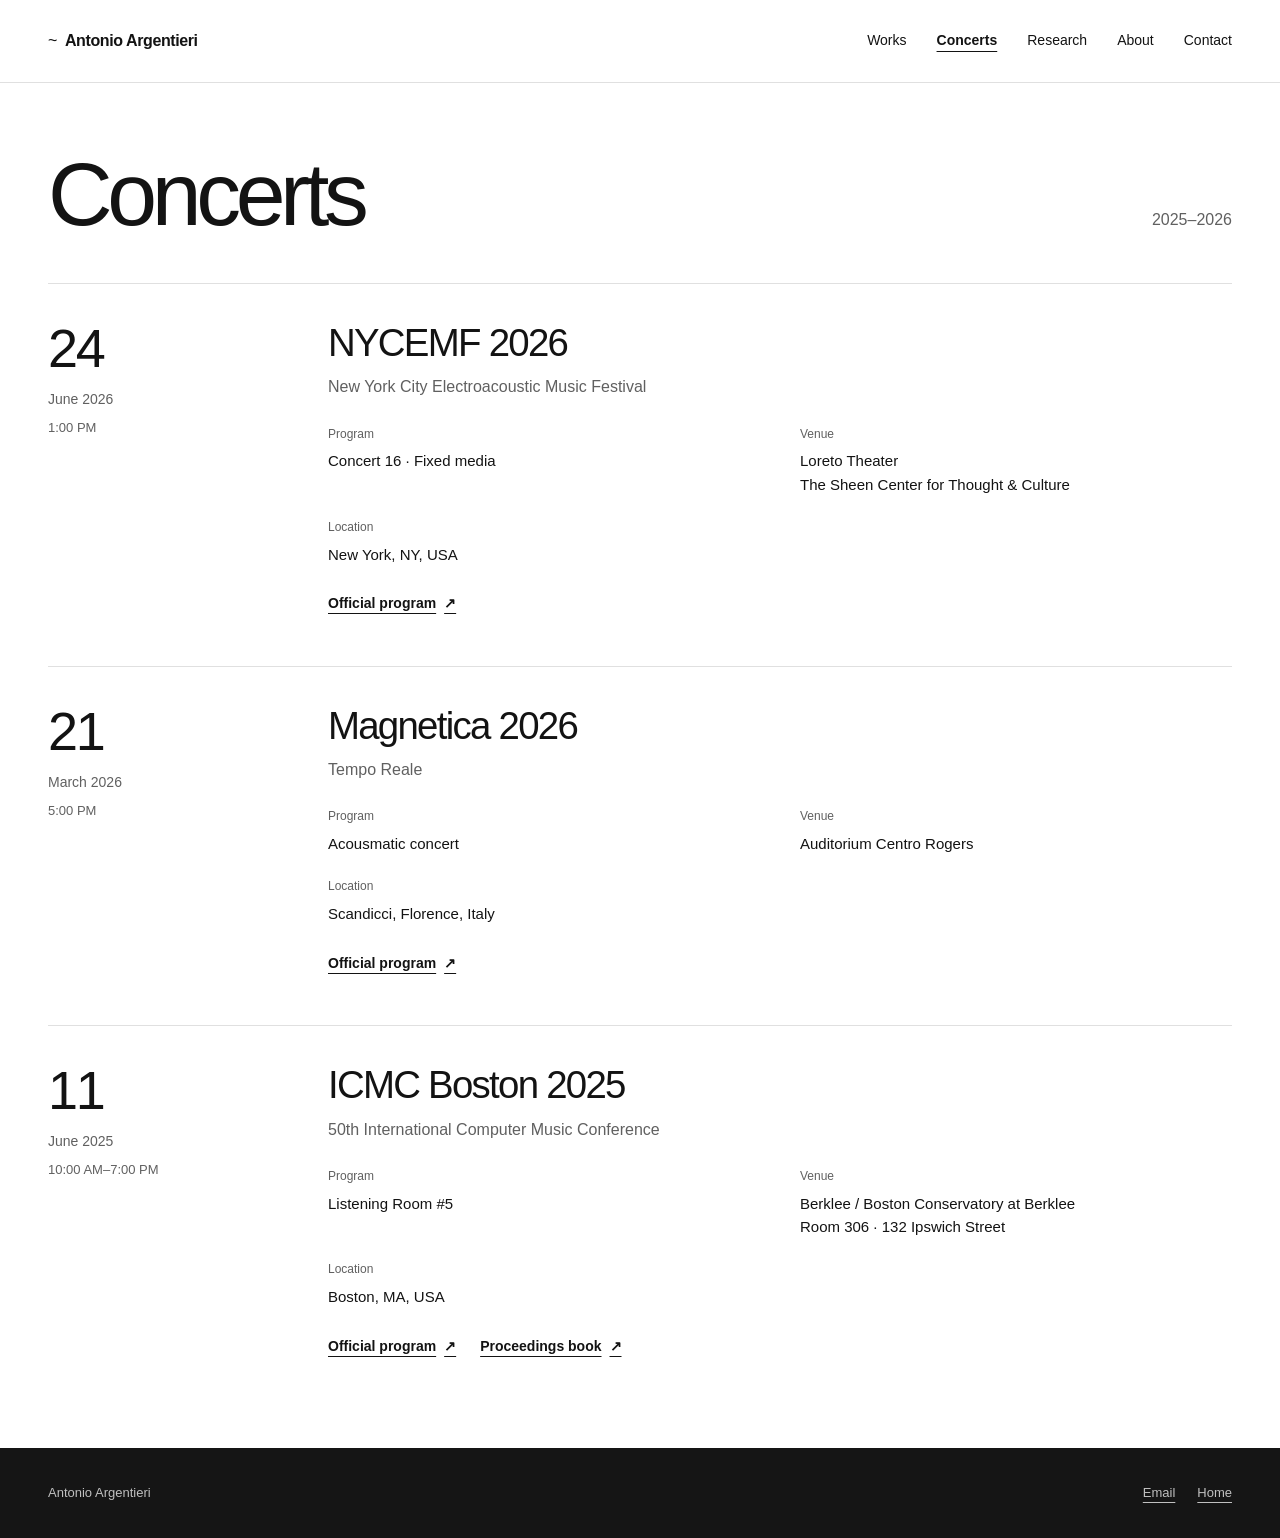
<file: concerts.html>
<!doctype html>
<html lang="en">
<head>
  <meta charset="utf-8">
  <meta name="viewport" content="width=device-width,initial-scale=1">
  <title>Concerts — Antonio Argentieri</title>
  <meta name="description" content="Antonio Argentieri’s concert appearances at NYCEMF 2026, Magnetica 2026 and ICMC Boston 2025. Dates, venues and official programs.">

  <meta property="og:title" content="Concerts — Antonio Argentieri">
  <meta property="og:description" content="Concerts: NYCEMF 2026, Magnetica 2026 and ICMC Boston 2025.">
  <meta property="og:type" content="website">
  <link rel="icon" type="image/png" sizes="96x96" href="favicon-96x96.png">
  <link rel="apple-touch-icon" href="apple-touch-icon.png">
  <link rel="stylesheet" href="assets/site.css">
  <script src="assets/site.js" defer></script>
  <link rel="canonical" href="https://www.antonioargentieri.com/concerts.html">
  <meta property="og:url" content="https://www.antonioargentieri.com/concerts.html">
</head>
<body>
  <a class="skip-link" href="#main">Skip to content</a>
  <header class="site-header">
    <div class="wrap header-inner">
      <a class="wordmark" href="index.html#home" aria-label="Antonio Argentieri, home"><span aria-hidden="true">~</span>Antonio Argentieri</a>
      <button class="menu-toggle" type="button" aria-label="Open navigation" aria-controls="main-nav" aria-expanded="false"><span></span><span></span></button>
      <nav class="main-nav" id="main-nav" aria-label="Main navigation">
        <a href="index.html#works">Works</a>
        <a href="concerts.html" aria-current="page">Concerts</a>
        <a href="index.html#research">Research</a>
        <a href="index.html#about">About</a>
        <a href="index.html#contact">Contact</a>
      </nav>
    </div>
  </header>
  <main class="concerts-page wrap" id="main">
    <div class="concerts-heading"><h1>Concerts</h1><p class="concert-year">2025–2026</p></div>
    <div class="concert-list">
      <article class="concert-entry" id="nycemf-2026" aria-labelledby="nycemf-title">
        <div class="concert-when"><time class="concert-date" datetime="2026-06-24"><span class="concert-day">24</span><span>June 2026</span></time><p class="concert-time">1:00 PM</p></div>
        <div class="concert-content">
          <h2 id="nycemf-title">NYCEMF 2026</h2>
          <p class="concert-festival">New York City Electroacoustic Music Festival</p>
          <dl class="concert-details">
            <div><dt>Program</dt><dd>Concert 16 · Fixed media</dd></div>
            <div><dt>Venue</dt><dd>Loreto Theater<br>The Sheen Center for Thought &amp; Culture</dd></div>
            <div><dt>Location</dt><dd>New York, NY, USA</dd></div>
          </dl>
          <a class="text-link" href="https://nycemf.org/2026-program-book/" target="_blank" rel="noopener noreferrer">Official program <span aria-hidden="true">↗</span></a>
        </div>
      </article>
      <article class="concert-entry" id="magnetica-2026" aria-labelledby="magnetica-title">
        <div class="concert-when"><time class="concert-date" datetime="2026-03-21"><span class="concert-day">21</span><span>March 2026</span></time><p class="concert-time">5:00 PM</p></div>
        <div class="concert-content">
          <h2 id="magnetica-title">Magnetica 2026</h2>
          <p class="concert-festival">Tempo Reale</p>
          <dl class="concert-details">
            <div><dt>Program</dt><dd>Acousmatic concert</dd></div>
            <div><dt>Venue</dt><dd>Auditorium Centro Rogers</dd></div>
            <div><dt>Location</dt><dd>Scandicci, Florence, Italy</dd></div>
          </dl>
          <a class="text-link" href="https://temporeale.it/bandi-e-residenze/magnetica-2026-incontri-di-musica-elettronica-workshop-talk-concerti/" target="_blank" rel="noopener noreferrer">Official program <span aria-hidden="true">↗</span></a>
        </div>
      </article>
      <article class="concert-entry" id="icmc-2025" aria-labelledby="icmc-title">
        <div class="concert-when"><time class="concert-date" datetime="2025-06-11"><span class="concert-day">11</span><span>June 2025</span></time><p class="concert-time">10:00 AM–7:00 PM</p></div>
        <div class="concert-content">
          <h2 id="icmc-title">ICMC Boston 2025</h2>
          <p class="concert-festival">50th International Computer Music Conference</p>
          <dl class="concert-details">
            <div><dt>Program</dt><dd>Listening Room #5</dd></div>
            <div><dt>Venue</dt><dd>Berklee / Boston Conservatory at Berklee<br>Room 306 · 132 Ipswich Street</dd></div>
            <div><dt>Location</dt><dd>Boston, MA, USA</dd></div>
          </dl>
          <div class="work-links"><a class="text-link" href="https://drive.google.com/file/d/1a5aaVBizcyUqvuZGRGLfQLRJQuqGrWIn/view?usp=sharing" target="_blank" rel="noopener noreferrer">Official program <span aria-hidden="true">↗</span></a><a class="text-link" href="https://drive.google.com/file/d/1au2vPJFEV4erKfVwg338d_PzT6rdP2bq/view?usp=sharing" target="_blank" rel="noopener noreferrer">Proceedings book <span aria-hidden="true">↗</span></a></div>
        </div>
      </article>
    </div>
  </main>
  <footer class="concerts-footer"><div class="wrap footer-bottom"><span>Antonio Argentieri</span><div class="footer-links"><a href="mailto:antonioargentieri76@gmail.com">Email</a><a href="index.html">Home</a></div></div></footer>
</body>
</html>
</file>
<file: assets/site.css>
:root{--ink:#131313;--muted:#606060;--paper:#ffffff;--line:#e0e0e0;--accent:#111111;--night:#151515;--max:1248px}
*{box-sizing:border-box}html{scroll-behavior:smooth;scroll-padding-top:100px}body{margin:0;background:var(--paper);color:var(--ink);font-family:Arial,Helvetica,sans-serif;font-size:17px;line-height:1.65}button,input,a{ -webkit-tap-highlight-color:transparent}button,a,summary{touch-action:manipulation}button{font:inherit}a{color:inherit;text-underline-offset:5px}img{display:block;max-width:100%;height:auto}button{cursor:pointer}button:focus-visible,a:focus-visible,summary:focus-visible,audio:focus-visible{outline:3px solid var(--accent);outline-offset:5px}[hidden]{display:none!important}.wrap{width:min(calc(100% - 96px),var(--max));margin-inline:auto}.skip-link{position:fixed;top:12px;left:12px;z-index:100;background:var(--ink);color:white;padding:12px 20px;transform:translateY(-180%)}.skip-link:focus{transform:translateY(0)}
.site-header{position:sticky;top:0;z-index:20;background:rgba(255,255,255,.97);border-bottom:1px solid var(--line);backdrop-filter:blur(14px)}.header-inner{display:flex;align-items:center;justify-content:space-between;gap:30px;min-height:82px}.wordmark{text-decoration:none;font-size:16px;font-weight:700;letter-spacing:-.4px;white-space:nowrap}.wordmark span{color:var(--accent);margin-right:8px;font-weight:400}.main-nav{display:flex;align-items:center;gap:30px}.main-nav>a{font-size:14px;text-decoration:none;padding-block:13px}.main-nav>a:hover{color:var(--accent)}.menu-toggle{display:none;min-width:44px;min-height:44px;border:0;background:none;padding:10px}.menu-toggle span{display:block;width:23px;height:2px;margin:5px 0;background:var(--ink)}
.hero{display:grid;grid-template-columns:1.18fr 1fr;gap:76px;align-items:center;padding-block:68px 64px}.eyebrow{display:flex;gap:12px;align-items:center;margin:0 0 28px;color:var(--muted);font-size:12px;letter-spacing:1.7px;text-transform:uppercase;font-weight:700}.eyebrow::before{content:'';width:24px;height:1px;background:currentColor;flex-shrink:0}.hero h1{font-size:clamp(3.1rem,7.8vw,7rem);font-weight:500;letter-spacing:-.07em;line-height:.99;margin:0 0 30px}.hero h1 span{display:block}.hero h1 span:last-child{color:var(--ink);font-weight:700}.hero-description{font-size:clamp(1.05rem,1.55vw,1.2rem);max-width:40ch;color:var(--muted);margin:0 0 30px;line-height:1.6}.actions{display:flex;gap:12px;flex-wrap:wrap;align-items:center}.button{display:inline-flex;align-items:center;justify-content:center;gap:12px;min-height:50px;padding:12px 22px;background:var(--ink);color:white;border:1px solid var(--ink);text-decoration:none;font-size:14px;font-weight:600;line-height:1.35;transition:background .15s,color .15s}.button:hover{background:#383838;border-color:#383838}.button.secondary{background:transparent;color:var(--ink);border-color:var(--line)}.button.secondary:hover{border-color:var(--ink)}.play-symbol{width:0;height:0;border-top:5px solid transparent;border-bottom:5px solid transparent;border-left:8px solid currentColor;flex-shrink:0}.hero-feature{margin:0;min-width:0}.cover-button{display:block;position:relative;width:100%;padding:0;border:0;background:#0b0b0b;aspect-ratio:1;overflow:hidden}.cover-button>img{width:100%;height:100%;object-fit:cover;transition:transform .4s ease}.cover-button:hover>img{transform:scale(1.025)}.cover-play{position:absolute;bottom:24px;left:24px;display:flex;align-items:center;gap:12px;padding:13px 17px;color:var(--ink);background:white;font-size:13px;font-weight:700}.cover-play .play-symbol{border-top-width:6px;border-bottom-width:6px;border-left-width:10px}.feature-caption{display:flex;align-items:baseline;justify-content:space-between;gap:16px;padding-top:16px}.feature-caption strong{font-size:20px;letter-spacing:-.5px}.feature-caption span{color:var(--muted);font-size:13px}.credentials{border-block:1px solid var(--line);display:grid;grid-template-columns:repeat(3,1fr);padding-block:26px;gap:30px}.credentials p{margin:0;font-size:13px;color:var(--muted);line-height:1.5}.credentials strong{display:block;color:var(--ink);font-size:14px;margin-bottom:5px;font-weight:600}.credentials>div+div{border-left:1px solid var(--line);padding-left:30px}
.section{padding-block:100px}.section-heading{display:flex;align-items:baseline;justify-content:space-between;gap:32px;margin-bottom:44px}.section-heading h2,.about-content h2{font-size:clamp(2.1rem,4vw,3.5rem);line-height:1.1;letter-spacing:-.05em;font-weight:500;margin:0}.section-heading>p{color:var(--muted);font-size:14px;margin:0;max-width:30ch}.work{padding-block:38px;border-top:1px solid var(--line);scroll-margin-top:108px}.work-row{display:grid;grid-template-columns:52px 1fr 1.1fr;gap:32px}.work-number{color:var(--accent);font-size:13px;letter-spacing:1px;padding-top:9px}.work-heading h3{font-size:clamp(1.75rem,2.7vw,2.5rem);font-weight:500;letter-spacing:-.045em;line-height:1.15;margin:0 0 14px}.work-meta{font-size:13px;color:var(--muted);margin:0}.work-note{font-size:13px;line-height:1.5;margin:24px 0 0;color:var(--accent);max-width:34ch}.work-body>p{margin:0 0 24px;color:var(--muted);font-size:17px;max-width:57ch}.text-link{display:inline-flex;align-items:center;min-height:44px;font-size:14px;font-weight:600;gap:8px;text-decoration:underline}.work-links{display:flex;flex-wrap:wrap;gap:12px 24px;align-items:center}.text-button{border:0;background:none;padding:0;color:inherit;text-decoration:underline;text-underline-offset:5px;font-weight:600;min-height:44px;font-size:14px}.work-gallery{display:grid;grid-template-columns:1fr 1.5fr;gap:18px;margin:32px 0 0 84px}.work-gallery figure{margin:0;min-width:0}.work-gallery img{width:100%;height:265px;object-fit:contain;background:#030303}.work-gallery figcaption{margin-top:10px;color:var(--muted);font-size:13px}.project-detail{margin-top:22px;border-top:1px solid var(--line);padding-top:4px}.project-detail summary{cursor:pointer;font-size:14px;min-height:44px;padding-block:10px;font-weight:600}.project-detail .detail-copy{color:var(--muted);font-size:16px;line-height:1.8}.detail-copy p{margin-block:14px}
.research{background:var(--night);color:#f7f7f7;padding-block:92px}.research .wrap{display:grid;grid-template-columns:1fr 1fr;gap:88px;align-items:center}.research .eyebrow{color:#b1b1b1;margin-bottom:28px}.research h2{font-size:clamp(2.6rem,4.8vw,4.5rem);font-weight:500;letter-spacing:-.05em;line-height:1.05;margin:0 0 14px}.research-subtitle{font-size:20px;margin:0 0 22px}.research-description{color:#c0c0c0;max-width:49ch;font-size:17px;margin:0 0 28px}.research .button{background:#ffffff;color:var(--ink);border-color:white}.research .button:hover{background:#d5d5d5;border-color:#d5d5d5}.research .button.secondary{background:none;color:white;border-color:#585858}.research .button.secondary:hover{border-color:white}.research-meta{font-size:13px;color:#c0c0c0;margin:24px 0 0;line-height:1.7}.research-more{font-size:13px;color:#d8d8d8;display:inline-block;min-height:44px;padding-top:13px}.sound-lab{background:#202020;border:1px solid #3d3d3d;padding:26px;min-width:0}.lab-heading{display:flex;justify-content:space-between;gap:16px;font-size:13px;margin:0 0 18px;color:#e5e5e5}.lab-heading span:last-child{color:#b3b3b3}.sample-controls{display:flex;gap:6px;flex-wrap:wrap;margin-bottom:18px}.sample-choice{flex:1;border:1px solid #5b5b5b;background:none;color:#cecece;font-size:14px;padding:10px 8px;min-height:44px}.sample-choice[aria-pressed=true]{background:#ececec;color:#1b1b1b;border-color:#ececec;font-weight:700}.sample-plot{background:white;aspect-ratio:1.7;display:flex;align-items:center;justify-content:center;margin:0 0 18px}.sample-plot img{max-height:100%;width:100%;object-fit:contain}.sound-lab audio{display:block;width:100%;height:44px}.lab-caption{font-size:14px;color:#c0c0c0;line-height:1.55;margin:18px 0 0}.research a:focus-visible,.research button:focus-visible{outline-color:#c6c6c6}
.about-grid{display:grid;grid-template-columns:.74fr 1.26fr;gap:92px;align-items:start}.portrait{margin:0;max-width:420px}.portrait img{width:100%;aspect-ratio:1;object-fit:cover}.portrait figcaption{margin-top:14px;font-size:13px;color:var(--muted)}.about-content .eyebrow{margin-bottom:20px}.about-content h2{margin-bottom:26px}.about-content>p{font-size:18px;color:var(--muted);margin:0 0 20px;max-width:58ch}.about-content .project-detail{margin-top:26px}.contact{background:#0c0c0c;color:white;padding-block:74px 28px}.contact .eyebrow{color:#c0c0c0}.contact h2{font-size:clamp(2.25rem,5vw,4.5rem);font-weight:500;letter-spacing:-.045em;line-height:1.1;max-width:15ch;margin:0 0 22px}.contact-intro{color:#c0c0c0;font-size:17px;margin:0 0 24px}.email{display:inline-block;font-size:clamp(1.05rem,2.8vw,2.25rem);letter-spacing:-.035em;line-height:1.5;overflow-wrap:anywhere}.footer-bottom{display:flex;justify-content:space-between;gap:24px;align-items:center;border-top:1px solid #393939;margin-top:60px;padding-top:24px;font-size:13px;color:#c0c0c0}.footer-links{display:flex;gap:22px;flex-wrap:wrap}.footer-links a{display:inline-flex;align-items:center;min-height:44px}.contact a:focus-visible{outline-color:#c6c6c6}
.notification{position:fixed;bottom:24px;left:50%;transform:translateX(-50%);z-index:50;background:#161616;color:white;padding:12px 22px;border:1px solid #5e5e5e;font-size:14px;max-width:calc(100% - 32px);text-align:center}.player-dialog{border:0;padding:0;background:var(--ink);color:white;width:min(900px,calc(100% - 40px));max-height:calc(100dvh - 48px)}.player-dialog::backdrop{background:rgba(0,0,0,.83);backdrop-filter:blur(6px)}.player-top{padding:16px 22px;display:flex;align-items:center;justify-content:space-between;gap:20px}.player-top h2{font-size:18px;font-weight:500;margin:0}.close-player{border:1px solid #6f6f6f;color:white;background:none;padding:6px 14px;font-size:14px;min-height:44px}.video-container{aspect-ratio:16/9;background:black}.video-container iframe{display:block;width:100%;height:100%;border:0}.player-bottom{display:flex;flex-wrap:wrap;gap:12px 24px;padding:12px 22px 18px;color:#d2d2d2;font-size:14px}.player-bottom a{min-height:44px;display:flex;align-items:center}.player-dialog button:focus-visible,.player-dialog a:focus-visible{outline-color:#c6c6c6}body.dialog-open{overflow:hidden}
@media(min-width:1500px){.hero{gap:100px}.hero-feature{max-width:480px;justify-self:end}.hero{padding-block:90px}}
@media(max-width:1050px){.wrap{width:calc(100% - 64px)}.hero{gap:40px}.main-nav{gap:20px}.research .wrap{gap:40px}.about-grid{gap:48px}.work-row{grid-template-columns:32px 1fr 1.15fr;gap:24px}.work-gallery{margin-left:56px}}
@media(max-width:780px){html{scroll-padding-top:86px}.wrap{width:calc(100% - 40px)}.header-inner{min-height:70px;gap:16px}.menu-toggle{display:block}.main-nav{display:none;position:absolute;top:100%;left:0;right:0;background:white;border-bottom:1px solid var(--line);padding:16px 20px 24px;align-items:stretch;gap:6px}.main-nav.is-open{display:flex;flex-direction:column}.main-nav>a{padding:10px 4px;font-size:16px}.hero{grid-template-columns:1fr;gap:36px;padding-block:42px 40px}.hero h1{font-size:clamp(3.1rem,11.7vw,5.6rem);margin-bottom:24px}.hero .eyebrow{margin-bottom:24px;font-size:11px;letter-spacing:1.1px}.hero-description{font-size:18px;max-width:40ch}.hero-feature{width:100%;max-width:500px;justify-self:center}.cover-play{left:20px;bottom:20px}.credentials{padding-block:22px;grid-template-columns:1fr;gap:18px}.credentials>div+div{border-left:0;padding-left:0}.credentials strong{display:inline;margin-right:8px}.credentials p{display:inline;font-size:13px}.section{padding-block:64px}.section-heading{display:block;margin-bottom:28px}.section-heading>p{margin-top:14px;max-width:none;font-size:15px}.work{padding-block:28px}.work-row{grid-template-columns:28px 1fr;gap:14px}.work-body{grid-column:2}.work-heading h3{font-size:30px}.work-note{margin-top:14px;max-width:none}.work-body>p{font-size:17px;margin-top:10px}.work-gallery{margin-left:0;grid-template-columns:1fr;gap:24px}.work-gallery img{height:auto;max-height:350px;object-fit:contain}.research{padding-block:60px}.research .wrap{grid-template-columns:1fr;gap:36px}.research h2{font-size:52px}.research .eyebrow{font-size:11px;letter-spacing:1.2px}.research-description{font-size:17px}.sound-lab{padding:20px}.about-grid{grid-template-columns:1fr;gap:34px}.portrait{width:100%;max-width:360px}.about-content>p{font-size:17px}.contact{padding-block:56px 24px}.footer-bottom{flex-direction:column;align-items:flex-start;margin-top:40px;gap:8px}.player-dialog{width:calc(100% - 24px)}.player-top{padding:12px 16px}.player-top h2{font-size:16px}}
@media(max-width:360px){.wrap{width:calc(100% - 32px)}.wordmark{font-size:15px}.hero h1{font-size:3rem}.hero .eyebrow{letter-spacing:.5px;font-size:10px;gap:8px}.hero .eyebrow::before{width:16px}.button{padding-inline:16px}.feature-caption{flex-direction:column;gap:4px}.sound-lab{padding:16px}.sample-choice{font-size:13px;padding-inline:5px}.research h2{font-size:46px}.work-heading h3{font-size:27px}.work-row{gap:10px}.email{font-size:17px}}
@media(prefers-reduced-motion:reduce){html{scroll-behavior:auto}*,*::before,*::after{animation:none!important;transition:none!important}}

.biography-copy{max-width:64ch;font-size:17px;line-height:1.8;color:var(--muted)}.biography-copy p{margin:0 0 20px}.biography-copy p:last-child{margin-bottom:0}.main-nav>a:hover{text-decoration:underline;text-underline-offset:6px}.sample-choice[aria-pressed=true]{background:#fff;color:#111;border-color:#fff;box-shadow:inset 0 -3px #111}

.record-release{grid-column:2/-1;display:grid;grid-template-columns:1fr 1.1fr;gap:32px;margin-top:8px;padding-top:32px;border-top:1px solid var(--line);min-width:0;scroll-margin-top:108px}
.release-label .eyebrow{margin-bottom:14px}.release-date{color:var(--muted);font-size:14px;margin:0}.release-content{min-width:0}.release-content h4{font-size:clamp(1.4rem,2.2vw,1.8rem);font-weight:500;letter-spacing:-.035em;line-height:1.25;margin:0 0 18px;max-width:24ch}.release-content>p{font-size:16px;color:var(--muted);margin:0 0 22px;max-width:57ch}.release-facts{display:grid;grid-template-columns:1fr 1fr;gap:18px 24px;margin:24px 0}.release-facts div{min-width:0}.release-facts dt{font-size:12px;color:var(--muted);margin-bottom:4px}.release-facts dd{font-size:14px;margin:0}.release-content .release-credit{font-size:13px;margin-bottom:12px}
@media(max-width:1050px){.record-release{gap:24px}}
@media(max-width:780px){.record-release{grid-column:2;grid-template-columns:1fr;gap:22px;margin-top:10px;padding-top:26px}.release-label{display:flex;justify-content:space-between;align-items:center;gap:12px;flex-wrap:wrap}.release-label .eyebrow{margin:0;font-size:11px;letter-spacing:1px}.release-date{font-size:12px}.release-content h4{font-size:24px;max-width:24ch}.release-facts{gap:16px}.release-content .text-link{font-size:13px}}

.main-nav>a[aria-current=page]{font-weight:700;text-decoration:underline;text-underline-offset:6px}.credentials strong>a{text-decoration:underline;text-underline-offset:4px}.research-meta a{display:inline-block;padding-block:5px}
.concerts-page{padding-block:64px 40px}.concerts-heading{display:flex;align-items:baseline;justify-content:space-between;gap:24px;margin-bottom:42px}.concerts-heading h1{font-size:clamp(3rem,7vw,6rem);line-height:1.05;letter-spacing:-.06em;font-weight:500;margin:0}.concert-year{font-size:16px;color:var(--muted);margin:0}.concert-entry{display:grid;grid-template-columns:200px 1fr;gap:80px;padding-block:36px 40px;border-top:1px solid var(--line);scroll-margin-top:108px}.concert-when{color:var(--muted)}.concert-date{display:flex;flex-direction:column;font-size:14px;line-height:1.45}.concert-day{font-size:54px;line-height:1.05;letter-spacing:-.04em;font-weight:500;color:var(--ink);margin-bottom:12px}.concert-time{font-size:13px;margin:8px 0 0}.concert-content{min-width:0}.concert-content h2{font-size:clamp(1.8rem,3vw,2.5rem);line-height:1.2;letter-spacing:-.045em;font-weight:500;margin:0 0 8px}.concert-festival{font-size:16px;color:var(--muted);margin:0 0 24px}.concert-details{display:grid;grid-template-columns:1fr 1fr;gap:22px 40px;margin:0 0 16px}.concert-details div{min-width:0}.concert-details dt{font-size:12px;color:var(--muted);margin-bottom:5px}.concert-details dd{font-size:15px;line-height:1.55;margin:0}.concert-details dd>a{font-weight:600}.concert-work-year{color:var(--muted);font-size:13px}.concerts-footer{background:var(--night);color:white;padding-block:8px 24px}.concerts-footer .footer-bottom{margin-top:0;border:0;padding-top:14px}
@media(max-width:1050px){.concert-entry{grid-template-columns:160px 1fr;gap:48px}.concert-details{gap:22px 28px}}
@media(max-width:780px){.concerts-page{padding-block:42px 24px}.concerts-heading{margin-bottom:30px}.concerts-heading h1{font-size:clamp(3rem,10vw,4.5rem)}.concert-year{font-size:14px}.concert-entry{grid-template-columns:1fr;gap:22px;padding-block:28px 32px}.concert-when{display:flex;justify-content:space-between;align-items:baseline;gap:16px}.concert-date{flex-direction:row;align-items:baseline;gap:10px}.concert-day{font-size:32px;margin-bottom:0}.concert-time{margin:0;white-space:nowrap}.concert-content h2{font-size:30px}.concert-festival{font-size:15px}.concert-details{gap:20px 24px}.concerts-footer .footer-bottom{flex-direction:row;align-items:center}.concerts-footer .footer-links{gap:16px}}
@media(max-width:420px){.concert-details{grid-template-columns:1fr;gap:18px}.concert-content h2{font-size:28px}.concert-date{font-size:13px}.concert-time{font-size:12px}}
</file>
<file: assets/companion.css>
:root{--bg:#151515;--surface:#222222;--border:#464646;--accent:#bababa;--accent2:#cfcfcf;--text:#f5f5f5;--muted:#c3c3c3}
html{scroll-behavior:smooth;scroll-padding-top:112px}body{font-family:Arial,Helvetica,sans-serif;font-size:17px;line-height:1.7}a:focus-visible,button:focus-visible,audio:focus-visible{outline:3px solid #bababa;outline-offset:5px}.companion-nav{position:sticky;top:0;z-index:10;background:#151515f5;border-bottom:1px solid var(--border);padding:12px max(24px,calc((100% - 1120px)/2));display:flex;align-items:center;justify-content:space-between;gap:18px;flex-wrap:wrap;backdrop-filter:blur(12px)}.companion-nav>a{color:var(--text);font-size:15px;font-weight:600;white-space:nowrap;min-height:44px;display:flex;align-items:center;text-decoration:none}.companion-toc{display:flex;gap:8px 20px;flex-wrap:wrap}.companion-toc a{font-size:14px;color:var(--muted);display:flex;align-items:center;min-height:44px;text-underline-offset:5px}.companion-toc a:hover{color:var(--text)}header{padding:60px 24px 44px}header h1{font-size:clamp(2rem,4.6vw,3.4rem);line-height:1.15;letter-spacing:-.04em;font-weight:500;max-width:22ch;margin-inline:auto;margin-bottom:18px}header .label{font-size:13px;margin-bottom:24px}header .subtitle{font-size:18px;line-height:1.6;max-width:64ch;margin-inline:auto;font-style:normal}header .authors{font-size:16px;margin-top:20px}header .venue{font-size:13px;line-height:1.8}.container{max-width:1120px;padding:48px 24px}.intro{font-size:16px;padding:22px 26px;line-height:1.75}.section-desc{font-size:16px;line-height:1.75;max-width:80ch;margin-bottom:26px}section{margin-bottom:64px}section h2{font-size:18px;letter-spacing:.03em;line-height:1.5;margin-bottom:18px}.shape-grid{grid-template-columns:repeat(auto-fill,minmax(min(100%,320px),1fr));gap:20px}.card,.morph-card{min-width:0;padding:22px;border-color:var(--border);border-radius:0}.card h3,.morph-card h3{font-size:19px;line-height:1.5;margin-bottom:14px}.card p,.morph-card p{font-size:16px;line-height:1.7;margin-bottom:20px}.card .ex-id,.morph-card .ex-id{font-size:12px;margin-bottom:10px}.tag{font-size:12px;letter-spacing:0;line-height:1.5}.tag.warm{color:#bebebe;background:#bebebe12;border-color:#bebebe44}audio{height:44px;min-width:0;max-width:100%;margin-top:8px}.compare-fig,.spectrogram{border-radius:0;max-width:100%;height:auto}.morph-stack{gap:20px}footer{font-size:15px;line-height:1.7;padding:32px 24px;overflow-wrap:anywhere}footer .doi{font-size:13px}footer .back-link{display:inline-flex;align-items:center;min-height:44px;margin-top:16px}section[id]{scroll-margin-top:120px}
@media(max-width:600px){.companion-nav{padding:8px 20px;gap:0}.companion-nav>a{width:100%;font-size:15px;min-height:38px}.companion-toc{gap:0 16px}.companion-toc a{font-size:13px;min-height:36px}header{padding:36px 20px}header h1{font-size:33px}header .subtitle{font-size:17px}header .label{font-size:12px;letter-spacing:1.1px}.container{padding:32px 20px}.intro{padding:18px;font-size:16px;margin-bottom:36px}.card,.morph-card{padding:18px}.card h3,.morph-card h3{font-size:18px}.card p,.morph-card p{font-size:16px}section h2{font-size:16px}.section-desc{font-size:16px}.shape-grid{gap:18px}section[id]{scroll-margin-top:140px}}
@media(max-width:360px){.container{padding-inline:16px}.companion-nav{padding-inline:16px}.card,.morph-card{padding:16px}header h1{font-size:30px}}
@media(prefers-reduced-motion:reduce){html{scroll-behavior:auto}*{transition:none!important}}

.tag,.tag.green,.tag.warm{background:rgba(255,255,255,.06);color:#dedede;border-color:rgba(255,255,255,.25)}
</file>
